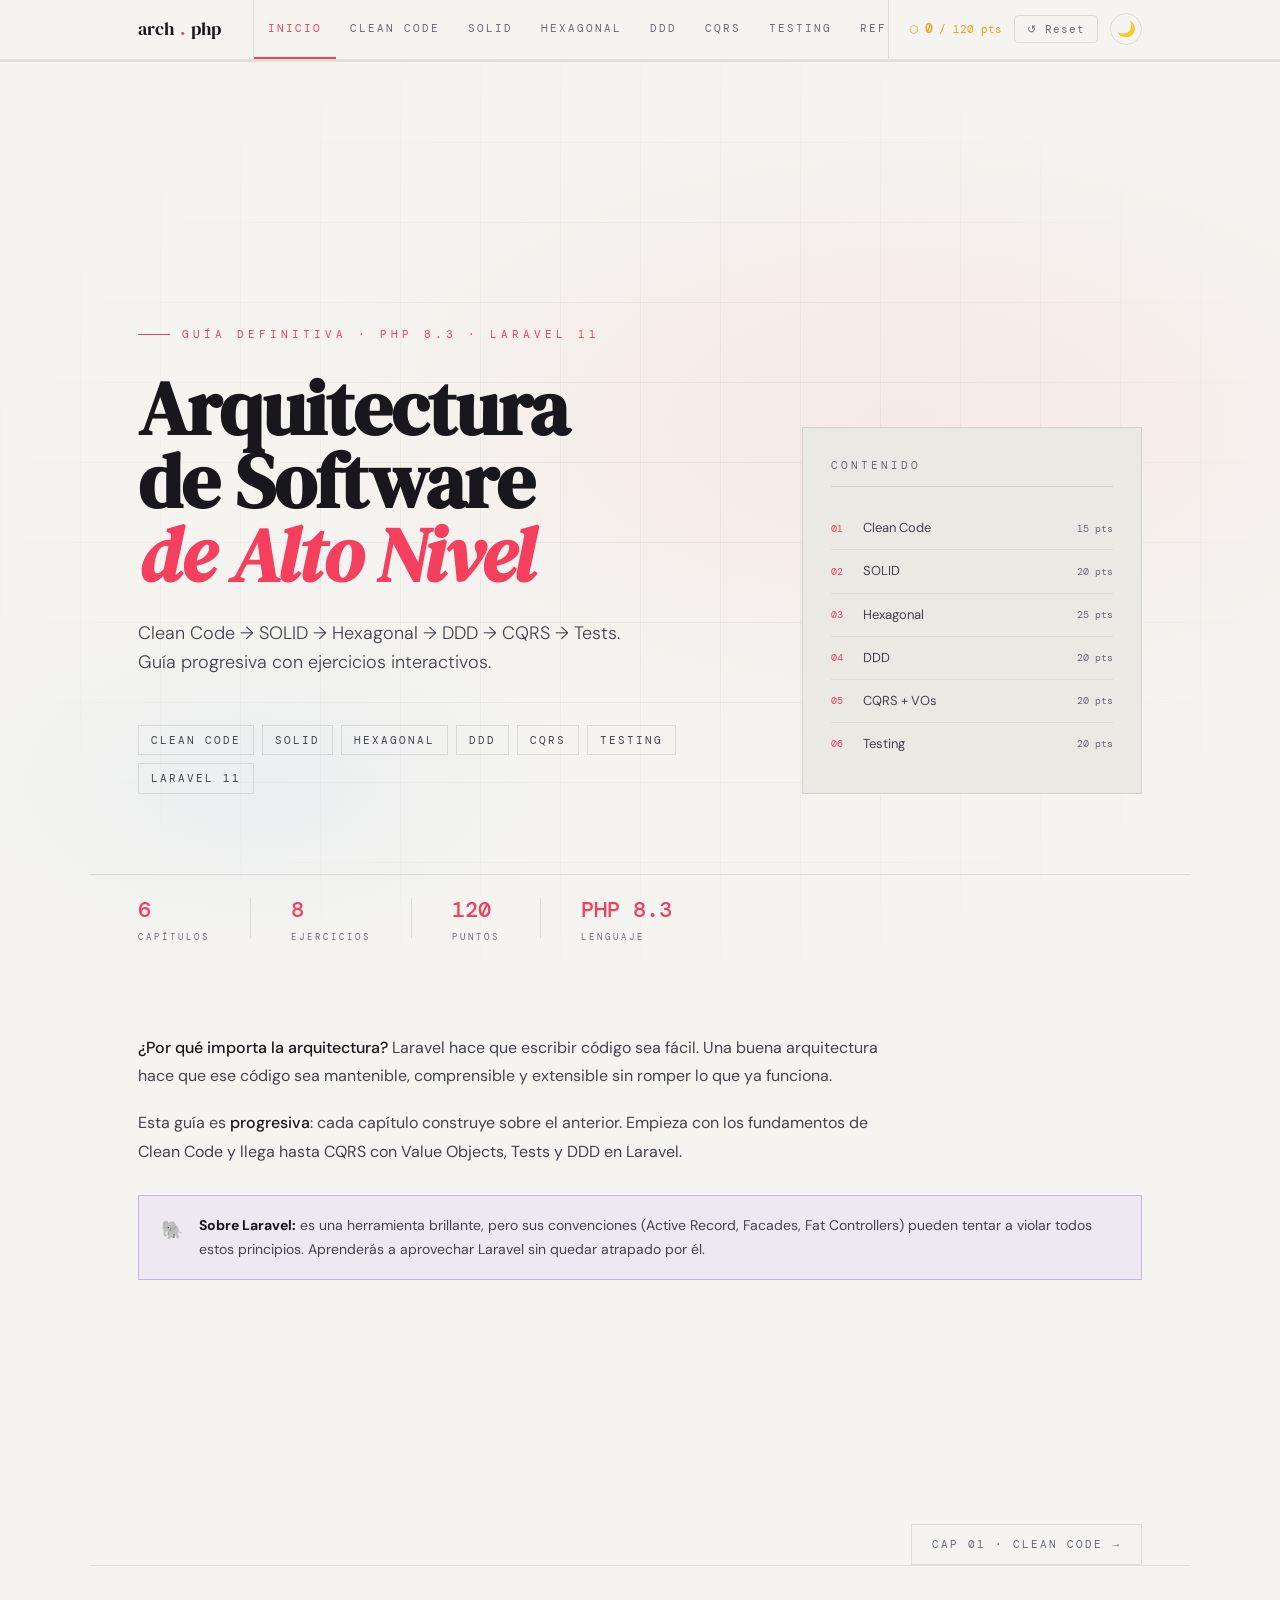
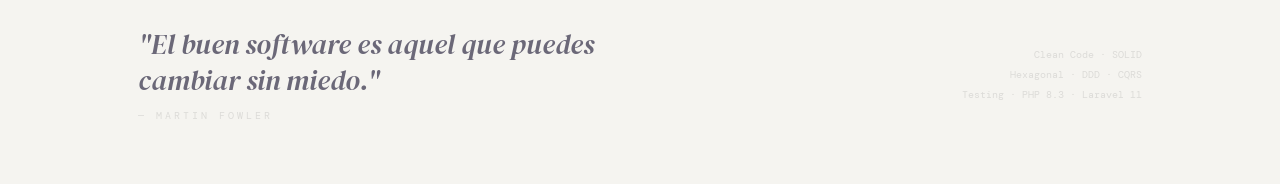
<file: index.html>
<!DOCTYPE html>
<html lang="es">
<head>
<meta charset="UTF-8">
<meta name="viewport" content="width=device-width, initial-scale=1.0">
<title>Inicio · Arquitectura PHP</title>
<link href="https://fonts.googleapis.com/css2?family=DM+Serif+Display:ital@0;1&family=DM+Mono:wght@300;400;500&family=DM+Sans:ital,wght@0,300;0,400;0,500;1,300&display=swap" rel="stylesheet">
<link rel="stylesheet" href="shared.css">
<style>
    .pager { max-width: 1100px; margin: 0 auto; padding: 48px 48px 0; display: flex; justify-content: space-between; align-items: center; }
    .pager-btn { font-family: var(--mono); font-size: 11px; letter-spacing: 2px; text-transform: uppercase; color: var(--muted); text-decoration: none; padding: 10px 20px; border: 1px solid var(--line); transition: all .2s; }
    .pager-btn:hover { color: var(--paper); border-color: var(--r); }
    @media (max-width: 600px) { .pager { padding: 32px 24px 0; } .pager-btn { font-size: 10px; padding: 8px 14px; } }
</style>
<script>
(function(){const t=localStorage.getItem('arq_php_theme')||(window.matchMedia('(prefers-color-scheme: light)').matches?'light':'dark');document.documentElement.setAttribute('data-theme',t);})();
</script>
</head>
<body>
  <nav class="topnav" id="topnav">
    <div class="topnav-inner">
      <div class="nav-logo" onclick="location.href='index.html'" style="cursor:pointer">arch<span>.</span>php</div>
      <div class="nav-links">
        <a href="index.html">Inicio</a>
        <a href="cap1.html">Clean Code</a>
        <a href="cap2.html">SOLID</a>
        <a href="cap3.html">Hexagonal</a>
        <a href="cap4.html">DDD</a>
        <a href="cap5.html">CQRS</a>
        <a href="cap6.html">Testing</a>
        <a href="referencia.html">Referencia</a>
      </div>
      <div class="nav-right">
        <div class="score-chip">⬡ <span class="score-chip-val" id="scoreDisplay">0</span> / 120 pts</div>
        <button class="btn-reset-all" onclick="resetAll()">↺ Reset</button>
        <button class="theme-toggle" id="themeToggle" onclick="toggleTheme()" title="Cambiar tema">☀️</button>
      </div>
    </div>
  </nav>
  <div class="progress-rail"><div class="progress-fill" id="pFill"></div></div>

  <!-- HERO -->
  <section class="hero">
    <div class="hero-bg"></div>
    <div class="hero-grid"></div>
    <div class="hero-inner">
      <div>
        <div class="hero-label">Guía Definitiva · PHP 8.3 · Laravel 11</div>
        <h1 class="hero-title">Arquitectura<br>de Software<br><em>de Alto Nivel</em></h1>
        <p class="hero-sub">Clean Code → SOLID → Hexagonal → DDD → CQRS → Tests.<br>Guía progresiva con ejercicios
          interactivos.</p>
        <div class="hero-tags">
          <span class="tag">Clean Code</span><span class="tag">SOLID</span><span class="tag">Hexagonal</span>
          <span class="tag">DDD</span><span class="tag">CQRS</span><span class="tag">Testing</span><span
            class="tag">Laravel 11</span>
        </div>
      </div>
      <div class="hero-panel">
        <div class="panel-title">Contenido</div>
        <ul class="chapter-list">
          <li role="button" tabindex="0" onclick="location.href='cap1.html'"
            onkeydown="if(event.key==='Enter') location.href='cap1.html'"><span class="ch-num">01</span>Clean Code<span
              class="ch-pts">15 pts</span></li>
          <li role="button" tabindex="0" onclick="location.href='cap2.html'"
            onkeydown="if(event.key==='Enter') location.href='cap2.html'"><span class="ch-num">02</span>SOLID<span
              class="ch-pts">20 pts</span></li>
          <li role="button" tabindex="0" onclick="location.href='cap3.html'"
            onkeydown="if(event.key==='Enter') location.href='cap3.html'"><span class="ch-num">03</span>Hexagonal<span
              class="ch-pts">25 pts</span></li>
          <li role="button" tabindex="0" onclick="location.href='cap4.html'"
            onkeydown="if(event.key==='Enter') location.href='cap4.html'"><span class="ch-num">04</span>DDD<span
              class="ch-pts">20 pts</span></li>
          <li role="button" tabindex="0" onclick="location.href='cap5.html'"
            onkeydown="if(event.key==='Enter') location.href='cap5.html'"><span class="ch-num">05</span>CQRS + VOs<span
              class="ch-pts">20 pts</span></li>
          <li role="button" tabindex="0" onclick="location.href='cap6.html'"
            onkeydown="if(event.key==='Enter') location.href='cap6.html'"><span class="ch-num">06</span>Testing<span
              class="ch-pts">20 pts</span></li>
        </ul>
      </div>
    </div>
    <div style="max-width:1100px;margin:0 auto;width:100%">
      <div class="hero-bar">
        <div class="bar-stat"><span class="bar-stat-val">6</span><span class="bar-stat-lbl">Capítulos</span></div>
        <div class="bar-div"></div>
        <div class="bar-stat"><span class="bar-stat-val">8</span><span class="bar-stat-lbl">Ejercicios</span></div>
        <div class="bar-div"></div>
        <div class="bar-stat"><span class="bar-stat-val">120</span><span class="bar-stat-lbl">Puntos</span></div>
        <div class="bar-div"></div>
        <div class="bar-stat"><span class="bar-stat-val">PHP 8.3</span><span class="bar-stat-lbl">Lenguaje</span></div>
      </div>
    </div>
  </section>


  <div class="page">
    <section id="intro" style="padding:72px 0 48px">
      <div class="prose">
        <p><strong>¿Por qué importa la arquitectura?</strong> Laravel hace que escribir código sea fácil. Una buena
          arquitectura hace que ese código sea mantenible, comprensible y extensible sin romper lo que ya funciona.</p>
        <p>Esta guía es <strong>progresiva</strong>: cada capítulo construye sobre el anterior. Empieza con los
          fundamentos de Clean Code y llega hasta CQRS con Value Objects, Tests y DDD en Laravel.</p>
      </div>
      <div class="callout php"><span class="callout-icon">🐘</span>
        <div><strong>Sobre Laravel:</strong> es una herramienta brillante, pero sus convenciones (Active Record,
          Facades, Fat Controllers) pueden tentar a violar todos estos principios. Aprenderás a aprovechar Laravel sin
          quedar atrapado por él.</div>
      </div>
    </section>


  </div>
  <div class="pager"><span></span><a class="pager-btn" href="cap1.html">Cap 01 · Clean Code →</a></div>

  <footer>
    <div>
      <div class="footer-quote">"El buen software es aquel que puedes cambiar sin miedo."</div>
      <div class="footer-by">— Martin Fowler</div>
    </div>
    <div style="font-family:var(--mono);font-size:10px;color:var(--line);text-align:right;line-height:2">
      Clean Code · SOLID<br>Hexagonal · DDD · CQRS<br>Testing · PHP 8.3 · Laravel 11
    </div>
  </footer>
<script src="shared.js"></script>
<script>
function resetPageExercises() {}
</script>
</body>
</html>
</file>
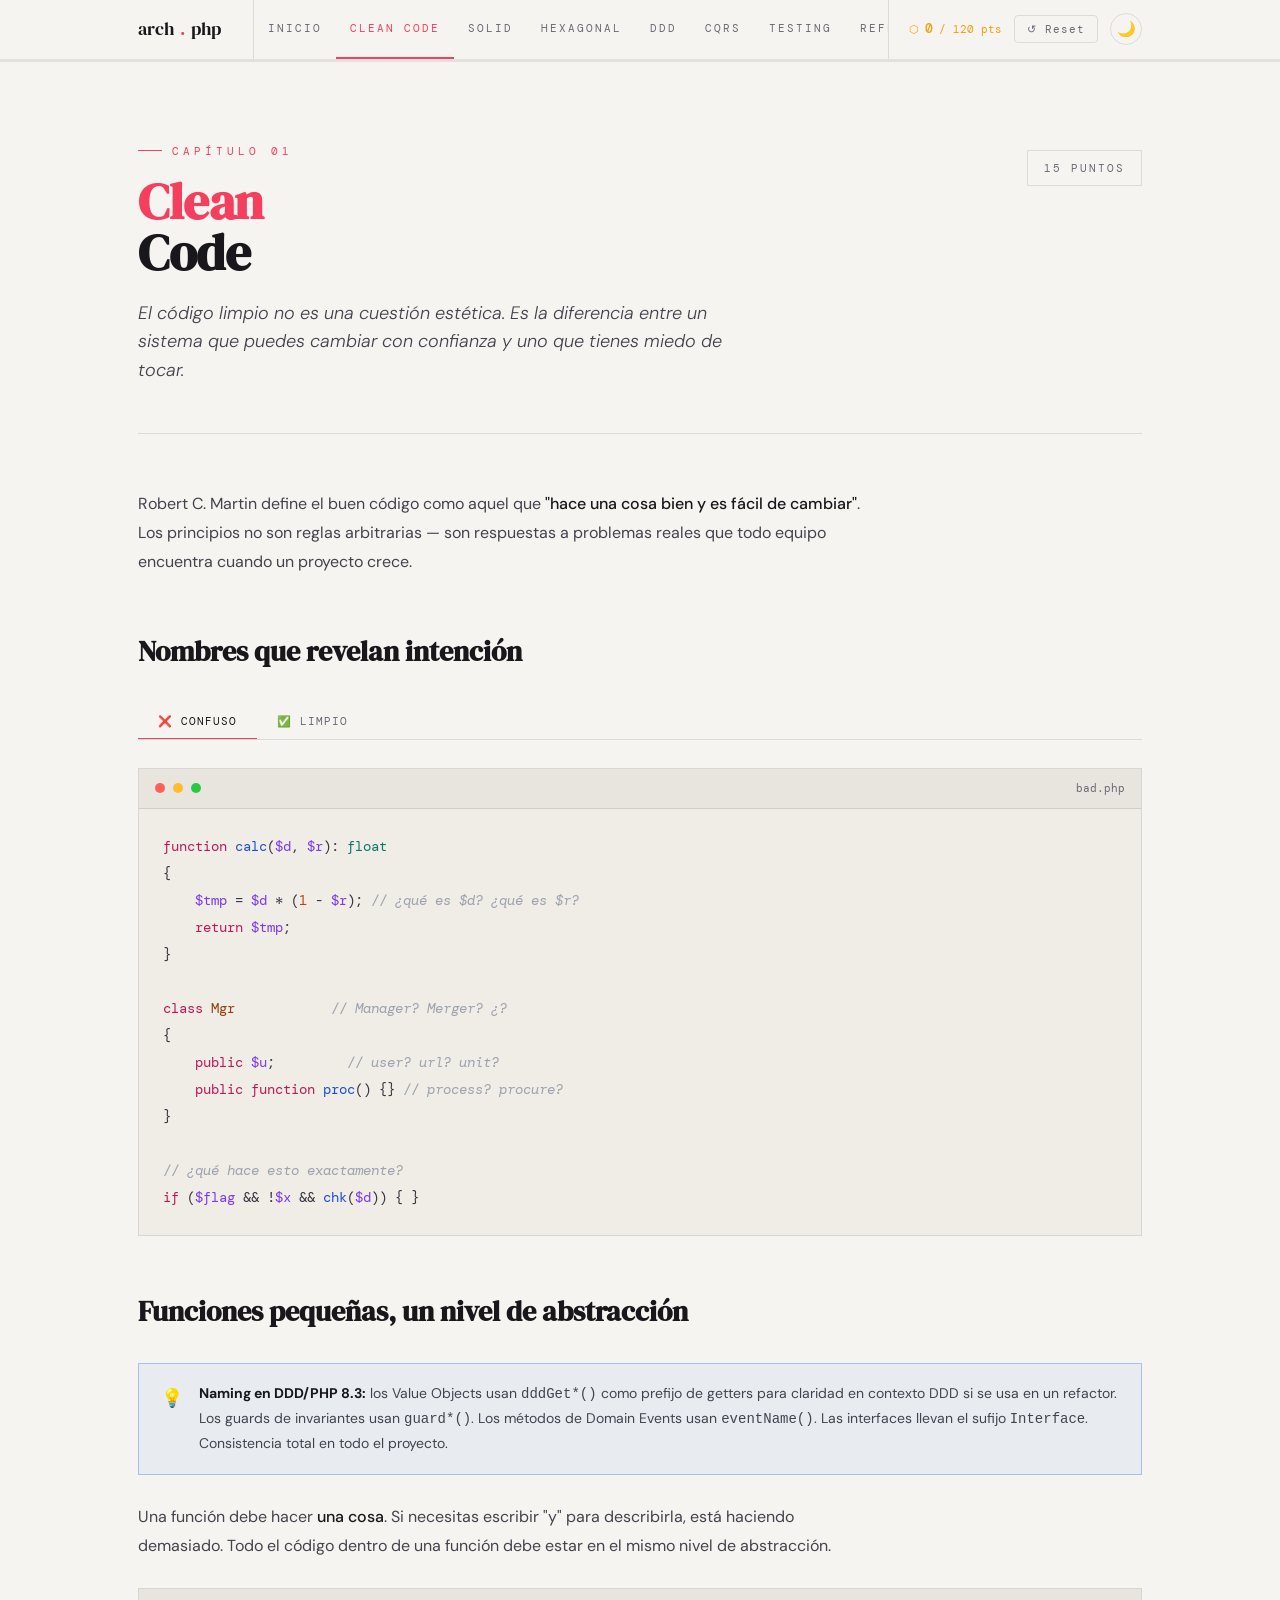
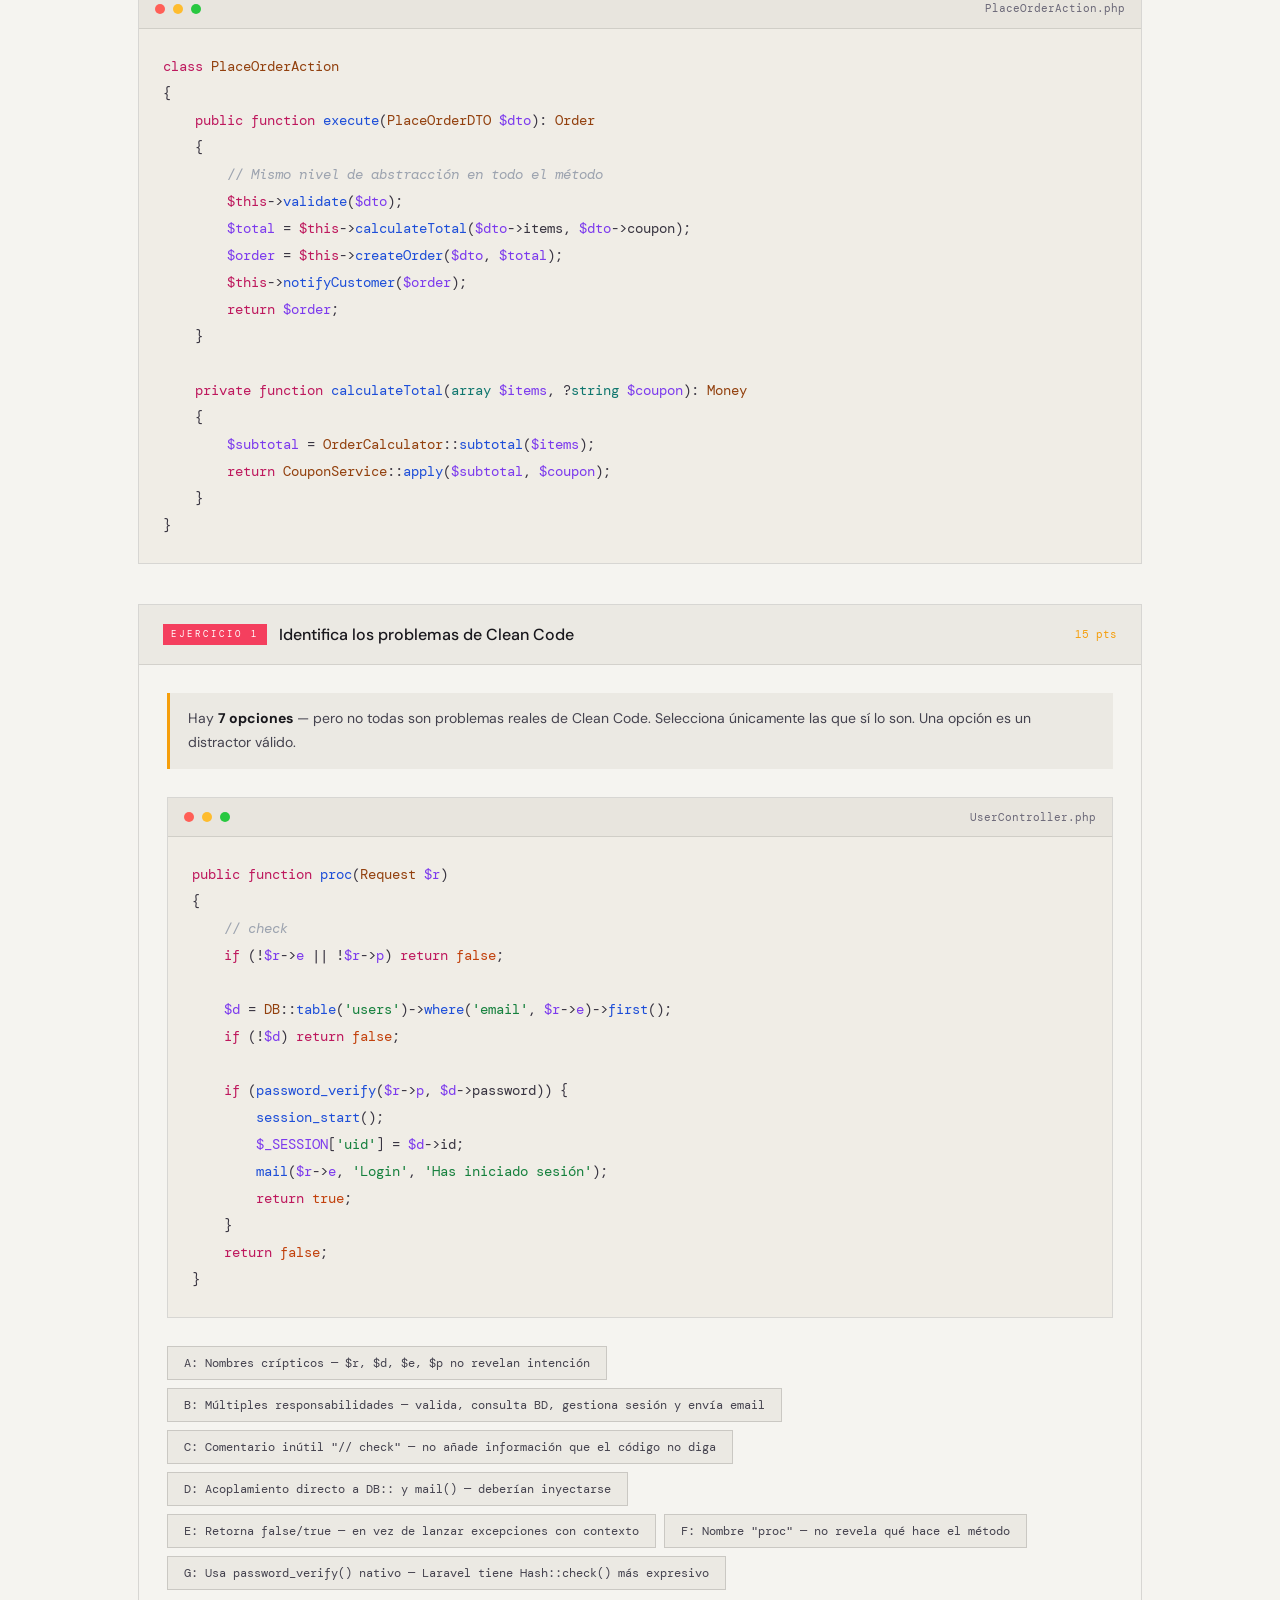
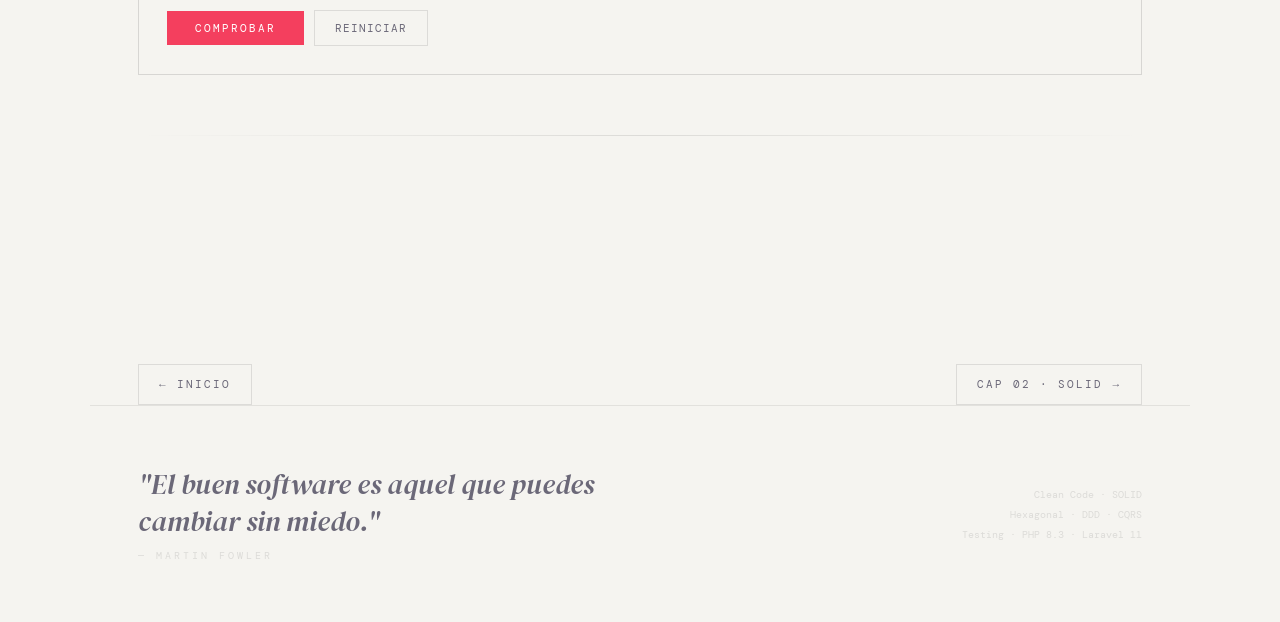
<file: cap1.html>
<!DOCTYPE html>
<html lang="es">
<head>
<meta charset="UTF-8">
<meta name="viewport" content="width=device-width, initial-scale=1.0">
<title>Cap 01 · Clean Code · Arquitectura PHP</title>
<link href="https://fonts.googleapis.com/css2?family=DM+Serif+Display:ital@0;1&family=DM+Mono:wght@300;400;500&family=DM+Sans:ital,wght@0,300;0,400;0,500;1,300&display=swap" rel="stylesheet">
<link rel="stylesheet" href="shared.css">
<style>
    .pager { max-width: 1100px; margin: 0 auto; padding: 48px 48px 0; display: flex; justify-content: space-between; align-items: center; }
    .pager-btn { font-family: var(--mono); font-size: 11px; letter-spacing: 2px; text-transform: uppercase; color: var(--muted); text-decoration: none; padding: 10px 20px; border: 1px solid var(--line); transition: all .2s; }
    .pager-btn:hover { color: var(--paper); border-color: var(--r); }
    @media (max-width: 600px) { .pager { padding: 32px 24px 0; } .pager-btn { font-size: 10px; padding: 8px 14px; } }
</style>
<script>
(function(){const t=localStorage.getItem('arq_php_theme')||(window.matchMedia('(prefers-color-scheme: light)').matches?'light':'dark');document.documentElement.setAttribute('data-theme',t);})();
</script>
</head>
<body>
  <nav class="topnav" id="topnav">
    <div class="topnav-inner">
      <div class="nav-logo" onclick="location.href='index.html'" style="cursor:pointer">arch<span>.</span>php</div>
      <div class="nav-links">
        <a href="index.html">Inicio</a>
        <a href="cap1.html">Clean Code</a>
        <a href="cap2.html">SOLID</a>
        <a href="cap3.html">Hexagonal</a>
        <a href="cap4.html">DDD</a>
        <a href="cap5.html">CQRS</a>
        <a href="cap6.html">Testing</a>
        <a href="referencia.html">Referencia</a>
      </div>
      <div class="nav-right">
        <div class="score-chip">⬡ <span class="score-chip-val" id="scoreDisplay">0</span> / 120 pts</div>
        <button class="btn-reset-all" onclick="resetAll()">↺ Reset</button>
        <button class="theme-toggle" id="themeToggle" onclick="toggleTheme()" title="Cambiar tema">☀️</button>
      </div>
    </div>
  </nav>
  <div class="progress-rail"><div class="progress-fill" id="pFill"></div></div>
  <div class="page">
    <section id="cleancode">
      <div class="ch-header">
        <div>
          <div class="ch-meta">Capítulo 01</div>
          <h2 class="ch-h2"><span class="ac-r">Clean</span><br>Code</h2>
          <p class="ch-lead">El código limpio no es una cuestión estética. Es la diferencia entre un sistema que puedes
            cambiar con confianza y uno que tienes miedo de tocar.</p>
        </div>
        <div class="ch-badge">15 puntos</div>
      </div>

      <div class="prose">
        <p>Robert C. Martin define el buen código como aquel que <strong>"hace una cosa bien y es fácil de
            cambiar"</strong>. Los principios no son reglas arbitrarias — son respuestas a problemas reales que todo
          equipo encuentra cuando un proyecto crece.</p>
      </div>

      <h3 class="sec-title">Nombres que revelan intención</h3>
      <div class="tabs">
        <div class="tab-bar">
          <button class="tab-btn on" onclick="tab(this,'cc-bad')">❌ Confuso</button>
          <button class="tab-btn" onclick="tab(this,'cc-good')">✅ Limpio</button>
        </div>
        <div class="tab-pane on" id="cc-bad">
          <div class="code-block">
            <div class="code-bar">
              <div class="dot"></div>
              <div class="dot"></div>
              <div class="dot"></div><span class="code-fname">bad.php</span>
            </div>
            <pre><span class="kw">function</span> <span class="fn">calc</span>(<span class="pr">$d</span>, <span class="pr">$r</span>): <span class="ph">float</span>
{
    <span class="pr">$tmp</span> = <span class="pr">$d</span> * (<span class="nm">1</span> - <span class="pr">$r</span>); <span class="cm">// ¿qué es $d? ¿qué es $r?</span>
    <span class="kw">return</span> <span class="pr">$tmp</span>;
}

<span class="kw">class</span> <span class="cl">Mgr</span>            <span class="cm">// Manager? Merger? ¿?</span>
{
    <span class="kw">public</span> <span class="pr">$u</span>;         <span class="cm">// user? url? unit?</span>
    <span class="kw">public function</span> <span class="fn">proc</span>() {} <span class="cm">// process? procure?</span>
}

<span class="cm">// ¿qué hace esto exactamente?</span>
<span class="kw">if</span> (<span class="pr">$flag</span> && !<span class="pr">$x</span> && <span class="fn">chk</span>(<span class="pr">$d</span>)) { }</pre>
          </div>
        </div>
        <div class="tab-pane" id="cc-good">
          <div class="code-block">
            <div class="code-bar">
              <div class="dot"></div>
              <div class="dot"></div>
              <div class="dot"></div><span class="code-fname">clean.php</span>
            </div>
            <pre><span class="kw">function</span> <span class="fn">applyDiscount</span>(<span class="ph">float</span> <span class="pr">$originalPrice</span>, <span class="ph">float</span> <span class="pr">$discountRate</span>): <span class="ph">float</span>
{
    <span class="kw">return</span> <span class="pr">$originalPrice</span> * (<span class="nm">1</span> - <span class="pr">$discountRate</span>);
}

<span class="kw">class</span> <span class="cl">OrderManager</span>
{
    <span class="kw">public</span> <span class="cl">User</span> <span class="pr">$assignedUser</span>;
    <span class="kw">public function</span> <span class="fn">processPayment</span>(<span class="cl">Payment</span> <span class="pr">$payment</span>) {}
}

<span class="cm">// la intención es cristalina:</span>
<span class="kw">if</span> (<span class="pr">$userIsActive</span> && !<span class="pr">$orderIsExpired</span> && <span class="fn">hasValidPaymentMethod</span>(<span class="pr">$user</span>)) { }</pre>
          </div>
        </div>
      </div>

      <h3 class="sec-title">Funciones pequeñas, un nivel de abstracción</h3>
      <div class="callout info"><span class="callout-icon">💡</span>
        <div><strong>Naming en DDD/PHP 8.3:</strong> los Value Objects usan <code>dddGet*()</code> como prefijo de getters para claridad en contexto DDD si se usa en un refactor. Los guards de invariantes usan <code>guard*()</code>. Los métodos de Domain Events usan <code>eventName()</code>. Las interfaces llevan el sufijo <code>Interface</code>. Consistencia total en todo el proyecto.</div>
      </div>
      <div class="prose">
        <p>Una función debe hacer <strong>una cosa</strong>. Si necesitas escribir "y" para describirla, está haciendo
          demasiado. Todo el código dentro de una función debe estar en el mismo nivel de abstracción.</p>
      </div>
      <div class="code-block">
        <div class="code-bar">
          <div class="dot"></div>
          <div class="dot"></div>
          <div class="dot"></div><span class="code-fname">PlaceOrderAction.php</span>
        </div>
        <pre><span class="kw">class</span> <span class="cl">PlaceOrderAction</span>
{
    <span class="kw">public function</span> <span class="fn">execute</span>(<span class="cl">PlaceOrderDTO</span> <span class="pr">$dto</span>): <span class="cl">Order</span>
    {
        <span class="cm">// Mismo nivel de abstracción en todo el método</span>
        <span class="kw">$this</span>-><span class="fn">validate</span>(<span class="pr">$dto</span>);
        <span class="pr">$total</span> = <span class="kw">$this</span>-><span class="fn">calculateTotal</span>(<span class="pr">$dto</span>->items, <span class="pr">$dto</span>->coupon);
        <span class="pr">$order</span> = <span class="kw">$this</span>-><span class="fn">createOrder</span>(<span class="pr">$dto</span>, <span class="pr">$total</span>);
        <span class="kw">$this</span>-><span class="fn">notifyCustomer</span>(<span class="pr">$order</span>);
        <span class="kw">return</span> <span class="pr">$order</span>;
    }

    <span class="kw">private function</span> <span class="fn">calculateTotal</span>(<span class="ph">array</span> <span class="pr">$items</span>, ?<span class="ph">string</span> <span class="pr">$coupon</span>): <span class="cl">Money</span>
    {
        <span class="pr">$subtotal</span> = <span class="cl">OrderCalculator</span>::<span class="fn">subtotal</span>(<span class="pr">$items</span>);
        <span class="kw">return</span> <span class="cl">CouponService</span>::<span class="fn">apply</span>(<span class="pr">$subtotal</span>, <span class="pr">$coupon</span>);
    }
}</pre>
      </div>

      <!-- EX 1 -->
      <div class="ex-wrap" id="ex1">
        <div class="ex-head"><span class="ex-tag">Ejercicio 1</span><span class="ex-title-text">Identifica los problemas
            de Clean Code</span><span class="ex-pts">15 pts</span></div>
        <div class="ex-body">
          <div class="ex-desc">Hay <strong>7 opciones</strong> — pero no todas son problemas reales de Clean Code.
            Selecciona únicamente las que sí lo son. Una opción es un distractor válido.</div>
          <div class="code-block">
            <div class="code-bar">
              <div class="dot"></div>
              <div class="dot"></div>
              <div class="dot"></div><span class="code-fname">UserController.php</span>
            </div>
            <pre><span class="kw">public function</span> <span class="fn">proc</span>(<span class="cl">Request</span> <span class="pr">$r</span>)
{
    <span class="cm">// check</span>
    <span class="kw">if</span> (!<span class="pr">$r</span>-><span class="pr">e</span> || !<span class="pr">$r</span>-><span class="pr">p</span>) <span class="kw">return</span> <span class="nm">false</span>;

    <span class="pr">$d</span> = <span class="cl">DB</span>::<span class="fn">table</span>(<span class="str">'users'</span>)-><span class="fn">where</span>(<span class="str">'email'</span>, <span class="pr">$r</span>-><span class="pr">e</span>)-><span class="fn">first</span>();
    <span class="kw">if</span> (!<span class="pr">$d</span>) <span class="kw">return</span> <span class="nm">false</span>;

    <span class="kw">if</span> (<span class="fn">password_verify</span>(<span class="pr">$r</span>-><span class="pr">p</span>, <span class="pr">$d</span>->password)) {
        <span class="fn">session_start</span>();
        <span class="pr">$_SESSION</span>[<span class="str">'uid'</span>] = <span class="pr">$d</span>->id;
        <span class="fn">mail</span>(<span class="pr">$r</span>-><span class="pr">e</span>, <span class="str">'Login'</span>, <span class="str">'Has iniciado sesión'</span>);
        <span class="kw">return</span> <span class="nm">true</span>;
    }
    <span class="kw">return</span> <span class="nm">false</span>;
}</pre>
          </div>
          <div class="opt-grid" id="ex1opts">
            <button class="opt-btn" data-v="A" onclick="toggleOpt('ex1opts',this)">A: Nombres crípticos — $r, $d, $e, $p
              no revelan intención</button>
            <button class="opt-btn" data-v="B" onclick="toggleOpt('ex1opts',this)">B: Múltiples responsabilidades —
              valida, consulta BD, gestiona sesión y envía email</button>
            <button class="opt-btn" data-v="C" onclick="toggleOpt('ex1opts',this)">C: Comentario inútil "// check" — no
              añade información que el código no diga</button>
            <button class="opt-btn" data-v="D" onclick="toggleOpt('ex1opts',this)">D: Acoplamiento directo a DB:: y
              mail() — deberían inyectarse</button>
            <button class="opt-btn" data-v="E" onclick="toggleOpt('ex1opts',this)">E: Retorna false/true — en vez de
              lanzar excepciones con contexto</button>
            <button class="opt-btn" data-v="F" onclick="toggleOpt('ex1opts',this)">F: Nombre "proc" — no revela qué hace
              el método</button>
            <button class="opt-btn" data-v="G" onclick="toggleOpt('ex1opts',this)">G: Usa password_verify() nativo —
              Laravel tiene Hash::check() más expresivo</button>
          </div>
          <div class="ex-actions">
            <button class="btn-check"
              onclick="checkMulti('ex1opts',['A','B','C','D','E','F'],'ex1fb',15,'ex1')">Comprobar</button>
            <button class="btn-reset" onclick="resetMulti('ex1opts','ex1fb')">Reiniciar</button>
          </div>
          <div class="ex-fb" id="ex1fb"></div>
        </div>
      </div>
    </section>

    <div class="sep"></div>

  </div>
  <div class="pager"><a class="pager-btn" href="index.html">← Inicio</a><a class="pager-btn" href="cap2.html">Cap 02 · SOLID →</a></div>

  <footer>
    <div>
      <div class="footer-quote">"El buen software es aquel que puedes cambiar sin miedo."</div>
      <div class="footer-by">— Martin Fowler</div>
    </div>
    <div style="font-family:var(--mono);font-size:10px;color:var(--line);text-align:right;line-height:2">
      Clean Code · SOLID<br>Hexagonal · DDD · CQRS<br>Testing · PHP 8.3 · Laravel 11
    </div>
  </footer>
<script src="shared.js"></script>
<script>
// ════ EX1 — multi-select ════
    function toggleOpt(gridId, btn) { if (btn.classList.contains('ok') || btn.classList.contains('bad')) return; btn.classList.toggle('sel'); }
    function checkMulti(gridId, correctAnswers, fbId, pts, exId) {
      const grid = document.getElementById(gridId);
      const sel = Array.from(grid.querySelectorAll('.opt-btn.sel')).map(b => b.dataset.v);
      const missing = correctAnswers.filter(x => !sel.includes(x));
      const extra = sel.filter(x => !correctAnswers.includes(x));
      grid.querySelectorAll('.opt-btn').forEach(b => { if (correctAnswers.includes(b.dataset.v)) b.classList.add('ok'); else if (sel.includes(b.dataset.v)) b.classList.add('bad'); });
      const fb = document.getElementById(fbId);
      const ex1hint = exId === 'ex1' && extra.includes('G') ? ' G no es Clean Code sino una preferencia de framework — password_verify() es perfectamente válido.' : '';
      if (!missing.length && !extra.length) { fb.textContent = '✓ ¡Perfecto! Has identificado todas las violaciones. Un Handler de alto nivel debe orquestar, no ejecutar infraestructura ni instanciar VOs directamente.'; fb.className = 'ex-fb show pass'; award(pts, exId); }
      else { fb.textContent = '✗ Casi. ' + (missing.length ? `Faltaban: ${missing.join(', ')}. ` : '') + (extra.length ? `No son problemas de Clean Code: ${extra.join(', ')}.` : '') + ex1hint; fb.className = 'ex-fb show fail'; }
    }
    function resetMulti(gridId, fbId) { document.getElementById(gridId).querySelectorAll('.opt-btn').forEach(b => b.className = 'opt-btn'); document.getElementById(fbId).className = 'ex-fb'; }

function resetPageExercises() {
  resetMulti('ex1opts','ex1fb');
}
</script>
</body>
</html>
</file>
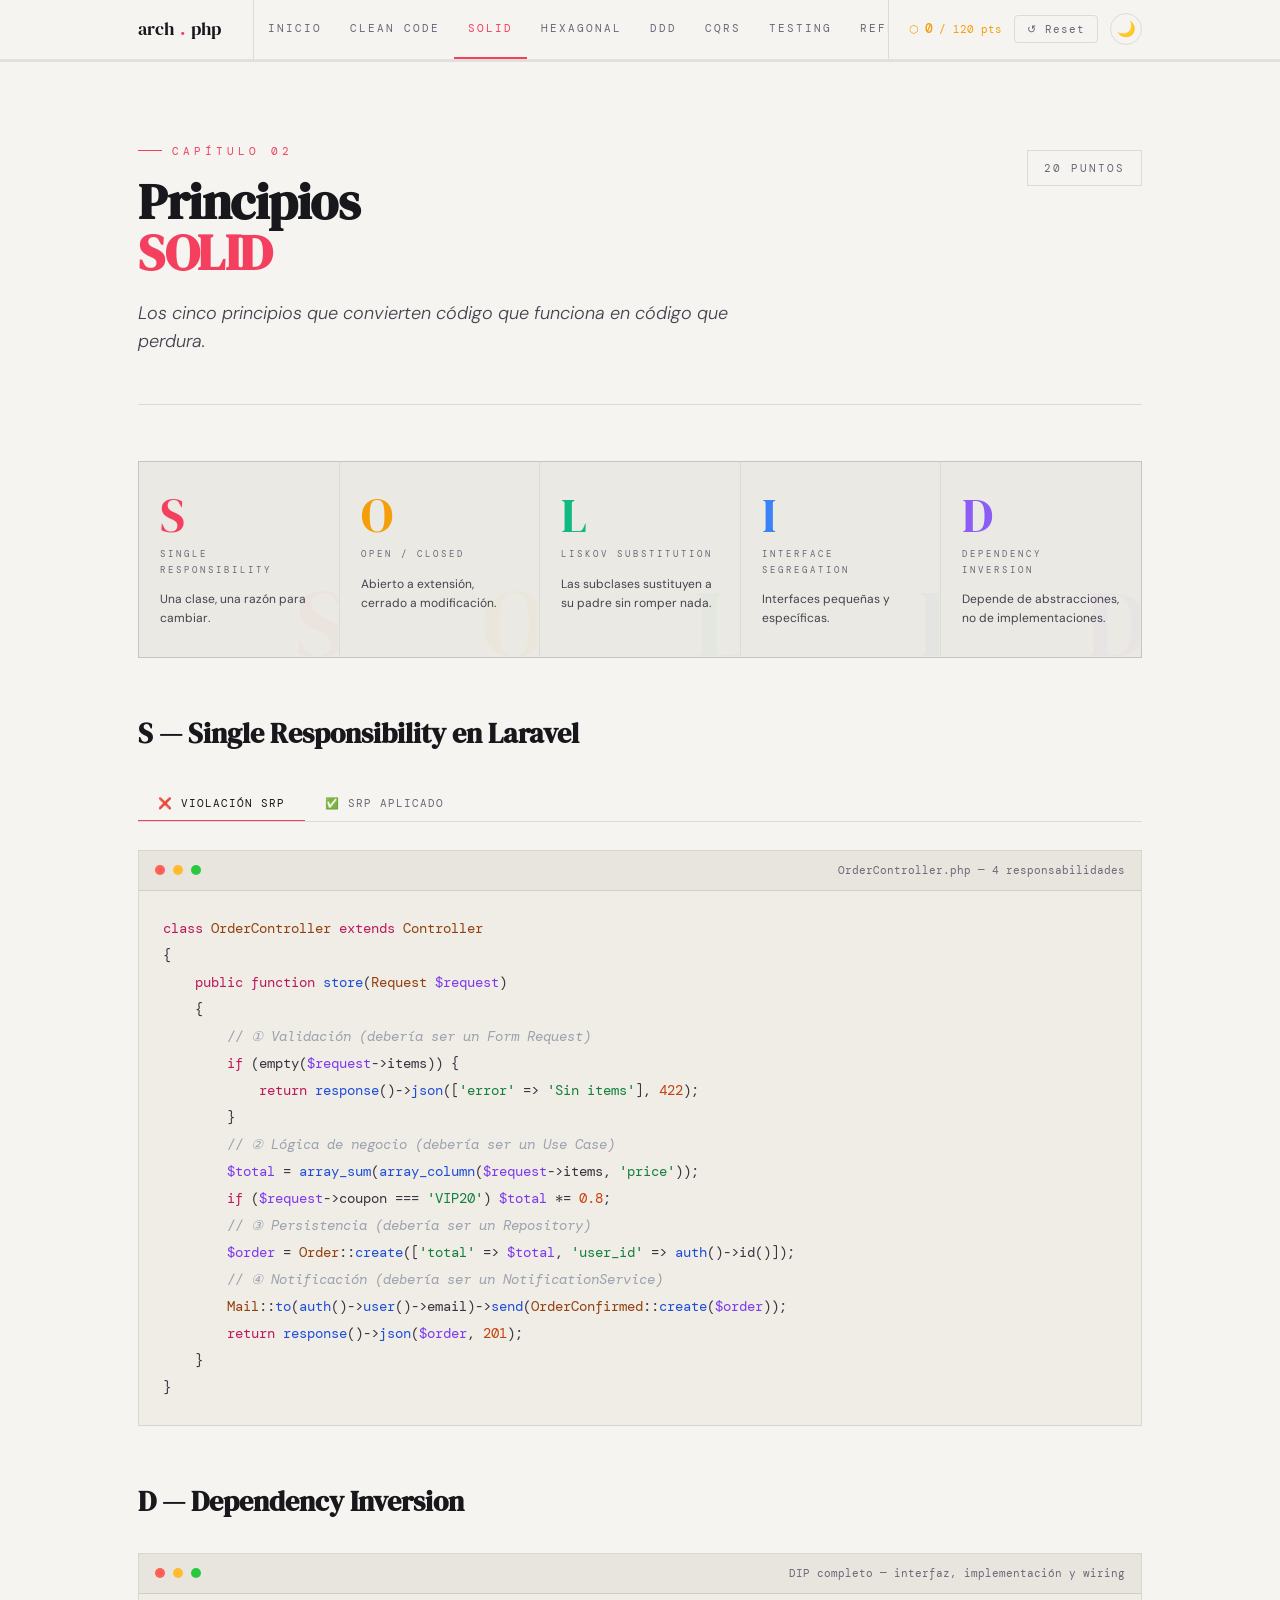
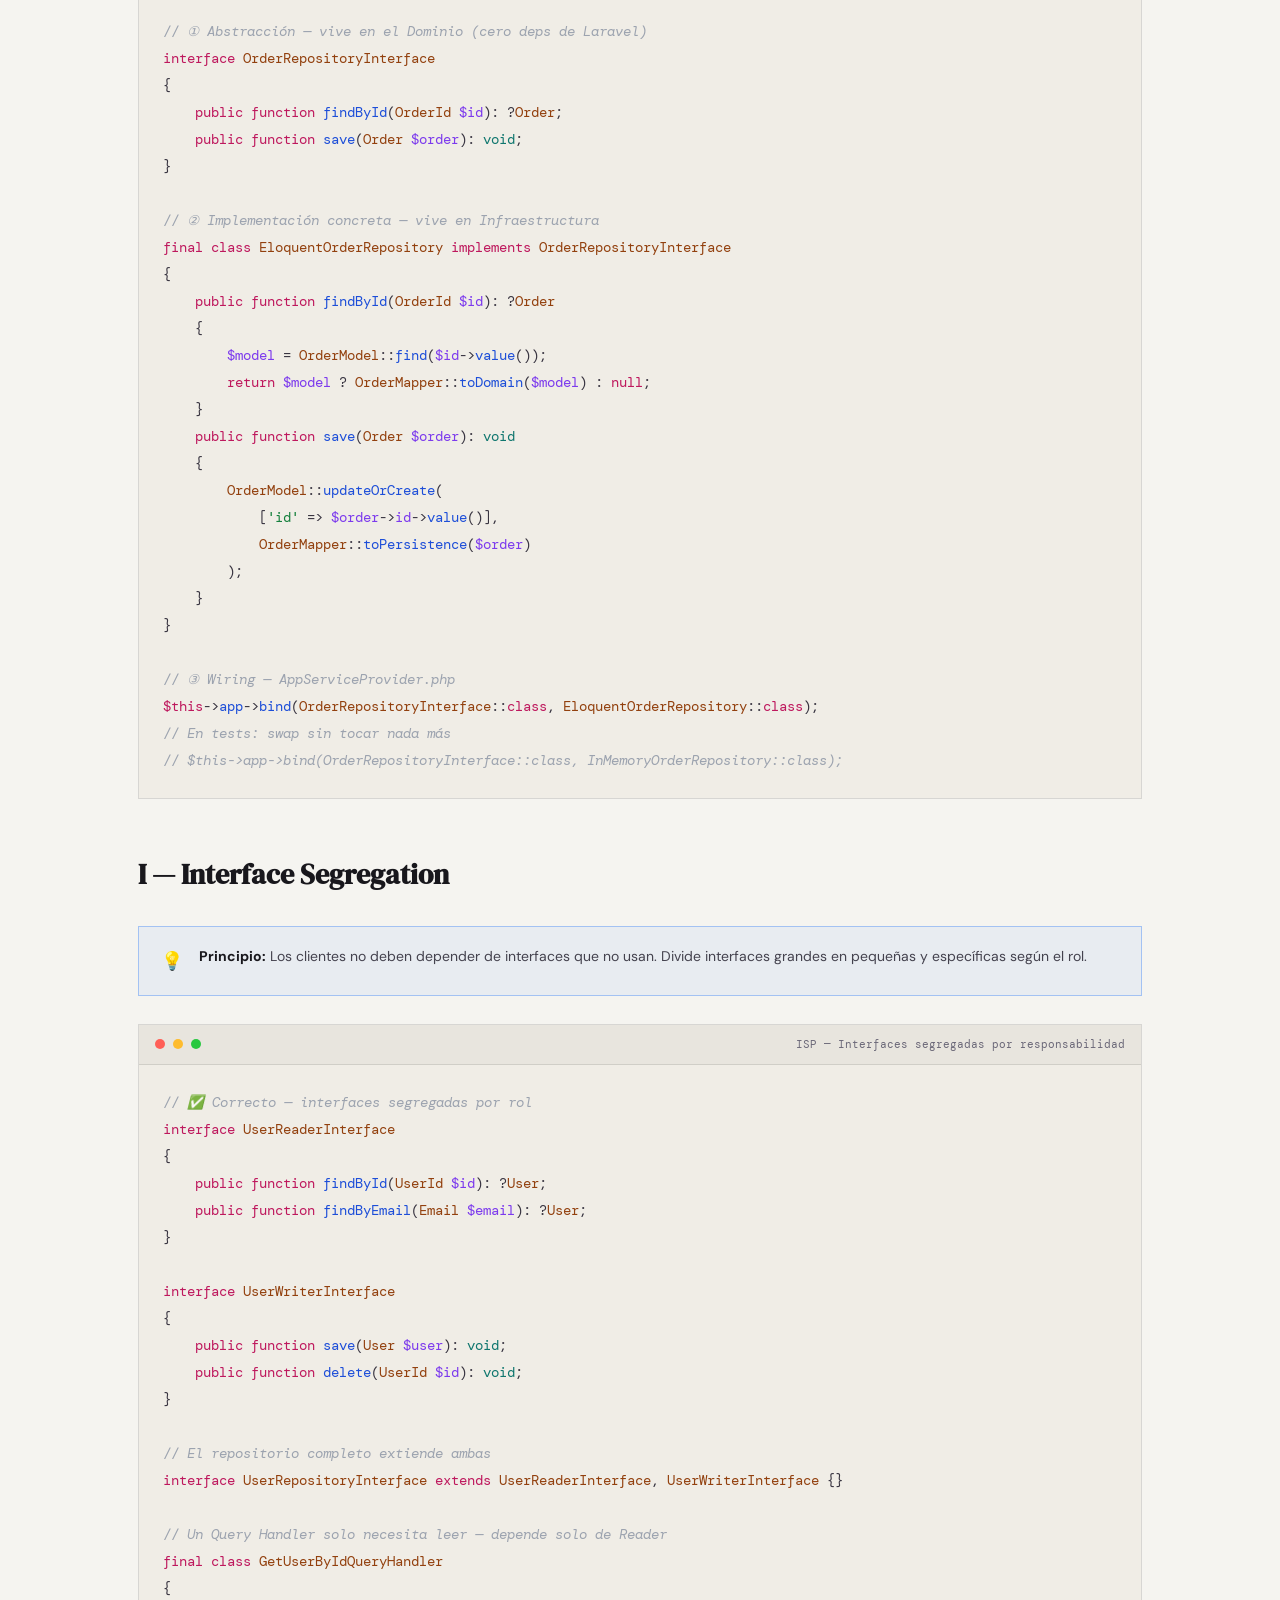
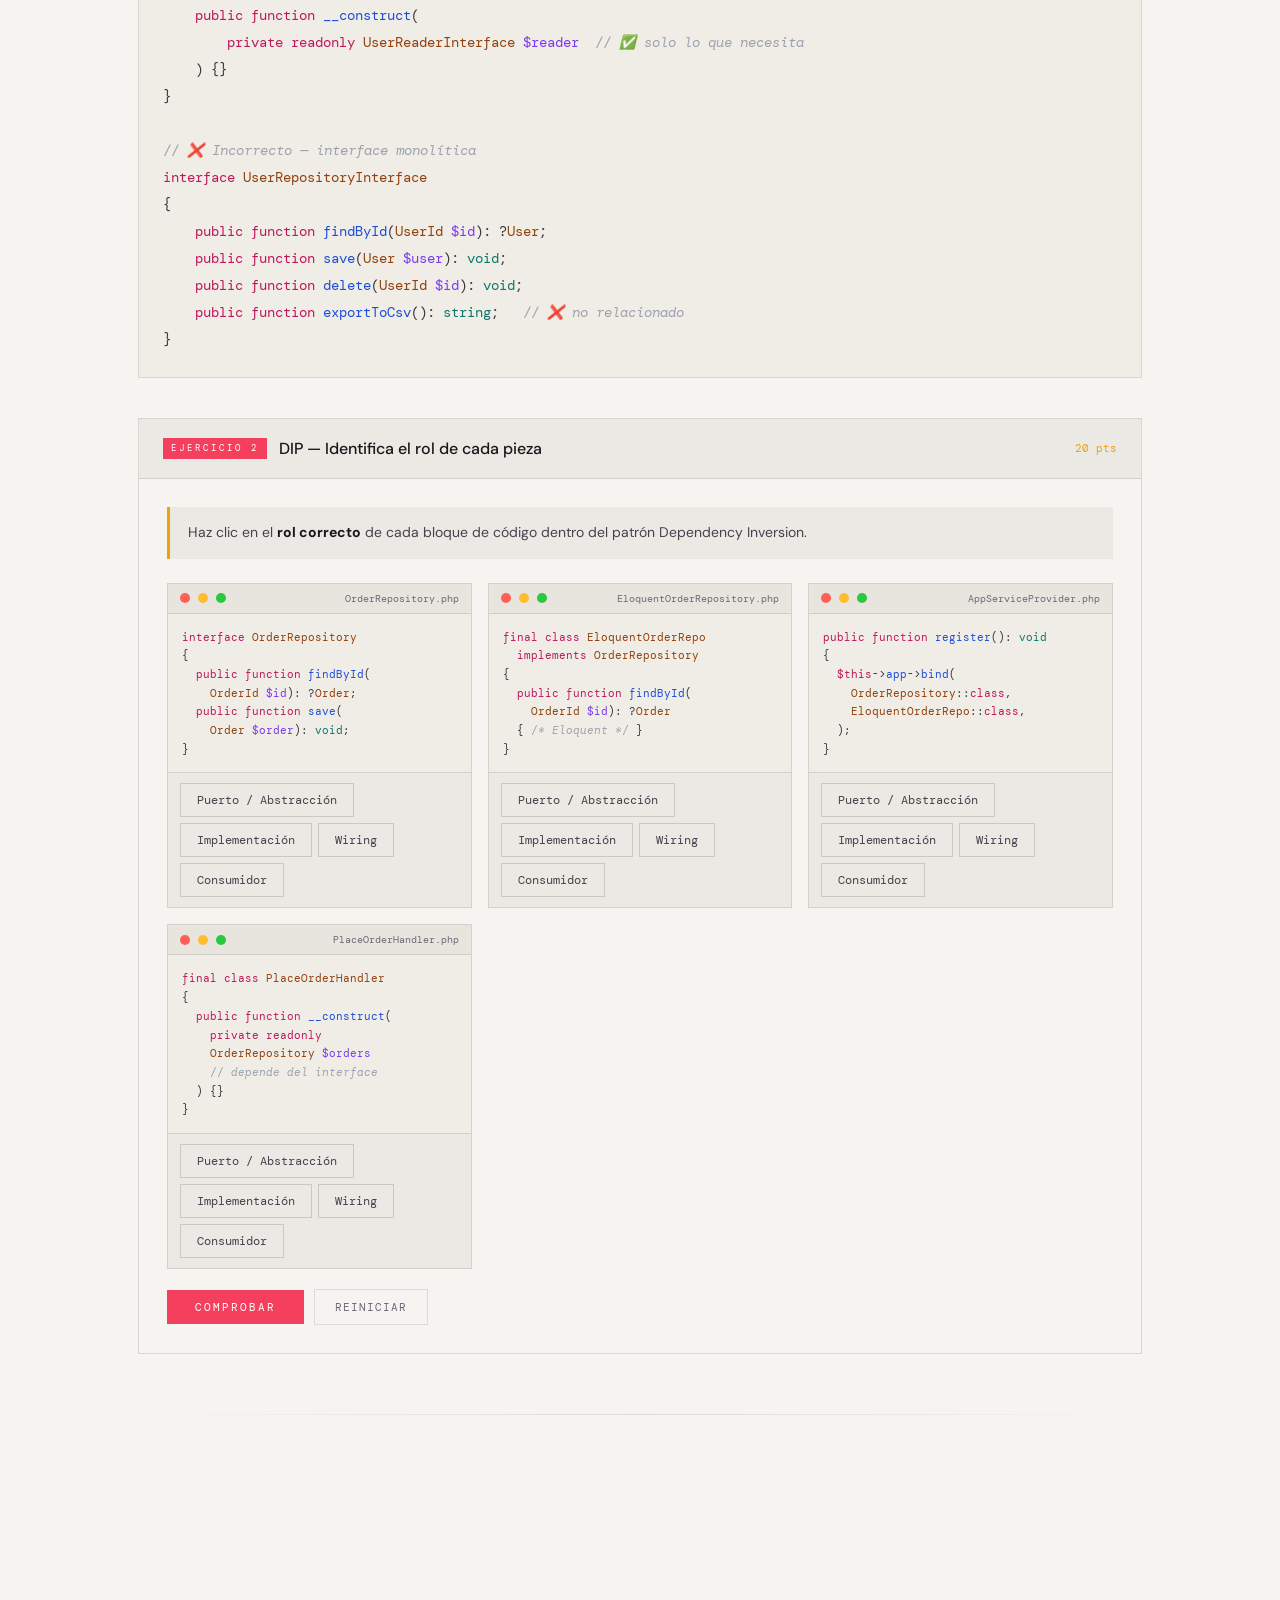
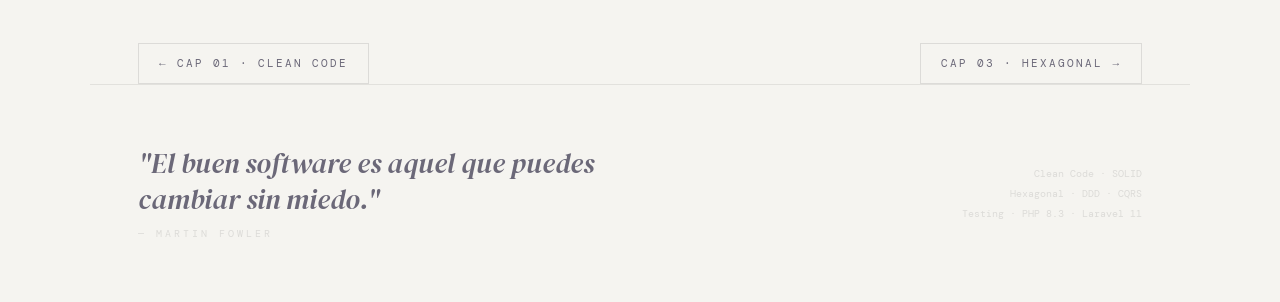
<file: cap2.html>
<!DOCTYPE html>
<html lang="es">
<head>
<meta charset="UTF-8">
<meta name="viewport" content="width=device-width, initial-scale=1.0">
<title>Cap 02 · SOLID · Arquitectura PHP</title>
<link href="https://fonts.googleapis.com/css2?family=DM+Serif+Display:ital@0;1&family=DM+Mono:wght@300;400;500&family=DM+Sans:ital,wght@0,300;0,400;0,500;1,300&display=swap" rel="stylesheet">
<link rel="stylesheet" href="shared.css">
<style>
    .pager { max-width: 1100px; margin: 0 auto; padding: 48px 48px 0; display: flex; justify-content: space-between; align-items: center; }
    .pager-btn { font-family: var(--mono); font-size: 11px; letter-spacing: 2px; text-transform: uppercase; color: var(--muted); text-decoration: none; padding: 10px 20px; border: 1px solid var(--line); transition: all .2s; }
    .pager-btn:hover { color: var(--paper); border-color: var(--r); }
    @media (max-width: 600px) { .pager { padding: 32px 24px 0; } .pager-btn { font-size: 10px; padding: 8px 14px; } }
</style>
<script>
(function(){const t=localStorage.getItem('arq_php_theme')||(window.matchMedia('(prefers-color-scheme: light)').matches?'light':'dark');document.documentElement.setAttribute('data-theme',t);})();
</script>
</head>
<body>
  <nav class="topnav" id="topnav">
    <div class="topnav-inner">
      <div class="nav-logo" onclick="location.href='index.html'" style="cursor:pointer">arch<span>.</span>php</div>
      <div class="nav-links">
        <a href="index.html">Inicio</a>
        <a href="cap1.html">Clean Code</a>
        <a href="cap2.html">SOLID</a>
        <a href="cap3.html">Hexagonal</a>
        <a href="cap4.html">DDD</a>
        <a href="cap5.html">CQRS</a>
        <a href="cap6.html">Testing</a>
        <a href="referencia.html">Referencia</a>
      </div>
      <div class="nav-right">
        <div class="score-chip">⬡ <span class="score-chip-val" id="scoreDisplay">0</span> / 120 pts</div>
        <button class="btn-reset-all" onclick="resetAll()">↺ Reset</button>
        <button class="theme-toggle" id="themeToggle" onclick="toggleTheme()" title="Cambiar tema">☀️</button>
      </div>
    </div>
  </nav>
  <div class="progress-rail"><div class="progress-fill" id="pFill"></div></div>
  <div class="page">
    <section id="solid">
      <div class="ch-header">
        <div>
          <div class="ch-meta">Capítulo 02</div>
          <h2 class="ch-h2">Principios<br><span class="ac-r">SOLID</span></h2>
          <p class="ch-lead">Los cinco principios que convierten código que funciona en código que perdura.</p>
        </div>
        <div class="ch-badge">20 puntos</div>
      </div>

      <div class="solid-grid">
        <div class="solid-card" data-l="S" style="--card-c:var(--r)">
          <div class="sc-letter">S</div>
          <div class="sc-name">Single Responsibility</div>
          <div class="sc-desc">Una clase, una razón para cambiar.</div>
        </div>
        <div class="solid-card" data-l="O" style="--card-c:var(--y)">
          <div class="sc-letter">O</div>
          <div class="sc-name">Open / Closed</div>
          <div class="sc-desc">Abierto a extensión, cerrado a modificación.</div>
        </div>
        <div class="solid-card" data-l="L" style="--card-c:var(--g)">
          <div class="sc-letter">L</div>
          <div class="sc-name">Liskov Substitution</div>
          <div class="sc-desc">Las subclases sustituyen a su padre sin romper nada.</div>
        </div>
        <div class="solid-card" data-l="I" style="--card-c:var(--b)">
          <div class="sc-letter">I</div>
          <div class="sc-name">Interface Segregation</div>
          <div class="sc-desc">Interfaces pequeñas y específicas.</div>
        </div>
        <div class="solid-card" data-l="D" style="--card-c:var(--p)">
          <div class="sc-letter">D</div>
          <div class="sc-name">Dependency Inversion</div>
          <div class="sc-desc">Depende de abstracciones, no de implementaciones.</div>
        </div>
      </div>

      <h3 class="sec-title">S — Single Responsibility en Laravel</h3>
      <div class="tabs">
        <div class="tab-bar">
          <button class="tab-btn on" onclick="tab(this,'srp-bad')">❌ Violación SRP</button>
          <button class="tab-btn" onclick="tab(this,'srp-good')">✅ SRP aplicado</button>
        </div>
        <div class="tab-pane on" id="srp-bad">
          <div class="code-block">
            <div class="code-bar">
              <div class="dot"></div>
              <div class="dot"></div>
              <div class="dot"></div><span class="code-fname">OrderController.php — 4 responsabilidades</span>
            </div>
            <pre><span class="kw">class</span> <span class="cl">OrderController</span> <span class="kw">extends</span> <span class="cl">Controller</span>
{
    <span class="kw">public function</span> <span class="fn">store</span>(<span class="cl">Request</span> <span class="pr">$request</span>)
    {
        <span class="cm">// ① Validación (debería ser un Form Request)</span>
        <span class="kw">if</span> (empty(<span class="pr">$request</span>->items)) {
            <span class="kw">return</span> <span class="fn">response</span>()-><span class="fn">json</span>([<span class="str">'error'</span> => <span class="str">'Sin items'</span>], <span class="nm">422</span>);
        }
        <span class="cm">// ② Lógica de negocio (debería ser un Use Case)</span>
        <span class="pr">$total</span> = <span class="fn">array_sum</span>(<span class="fn">array_column</span>(<span class="pr">$request</span>->items, <span class="str">'price'</span>));
        <span class="kw">if</span> (<span class="pr">$request</span>->coupon === <span class="str">'VIP20'</span>) <span class="pr">$total</span> *= <span class="nm">0.8</span>;
        <span class="cm">// ③ Persistencia (debería ser un Repository)</span>
        <span class="pr">$order</span> = <span class="cl">Order</span>::<span class="fn">create</span>([<span class="str">'total'</span> => <span class="pr">$total</span>, <span class="str">'user_id'</span> => <span class="fn">auth</span>()->id()]);
        <span class="cm">// ④ Notificación (debería ser un NotificationService)</span>
        <span class="cl">Mail</span>::<span class="fn">to</span>(<span class="fn">auth</span>()-><span class="fn">user</span>()->email)-><span class="fn">send</span>(<span class="cl">OrderConfirmed</span>::<span class="fn">create</span>(<span class="pr">$order</span>));
        <span class="kw">return</span> <span class="fn">response</span>()-><span class="fn">json</span>(<span class="pr">$order</span>, <span class="nm">201</span>);
    }
}</pre>
          </div>
        </div>
        <div class="tab-pane" id="srp-good">
          <div class="code-block">
            <div class="code-bar">
              <div class="dot"></div>
              <div class="dot"></div>
              <div class="dot"></div><span class="code-fname">OrderController.php — solo HTTP</span>
            </div>
            <pre><span class="kw">class</span> <span class="cl">OrderController</span> <span class="kw">extends</span> <span class="cl">Controller</span>
{
    <span class="kw">public function</span> <span class="fn">store</span>(
        <span class="cl">StoreOrderRequest</span> <span class="pr">$request</span>,    <span class="cm">// ① valida</span>
        <span class="cl">PlaceOrderAction</span>  <span class="pr">$action</span>,
    ) {
        <span class="pr">$order</span> = <span class="pr">$action</span>-><span class="fn">execute</span>(
            <span class="cl">PlaceOrderDTO</span>::<span class="fn">fromRequest</span>(<span class="pr">$request</span>)  <span class="cm">// ② + ③ + ④ encapsulados</span>
        );
        <span class="kw">return</span> <span class="cl">OrderResource</span>::<span class="fn">create</span>(<span class="pr">$order</span>);  <span class="cm">// ⑤ formatea</span>
    }
}
<span class="cm">// Cada clase: UNA razón para cambiar</span>
<span class="cm">// StoreOrderRequest → reglas de validación</span>
<span class="cm">// PlaceOrderAction  → lógica de negocio</span>
<span class="cm">// OrderRepository   → persistencia</span>
<span class="cm">// OrderNotifier     → proveedor email</span></pre>
          </div>
        </div>
      </div>

      <h3 class="sec-title">D — Dependency Inversion</h3>
      <div class="code-block">
        <div class="code-bar">
          <div class="dot"></div>
          <div class="dot"></div>
          <div class="dot"></div><span class="code-fname">DIP completo — interfaz, implementación y wiring</span>
        </div>
        <pre><span class="cm">// ① Abstracción — vive en el Dominio (cero deps de Laravel)</span>
<span class="kw">interface</span> <span class="cl">OrderRepositoryInterface</span>
{
    <span class="kw">public function</span> <span class="fn">findById</span>(<span class="cl">OrderId</span> <span class="pr">$id</span>): ?<span class="cl">Order</span>;
    <span class="kw">public function</span> <span class="fn">save</span>(<span class="cl">Order</span> <span class="pr">$order</span>): <span class="ph">void</span>;
}

<span class="cm">// ② Implementación concreta — vive en Infraestructura</span>
<span class="kw">final class</span> <span class="cl">EloquentOrderRepository</span> <span class="kw">implements</span> <span class="cl">OrderRepositoryInterface</span>
{
    <span class="kw">public function</span> <span class="fn">findById</span>(<span class="cl">OrderId</span> <span class="pr">$id</span>): ?<span class="cl">Order</span>
    {
        <span class="pr">$model</span> = <span class="cl">OrderModel</span>::<span class="fn">find</span>(<span class="pr">$id</span>-><span class="fn">value</span>());
        <span class="kw">return</span> <span class="pr">$model</span> ? <span class="cl">OrderMapper</span>::<span class="fn">toDomain</span>(<span class="pr">$model</span>) : <span class="kw">null</span>;
    }
    <span class="kw">public function</span> <span class="fn">save</span>(<span class="cl">Order</span> <span class="pr">$order</span>): <span class="ph">void</span>
    {
        <span class="cl">OrderModel</span>::<span class="fn">updateOrCreate</span>(
            [<span class="str">'id'</span> => <span class="pr">$order</span>-><span class="pr">id</span>-><span class="fn">value</span>()],
            <span class="cl">OrderMapper</span>::<span class="fn">toPersistence</span>(<span class="pr">$order</span>)
        );
    }
}

<span class="cm">// ③ Wiring — AppServiceProvider.php</span>
<span class="kw">$this</span>-><span class="fn">app</span>-><span class="fn">bind</span>(<span class="cl">OrderRepositoryInterface</span>::<span class="kw">class</span>, <span class="cl">EloquentOrderRepository</span>::<span class="kw">class</span>);
<span class="cm">// En tests: swap sin tocar nada más</span>
<span class="cm">// $this->app->bind(OrderRepositoryInterface::class, InMemoryOrderRepository::class);</span></pre>
      </div>

      <h3 class="sec-title">I — Interface Segregation</h3>
      <div class="callout info"><span class="callout-icon">💡</span>
        <div><strong>Principio:</strong> Los clientes no deben depender de interfaces que no usan. Divide interfaces grandes en pequeñas y específicas según el rol.</div>
      </div>
      <div class="code-block">
        <div class="code-bar">
          <div class="dot"></div>
          <div class="dot"></div>
          <div class="dot"></div><span class="code-fname">ISP — Interfaces segregadas por responsabilidad</span>
        </div>
        <pre><span class="cm">// ✅ Correcto — interfaces segregadas por rol</span>
<span class="kw">interface</span> <span class="cl">UserReaderInterface</span>
{
    <span class="kw">public function</span> <span class="fn">findById</span>(<span class="cl">UserId</span> <span class="pr">$id</span>): ?<span class="cl">User</span>;
    <span class="kw">public function</span> <span class="fn">findByEmail</span>(<span class="cl">Email</span> <span class="pr">$email</span>): ?<span class="cl">User</span>;
}

<span class="kw">interface</span> <span class="cl">UserWriterInterface</span>
{
    <span class="kw">public function</span> <span class="fn">save</span>(<span class="cl">User</span> <span class="pr">$user</span>): <span class="ph">void</span>;
    <span class="kw">public function</span> <span class="fn">delete</span>(<span class="cl">UserId</span> <span class="pr">$id</span>): <span class="ph">void</span>;
}

<span class="cm">// El repositorio completo extiende ambas</span>
<span class="kw">interface</span> <span class="cl">UserRepositoryInterface</span> <span class="kw">extends</span> <span class="cl">UserReaderInterface</span>, <span class="cl">UserWriterInterface</span> {}

<span class="cm">// Un Query Handler solo necesita leer — depende solo de Reader</span>
<span class="kw">final class</span> <span class="cl">GetUserByIdQueryHandler</span>
{
    <span class="kw">public function</span> <span class="fn">__construct</span>(
        <span class="kw">private readonly</span> <span class="cl">UserReaderInterface</span> <span class="pr">$reader</span>  <span class="cm">// ✅ solo lo que necesita</span>
    ) {}
}

<span class="cm">// ❌ Incorrecto — interface monolítica</span>
<span class="kw">interface</span> <span class="cl">UserRepositoryInterface</span>
{
    <span class="kw">public function</span> <span class="fn">findById</span>(<span class="cl">UserId</span> <span class="pr">$id</span>): ?<span class="cl">User</span>;
    <span class="kw">public function</span> <span class="fn">save</span>(<span class="cl">User</span> <span class="pr">$user</span>): <span class="ph">void</span>;
    <span class="kw">public function</span> <span class="fn">delete</span>(<span class="cl">UserId</span> <span class="pr">$id</span>): <span class="ph">void</span>;
    <span class="kw">public function</span> <span class="fn">exportToCsv</span>(): <span class="ph">string</span>;   <span class="cm">// ❌ no relacionado</span>
}</pre>
      </div>

      <!-- EX 2 — CARDS -->
      <div class="ex-wrap" id="ex2">
        <div class="ex-head"><span class="ex-tag">Ejercicio 2</span><span class="ex-title-text">DIP — Identifica el rol
            de cada pieza</span><span class="ex-pts">20 pts</span></div>
        <div class="ex-body">
          <div class="ex-desc">Haz clic en el <strong>rol correcto</strong> de cada bloque de código dentro del patrón
            Dependency Inversion.</div>
          <div class="ex2-card-grid" id="ex2cards">

            <div class="ex2-card" data-id="c1" data-ans="abstraction">
              <div class="code-block" style="margin:0;border:none">
                <div class="code-bar" style="padding:6px 12px">
                  <div class="dot"></div>
                  <div class="dot"></div>
                  <div class="dot"></div><span class="code-fname" style="font-size:10px">OrderRepository.php</span>
                </div>
                <pre style="padding:14px;font-size:11px;line-height:1.7"><span class="kw">interface</span> <span class="cl">OrderRepository</span>
{
  <span class="kw">public function</span> <span class="fn">findById</span>(
    <span class="cl">OrderId</span> <span class="pr">$id</span>): ?<span class="cl">Order</span>;
  <span class="kw">public function</span> <span class="fn">save</span>(
    <span class="cl">Order</span> <span class="pr">$order</span>): <span class="ph">void</span>;
}</pre>
              </div>
              <div class="ex2-opts">
                <button class="opt-btn" onclick="pickCard2('c1',this,'abstraction')">Puerto / Abstracción</button>
                <button class="opt-btn" onclick="pickCard2('c1',this,'impl')">Implementación</button>
                <button class="opt-btn" onclick="pickCard2('c1',this,'wiring')">Wiring</button>
                <button class="opt-btn" onclick="pickCard2('c1',this,'consumer')">Consumidor</button>
              </div>
            </div>

            <div class="ex2-card" data-id="c2" data-ans="impl">
              <div class="code-block" style="margin:0;border:none">
                <div class="code-bar" style="padding:6px 12px">
                  <div class="dot"></div>
                  <div class="dot"></div>
                  <div class="dot"></div><span class="code-fname"
                    style="font-size:10px">EloquentOrderRepository.php</span>
                </div>
                <pre style="padding:14px;font-size:11px;line-height:1.7"><span class="kw">final class</span> <span class="cl">EloquentOrderRepo</span>
  <span class="kw">implements</span> <span class="cl">OrderRepository</span>
{
  <span class="kw">public function</span> <span class="fn">findById</span>(
    <span class="cl">OrderId</span> <span class="pr">$id</span>): ?<span class="cl">Order</span>
  { <span class="cm">/* Eloquent */</span> }
}</pre>
              </div>
              <div class="ex2-opts">
                <button class="opt-btn" onclick="pickCard2('c2',this,'abstraction')">Puerto / Abstracción</button>
                <button class="opt-btn" onclick="pickCard2('c2',this,'impl')">Implementación</button>
                <button class="opt-btn" onclick="pickCard2('c2',this,'wiring')">Wiring</button>
                <button class="opt-btn" onclick="pickCard2('c2',this,'consumer')">Consumidor</button>
              </div>
            </div>

            <div class="ex2-card" data-id="c3" data-ans="wiring">
              <div class="code-block" style="margin:0;border:none">
                <div class="code-bar" style="padding:6px 12px">
                  <div class="dot"></div>
                  <div class="dot"></div>
                  <div class="dot"></div><span class="code-fname" style="font-size:10px">AppServiceProvider.php</span>
                </div>
                <pre style="padding:14px;font-size:11px;line-height:1.7"><span class="kw">public function</span> <span class="fn">register</span>(): <span class="ph">void</span>
{
  <span class="kw">$this</span>-><span class="fn">app</span>-><span class="fn">bind</span>(
    <span class="cl">OrderRepository</span>::<span class="kw">class</span>,
    <span class="cl">EloquentOrderRepo</span>::<span class="kw">class</span>,
  );
}</pre>
              </div>
              <div class="ex2-opts">
                <button class="opt-btn" onclick="pickCard2('c3',this,'abstraction')">Puerto / Abstracción</button>
                <button class="opt-btn" onclick="pickCard2('c3',this,'impl')">Implementación</button>
                <button class="opt-btn" onclick="pickCard2('c3',this,'wiring')">Wiring</button>
                <button class="opt-btn" onclick="pickCard2('c3',this,'consumer')">Consumidor</button>
              </div>
            </div>

            <div class="ex2-card" data-id="c4" data-ans="consumer">
              <div class="code-block" style="margin:0;border:none">
                <div class="code-bar" style="padding:6px 12px">
                  <div class="dot"></div>
                  <div class="dot"></div>
                  <div class="dot"></div><span class="code-fname" style="font-size:10px">PlaceOrderHandler.php</span>
                </div>
                <pre style="padding:14px;font-size:11px;line-height:1.7"><span class="kw">final class</span> <span class="cl">PlaceOrderHandler</span>
{
  <span class="kw">public function</span> <span class="fn">__construct</span>(
    <span class="kw">private readonly</span>
    <span class="cl">OrderRepository</span> <span class="pr">$orders</span>
    <span class="cm">// depende del interface</span>
  ) {}
}</pre>
              </div>
              <div class="ex2-opts">
                <button class="opt-btn" onclick="pickCard2('c4',this,'abstraction')">Puerto / Abstracción</button>
                <button class="opt-btn" onclick="pickCard2('c4',this,'impl')">Implementación</button>
                <button class="opt-btn" onclick="pickCard2('c4',this,'wiring')">Wiring</button>
                <button class="opt-btn" onclick="pickCard2('c4',this,'consumer')">Consumidor</button>
              </div>
            </div>

          </div>
          <div class="ex-actions">
            <button class="btn-check" onclick="checkCards2()">Comprobar</button>
            <button class="btn-reset" onclick="resetCards2()">Reiniciar</button>
          </div>
          <div class="ex-fb" id="ex2fb"></div>
        </div>
      </div>
    </section>

    <div class="sep"></div>

  </div>
  <div class="pager"><a class="pager-btn" href="cap1.html">← Cap 01 · Clean Code</a><a class="pager-btn" href="cap3.html">Cap 03 · Hexagonal →</a></div>

  <footer>
    <div>
      <div class="footer-quote">"El buen software es aquel que puedes cambiar sin miedo."</div>
      <div class="footer-by">— Martin Fowler</div>
    </div>
    <div style="font-family:var(--mono);font-size:10px;color:var(--line);text-align:right;line-height:2">
      Clean Code · SOLID<br>Hexagonal · DDD · CQRS<br>Testing · PHP 8.3 · Laravel 11
    </div>
  </footer>
<script src="shared.js"></script>
<script>
// ════ EX2 — card roles ════
    const card2sel = {};
    function pickCard2(cardId, btn, role) {
      const card = document.querySelector(`[data-id="${cardId}"]`);
      if (card.classList.contains('ok-card') || card.classList.contains('bad-card')) return;
      card.querySelectorAll('.opt-btn').forEach(b => b.classList.remove('sel'));
      btn.classList.add('sel');
      card2sel[cardId] = role;
    }
    function checkCards2() {
      let ok = 0, total = 4;
      document.querySelectorAll('#ex2cards .ex2-card').forEach(card => {
        const id = card.dataset.id, ans = card.dataset.ans, sel = card2sel[id];
        card.querySelectorAll('.opt-btn').forEach(b => {
          const onclick = b.getAttribute('onclick'); const role = onclick.match(/'([^']+)'\)$/)?.[1];
          if (role === ans) b.classList.add('ok');
          else if (role === sel && sel !== ans) b.classList.add('bad');
        });
        card.classList.toggle('ok-card', sel === ans);
        card.classList.toggle('bad-card', sel !== ans && sel !== undefined);
        if (sel === ans) ok++;
      });
      const fb = document.getElementById('ex2fb');
      if (ok === total) { fb.textContent = '✓ ¡Perfecto! Entiendes perfectamente el rol de cada pieza en DIP.'; fb.className = 'ex-fb show pass'; award(20, 'ex2'); }
      else { fb.textContent = `✗ ${ok}/${total}. Interface=Puerto, Clase concreta=Implementación, ServiceProvider=Wiring, Handler=Consumidor.`; fb.className = 'ex-fb show fail'; }
    }
    function resetCards2() {
      document.querySelectorAll('#ex2cards .ex2-card').forEach(c => { c.className = 'ex2-card'; c.querySelectorAll('.opt-btn').forEach(b => b.className = 'opt-btn'); });
      Object.keys(card2sel).forEach(k => delete card2sel[k]);
      document.getElementById('ex2fb').className = 'ex-fb';
    }

function resetPageExercises() {
  resetCards2();
}
</script>
</body>
</html>
</file>
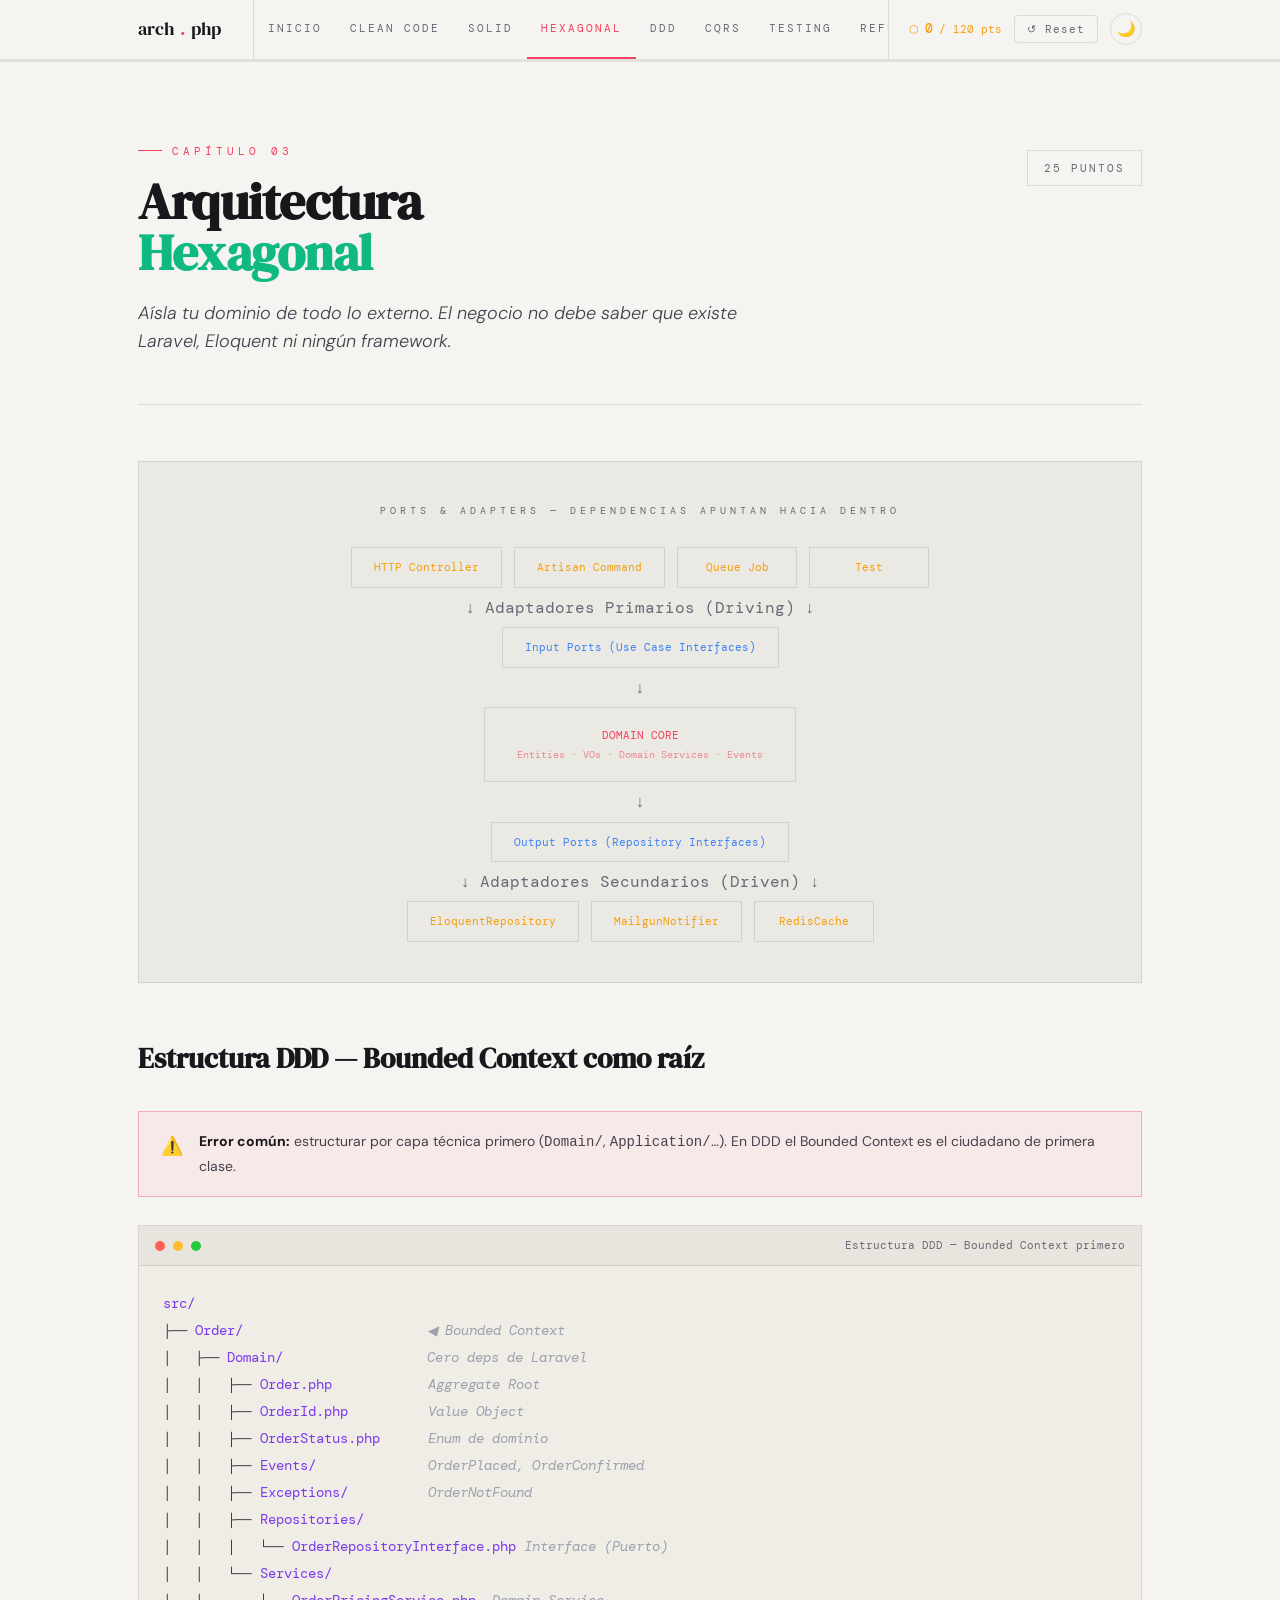
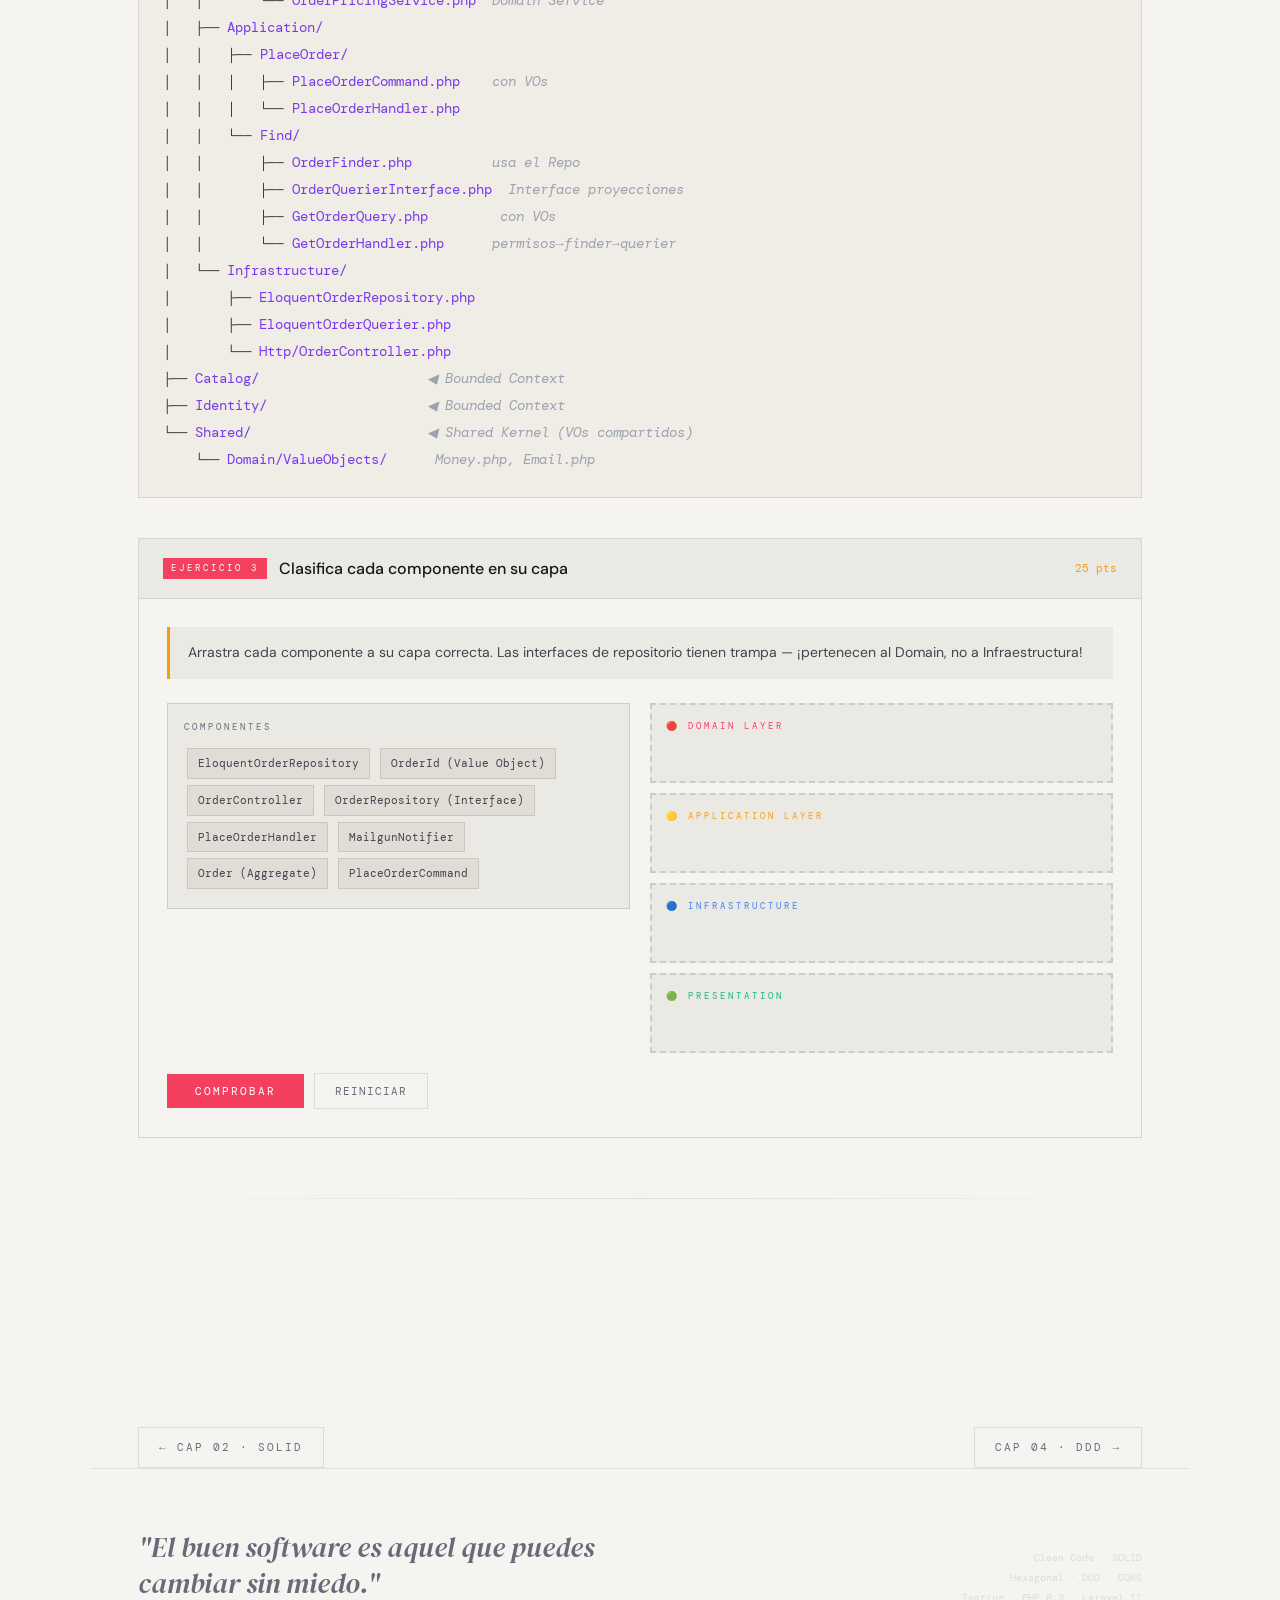
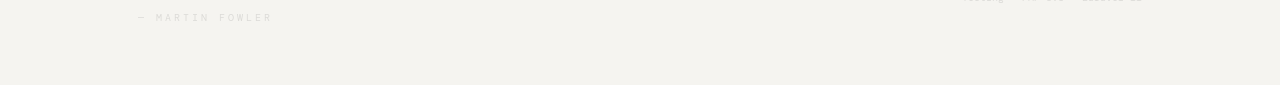
<file: cap3.html>
<!DOCTYPE html>
<html lang="es">
<head>
<meta charset="UTF-8">
<meta name="viewport" content="width=device-width, initial-scale=1.0">
<title>Cap 03 · Hexagonal · Arquitectura PHP</title>
<link href="https://fonts.googleapis.com/css2?family=DM+Serif+Display:ital@0;1&family=DM+Mono:wght@300;400;500&family=DM+Sans:ital,wght@0,300;0,400;0,500;1,300&display=swap" rel="stylesheet">
<link rel="stylesheet" href="shared.css">
<style>
    .pager { max-width: 1100px; margin: 0 auto; padding: 48px 48px 0; display: flex; justify-content: space-between; align-items: center; }
    .pager-btn { font-family: var(--mono); font-size: 11px; letter-spacing: 2px; text-transform: uppercase; color: var(--muted); text-decoration: none; padding: 10px 20px; border: 1px solid var(--line); transition: all .2s; }
    .pager-btn:hover { color: var(--paper); border-color: var(--r); }
    @media (max-width: 600px) { .pager { padding: 32px 24px 0; } .pager-btn { font-size: 10px; padding: 8px 14px; } }
</style>
<script>
(function(){const t=localStorage.getItem('arq_php_theme')||(window.matchMedia('(prefers-color-scheme: light)').matches?'light':'dark');document.documentElement.setAttribute('data-theme',t);})();
</script>
</head>
<body>
  <nav class="topnav" id="topnav">
    <div class="topnav-inner">
      <div class="nav-logo" onclick="location.href='index.html'" style="cursor:pointer">arch<span>.</span>php</div>
      <div class="nav-links">
        <a href="index.html">Inicio</a>
        <a href="cap1.html">Clean Code</a>
        <a href="cap2.html">SOLID</a>
        <a href="cap3.html">Hexagonal</a>
        <a href="cap4.html">DDD</a>
        <a href="cap5.html">CQRS</a>
        <a href="cap6.html">Testing</a>
        <a href="referencia.html">Referencia</a>
      </div>
      <div class="nav-right">
        <div class="score-chip">⬡ <span class="score-chip-val" id="scoreDisplay">0</span> / 120 pts</div>
        <button class="btn-reset-all" onclick="resetAll()">↺ Reset</button>
        <button class="theme-toggle" id="themeToggle" onclick="toggleTheme()" title="Cambiar tema">☀️</button>
      </div>
    </div>
  </nav>
  <div class="progress-rail"><div class="progress-fill" id="pFill"></div></div>
  <div class="page">
    <section id="hexagonal">
      <div class="ch-header">
        <div>
          <div class="ch-meta">Capítulo 03</div>
          <h2 class="ch-h2">Arquitectura<br><span class="ac-g">Hexagonal</span></h2>
          <p class="ch-lead">Aísla tu dominio de todo lo externo. El negocio no debe saber que existe Laravel, Eloquent
            ni ningún framework.</p>
        </div>
        <div class="ch-badge">25 puntos</div>
      </div>

      <div class="diagram">
        <div class="diagram-lbl">Ports &amp; Adapters — dependencias apuntan hacia dentro</div>
        <div class="hlayers">
          <div class="hrow">
            <div class="hbox ext">HTTP Controller</div>
            <div class="hbox ext">Artisan Command</div>
            <div class="hbox ext">Queue Job</div>
            <div class="hbox ext">Test</div>
          </div>
          <div class="hrow"><span class="harrow">↓ Adaptadores Primarios (Driving) ↓</span></div>
          <div class="hrow">
            <div class="hbox port" style="min-width:220px">Input Ports (Use Case Interfaces)</div>
          </div>
          <div class="hrow"><span class="harrow">↓</span></div>
          <div class="hrow">
            <div class="hbox dom" style="min-width:280px">DOMAIN CORE<br><span
                style="font-size:10px;opacity:.6">Entities · VOs · Domain Services · Events</span></div>
          </div>
          <div class="hrow"><span class="harrow">↓</span></div>
          <div class="hrow">
            <div class="hbox port" style="min-width:220px">Output Ports (Repository Interfaces)</div>
          </div>
          <div class="hrow"><span class="harrow">↓ Adaptadores Secundarios (Driven) ↓</span></div>
          <div class="hrow">
            <div class="hbox ext">EloquentRepository</div>
            <div class="hbox ext">MailgunNotifier</div>
            <div class="hbox ext">RedisCache</div>
          </div>
        </div>
      </div>

      <h3 class="sec-title">Estructura DDD — Bounded Context como raíz</h3>
      <div class="callout warn"><span class="callout-icon">⚠️</span>
        <div><strong>Error común:</strong> estructurar por capa técnica primero (<code>Domain/</code>,
          <code>Application/</code>…). En DDD el Bounded Context es el ciudadano de primera clase.
        </div>
      </div>
      <div class="code-block">
        <div class="code-bar">
          <div class="dot"></div>
          <div class="dot"></div>
          <div class="dot"></div><span class="code-fname">Estructura DDD — Bounded Context primero</span>
        </div>
        <pre><span class="pr">src/</span>
├── <span class="pr">Order/</span>                       <span class="cm">◀ Bounded Context</span>
│   ├── <span class="pr">Domain/</span>                  <span class="cm">Cero deps de Laravel</span>
│   │   ├── <span class="pr">Order.php</span>            <span class="cm">Aggregate Root</span>
│   │   ├── <span class="pr">OrderId.php</span>          <span class="cm">Value Object</span>
│   │   ├── <span class="pr">OrderStatus.php</span>      <span class="cm">Enum de dominio</span>
│   │   ├── <span class="pr">Events/</span>              <span class="cm">OrderPlaced, OrderConfirmed</span>
│   │   ├── <span class="pr">Exceptions/</span>          <span class="cm">OrderNotFound</span>
│   │   ├── <span class="pr">Repositories/</span>
│   │   │   └── <span class="pr">OrderRepositoryInterface.php</span> <span class="cm">Interface (Puerto)</span>
│   │   └── <span class="pr">Services/</span>
│   │       └── <span class="pr">OrderPricingService.php</span>  <span class="cm">Domain Service</span>
│   ├── <span class="pr">Application/</span>
│   │   ├── <span class="pr">PlaceOrder/</span>
│   │   │   ├── <span class="pr">PlaceOrderCommand.php</span>    <span class="cm">con VOs</span>
│   │   │   └── <span class="pr">PlaceOrderHandler.php</span>
│   │   └── <span class="pr">Find/</span>
│   │       ├── <span class="pr">OrderFinder.php</span>          <span class="cm">usa el Repo</span>
│   │       ├── <span class="pr">OrderQuerierInterface.php</span>  <span class="cm">Interface proyecciones</span>
│   │       ├── <span class="pr">GetOrderQuery.php</span>         <span class="cm">con VOs</span>
│   │       └── <span class="pr">GetOrderHandler.php</span>      <span class="cm">permisos→finder→querier</span>
│   └── <span class="pr">Infrastructure/</span>
│       ├── <span class="pr">EloquentOrderRepository.php</span>
│       ├── <span class="pr">EloquentOrderQuerier.php</span>
│       └── <span class="pr">Http/OrderController.php</span>
├── <span class="pr">Catalog/</span>                     <span class="cm">◀ Bounded Context</span>
├── <span class="pr">Identity/</span>                    <span class="cm">◀ Bounded Context</span>
└── <span class="pr">Shared/</span>                      <span class="cm">◀ Shared Kernel (VOs compartidos)</span>
    └── <span class="pr">Domain/ValueObjects/</span>      <span class="cm">Money.php, Email.php</span></pre>
      </div>

      <!-- EX 3 — DRAG & DROP -->
      <div class="ex-wrap" id="ex3">
        <div class="ex-head"><span class="ex-tag">Ejercicio 3</span><span class="ex-title-text">Clasifica cada
            componente en su capa</span><span class="ex-pts">25 pts</span></div>
        <div class="ex-body">
          <div class="ex-desc">Arrastra cada componente a su capa correcta. Las interfaces de repositorio tienen trampa
            — ¡pertenecen al Domain, no a Infraestructura!</div>
          <div class="drag-area">
            <div>
              <div class="drag-bank" id="dbank">
                <div
                  style="font-family:var(--mono);font-size:9px;letter-spacing:3px;text-transform:uppercase;color:var(--muted);margin-bottom:10px">
                  Componentes</div>
                <div class="d-item" draggable="true" data-id="er" data-layer="infra">EloquentOrderRepository</div>
                <div class="d-item" draggable="true" data-id="oi" data-layer="domain">OrderId (Value Object)</div>
                <div class="d-item" draggable="true" data-id="oc" data-layer="presentation">OrderController</div>
                <div class="d-item" draggable="true" data-id="ri" data-layer="domain">OrderRepository (Interface)</div>
                <div class="d-item" draggable="true" data-id="ph" data-layer="application">PlaceOrderHandler</div>
                <div class="d-item" draggable="true" data-id="mn" data-layer="infra">MailgunNotifier</div>
                <div class="d-item" draggable="true" data-id="oa" data-layer="domain">Order (Aggregate)</div>
                <div class="d-item" draggable="true" data-id="pc" data-layer="application">PlaceOrderCommand</div>
              </div>
            </div>
            <div style="display:flex;flex-direction:column;gap:10px">
              <div class="drag-zone" id="dz-domain" data-zone="domain">
                <div class="drag-zone-lbl" style="color:var(--r)">🔴 Domain Layer</div>
              </div>
              <div class="drag-zone" id="dz-application" data-zone="application">
                <div class="drag-zone-lbl" style="color:var(--y)">🟡 Application Layer</div>
              </div>
              <div class="drag-zone" id="dz-infra" data-zone="infra">
                <div class="drag-zone-lbl" style="color:var(--b)">🔵 Infrastructure</div>
              </div>
              <div class="drag-zone" id="dz-presentation" data-zone="presentation">
                <div class="drag-zone-lbl" style="color:var(--g)">🟢 Presentation</div>
              </div>
            </div>
          </div>
          <div class="ex-actions">
            <button class="btn-check" onclick="checkDrag()">Comprobar</button>
            <button class="btn-reset" onclick="resetDrag()">Reiniciar</button>
          </div>
          <div class="ex-fb" id="ex3fb"></div>
        </div>
      </div>
    </section>

    <div class="sep"></div>

  </div>
  <div class="pager"><a class="pager-btn" href="cap2.html">← Cap 02 · SOLID</a><a class="pager-btn" href="cap4.html">Cap 04 · DDD →</a></div>

  <footer>
    <div>
      <div class="footer-quote">"El buen software es aquel que puedes cambiar sin miedo."</div>
      <div class="footer-by">— Martin Fowler</div>
    </div>
    <div style="font-family:var(--mono);font-size:10px;color:var(--line);text-align:right;line-height:2">
      Clean Code · SOLID<br>Hexagonal · DDD · CQRS<br>Testing · PHP 8.3 · Laravel 11
    </div>
  </footer>
<script src="shared.js"></script>
<script>

// ════ EX3 — drag & drop ════
    let dragged = null;
    document.addEventListener('dragstart', e => { if (!e.target.classList.contains('d-item') || e.target.classList.contains('used')) return; dragged = e.target; e.target.style.opacity = '.4'; });
    document.addEventListener('dragend', e => { if (e.target.classList.contains('d-item')) e.target.style.opacity = ''; });
    document.querySelectorAll('.drag-zone').forEach(zone => {
      zone.addEventListener('dragover', e => { e.preventDefault(); zone.classList.add('over'); });
      zone.addEventListener('dragleave', () => zone.classList.remove('over'));
      zone.addEventListener('drop', e => {
        e.preventDefault(); zone.classList.remove('over');
        if (!dragged || dragged.classList.contains('used')) return;
        const clone = dragged.cloneNode(true); clone.draggable = false; clone.style.opacity = '1'; clone.classList.remove('used'); clone.dataset.zone = zone.dataset.zone;
        zone.appendChild(clone); dragged.classList.add('used'); dragged.style.opacity = '.25'; dragged = null;
      });
    });
    function checkDrag() {
      let ok = 0, total = 8;
      document.querySelectorAll('.drag-zone').forEach(zone => { const exp = zone.dataset.zone; zone.querySelectorAll('.d-item').forEach(i => { if (i.dataset.layer === exp) ok++; }); });
      const fb = document.getElementById('ex3fb');
      if (ok === total) { fb.textContent = '✓ ¡Perfecto! Todas las piezas en su capa correcta.'; fb.className = 'ex-fb show pass'; award(25, 'ex3'); }
      else { fb.textContent = `✗ ${ok}/${total}. Las interfaces (puertos) pertenecen al Domain, no a Infrastructure.`; fb.className = 'ex-fb show fail'; }
    }
    function resetDrag() {
      document.querySelectorAll('.drag-zone .d-item').forEach(i => i.remove());
      document.querySelectorAll('#dbank .d-item').forEach(i => { i.classList.remove('used'); i.style.opacity = ''; });
      document.getElementById('ex3fb').className = 'ex-fb';
    }

function resetPageExercises() {
  resetDrag();
}
</script>
</body>
</html>
</file>
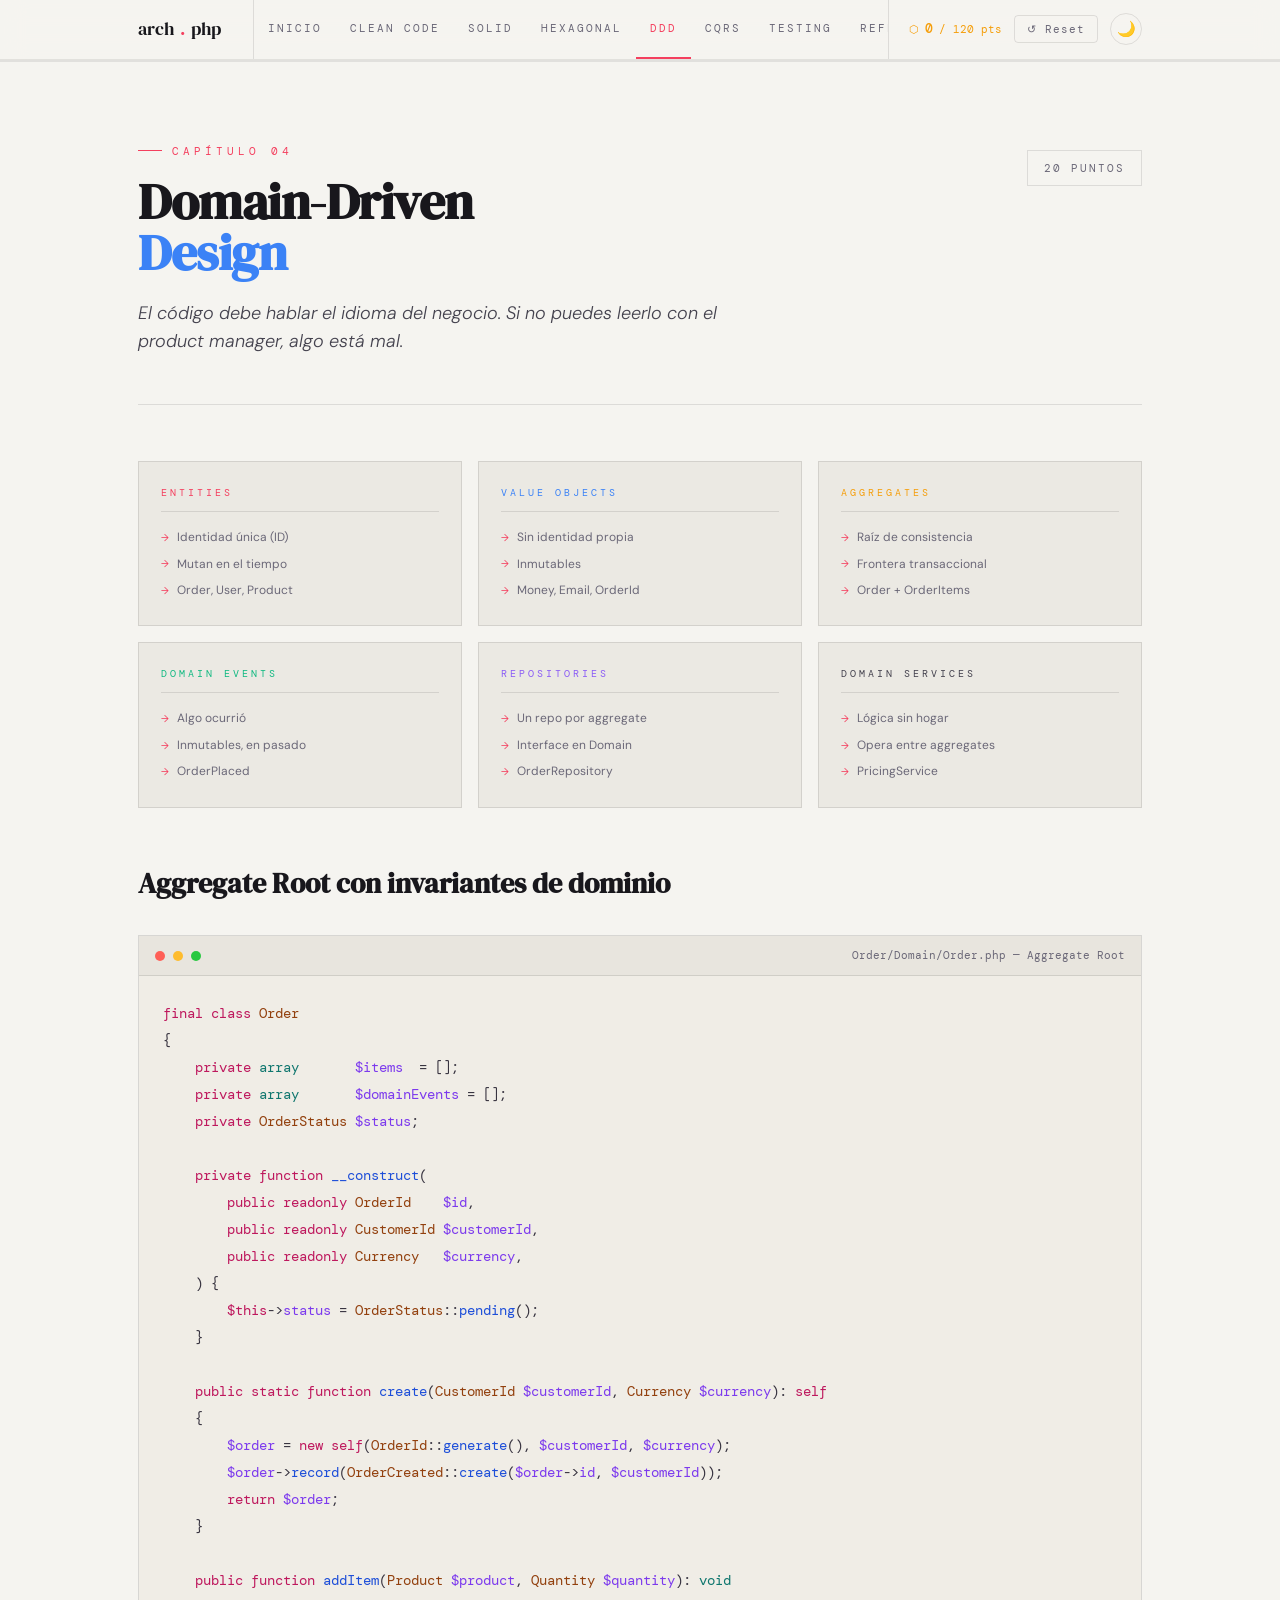
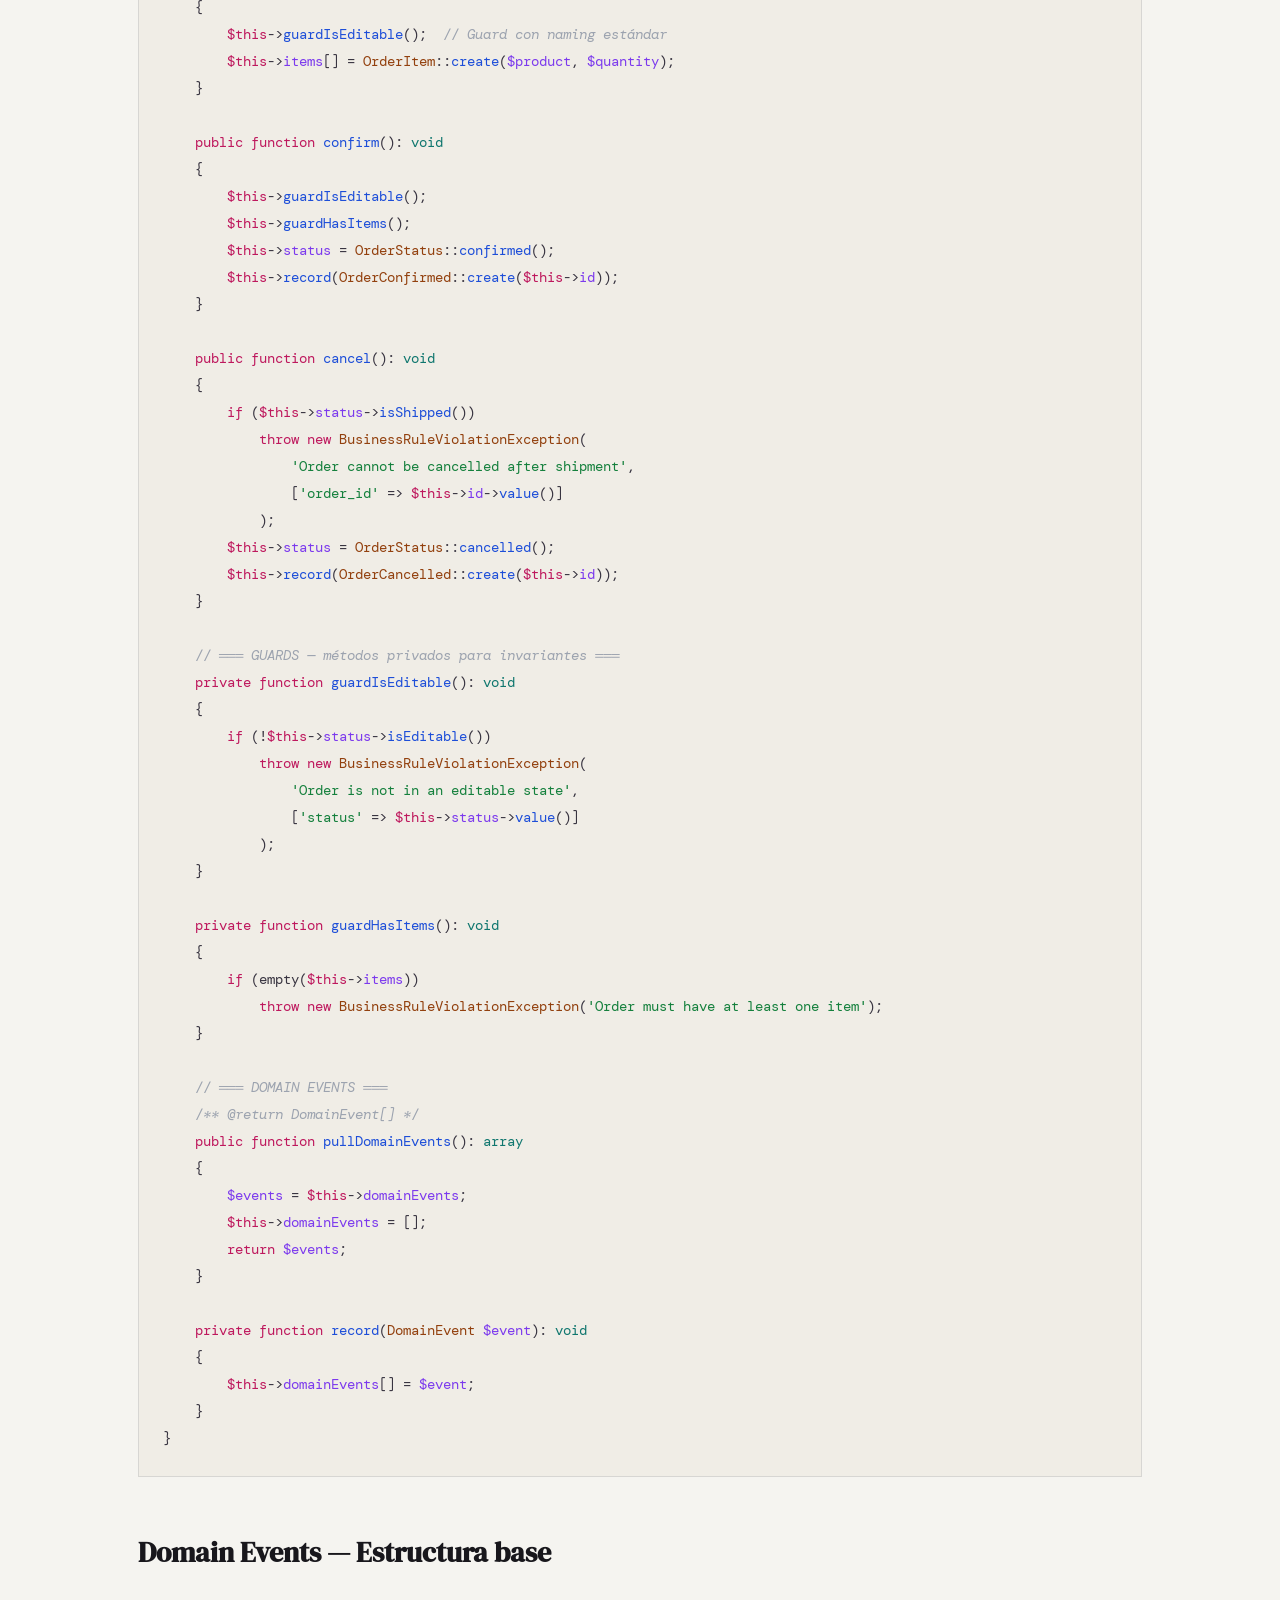
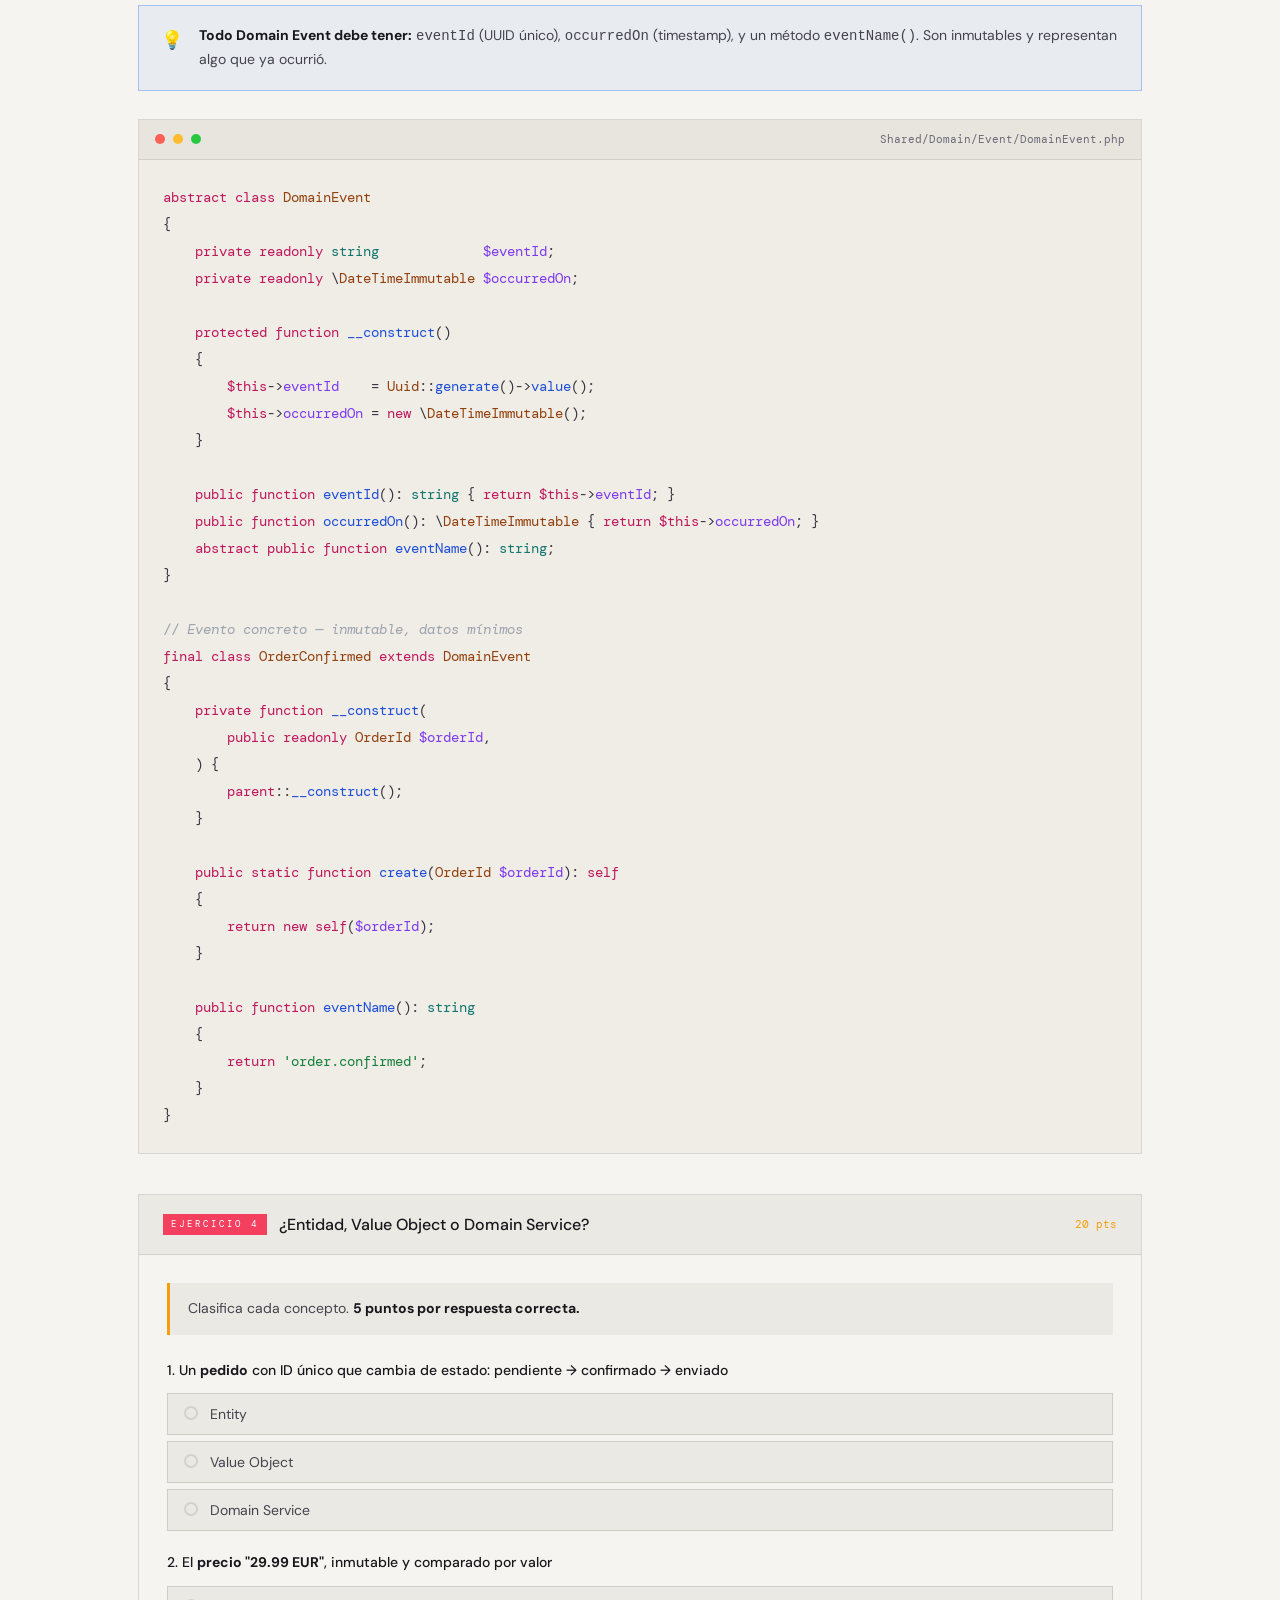
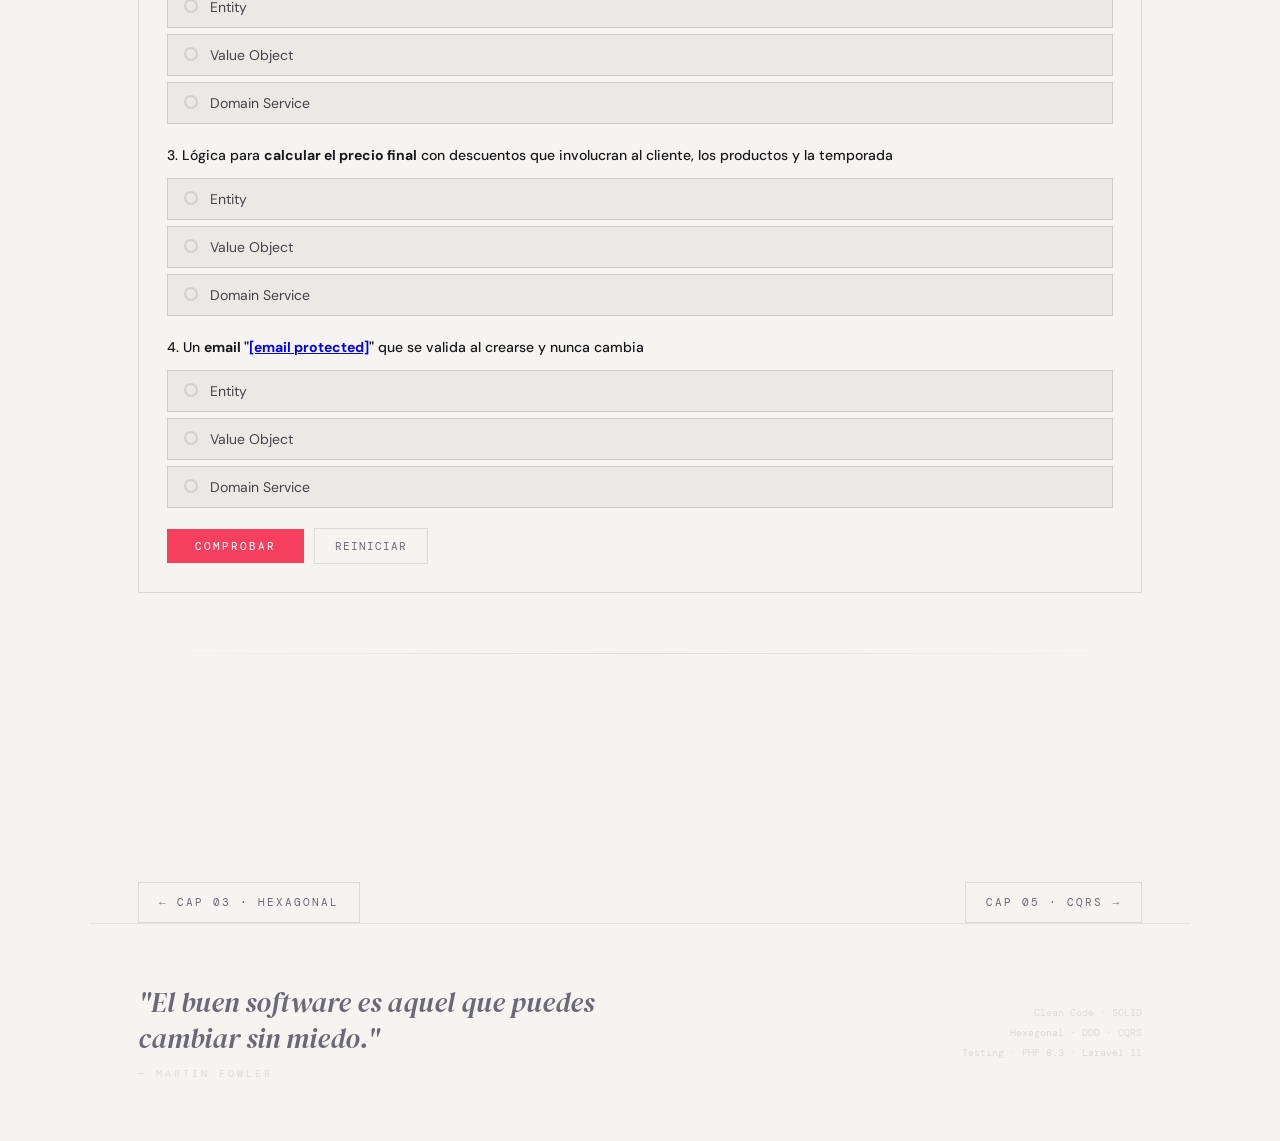
<file: cap4.html>
<!DOCTYPE html>
<html lang="es">
<head>
<meta charset="UTF-8">
<meta name="viewport" content="width=device-width, initial-scale=1.0">
<title>Cap 04 · DDD · Arquitectura PHP</title>
<link href="https://fonts.googleapis.com/css2?family=DM+Serif+Display:ital@0;1&family=DM+Mono:wght@300;400;500&family=DM+Sans:ital,wght@0,300;0,400;0,500;1,300&display=swap" rel="stylesheet">
<link rel="stylesheet" href="shared.css">
<style>
    .pager { max-width: 1100px; margin: 0 auto; padding: 48px 48px 0; display: flex; justify-content: space-between; align-items: center; }
    .pager-btn { font-family: var(--mono); font-size: 11px; letter-spacing: 2px; text-transform: uppercase; color: var(--muted); text-decoration: none; padding: 10px 20px; border: 1px solid var(--line); transition: all .2s; }
    .pager-btn:hover { color: var(--paper); border-color: var(--r); }
    @media (max-width: 600px) { .pager { padding: 32px 24px 0; } .pager-btn { font-size: 10px; padding: 8px 14px; } }
</style>
<script>
(function(){const t=localStorage.getItem('arq_php_theme')||(window.matchMedia('(prefers-color-scheme: light)').matches?'light':'dark');document.documentElement.setAttribute('data-theme',t);})();
</script>
</head>
<body>
  <nav class="topnav" id="topnav">
    <div class="topnav-inner">
      <div class="nav-logo" onclick="location.href='index.html'" style="cursor:pointer">arch<span>.</span>php</div>
      <div class="nav-links">
        <a href="index.html">Inicio</a>
        <a href="cap1.html">Clean Code</a>
        <a href="cap2.html">SOLID</a>
        <a href="cap3.html">Hexagonal</a>
        <a href="cap4.html">DDD</a>
        <a href="cap5.html">CQRS</a>
        <a href="cap6.html">Testing</a>
        <a href="referencia.html">Referencia</a>
      </div>
      <div class="nav-right">
        <div class="score-chip">⬡ <span class="score-chip-val" id="scoreDisplay">0</span> / 120 pts</div>
        <button class="btn-reset-all" onclick="resetAll()">↺ Reset</button>
        <button class="theme-toggle" id="themeToggle" onclick="toggleTheme()" title="Cambiar tema">☀️</button>
      </div>
    </div>
  </nav>
  <div class="progress-rail"><div class="progress-fill" id="pFill"></div></div>
  <div class="page">
    <section id="ddd">
      <div class="ch-header">
        <div>
          <div class="ch-meta">Capítulo 04</div>
          <h2 class="ch-h2">Domain-Driven<br><span class="ac-b">Design</span></h2>
          <p class="ch-lead">El código debe hablar el idioma del negocio. Si no puedes leerlo con el product manager,
            algo está mal.</p>
        </div>
        <div class="ch-badge">20 puntos</div>
      </div>

      <div class="ddd-grid">
        <div class="ddd-box">
          <div class="ddd-box-h" style="color:var(--r)">Entities</div>
          <div class="ddd-item">Identidad única (ID)</div>
          <div class="ddd-item">Mutan en el tiempo</div>
          <div class="ddd-item">Order, User, Product</div>
        </div>
        <div class="ddd-box">
          <div class="ddd-box-h" style="color:var(--b)">Value Objects</div>
          <div class="ddd-item">Sin identidad propia</div>
          <div class="ddd-item">Inmutables</div>
          <div class="ddd-item">Money, Email, OrderId</div>
        </div>
        <div class="ddd-box">
          <div class="ddd-box-h" style="color:var(--y)">Aggregates</div>
          <div class="ddd-item">Raíz de consistencia</div>
          <div class="ddd-item">Frontera transaccional</div>
          <div class="ddd-item">Order + OrderItems</div>
        </div>
        <div class="ddd-box">
          <div class="ddd-box-h" style="color:var(--g)">Domain Events</div>
          <div class="ddd-item">Algo ocurrió</div>
          <div class="ddd-item">Inmutables, en pasado</div>
          <div class="ddd-item">OrderPlaced</div>
        </div>
        <div class="ddd-box">
          <div class="ddd-box-h" style="color:var(--p)">Repositories</div>
          <div class="ddd-item">Un repo por aggregate</div>
          <div class="ddd-item">Interface en Domain</div>
          <div class="ddd-item">OrderRepository</div>
        </div>
        <div class="ddd-box">
          <div class="ddd-box-h" style="color:var(--faint)">Domain Services</div>
          <div class="ddd-item">Lógica sin hogar</div>
          <div class="ddd-item">Opera entre aggregates</div>
          <div class="ddd-item">PricingService</div>
        </div>
      </div>

      <h3 class="sec-title">Aggregate Root con invariantes de dominio</h3>
      <div class="code-block">
        <div class="code-bar">
          <div class="dot"></div>
          <div class="dot"></div>
          <div class="dot"></div><span class="code-fname">Order/Domain/Order.php — Aggregate Root</span>
        </div>
        <pre><span class="kw">final class</span> <span class="cl">Order</span>
{
    <span class="kw">private</span> <span class="ph">array</span>       <span class="pr">$items</span>  = [];
    <span class="kw">private</span> <span class="ph">array</span>       <span class="pr">$domainEvents</span> = [];
    <span class="kw">private</span> <span class="cl">OrderStatus</span> <span class="pr">$status</span>;

    <span class="kw">private function</span> <span class="fn">__construct</span>(
        <span class="kw">public readonly</span> <span class="cl">OrderId</span>    <span class="pr">$id</span>,
        <span class="kw">public readonly</span> <span class="cl">CustomerId</span> <span class="pr">$customerId</span>,
        <span class="kw">public readonly</span> <span class="cl">Currency</span>   <span class="pr">$currency</span>,
    ) {
        <span class="kw">$this</span>-><span class="pr">status</span> = <span class="cl">OrderStatus</span>::<span class="fn">pending</span>();
    }

    <span class="kw">public static function</span> <span class="fn">create</span>(<span class="cl">CustomerId</span> <span class="pr">$customerId</span>, <span class="cl">Currency</span> <span class="pr">$currency</span>): <span class="kw">self</span>
    {
        <span class="pr">$order</span> = <span class="kw">new self</span>(<span class="cl">OrderId</span>::<span class="fn">generate</span>(), <span class="pr">$customerId</span>, <span class="pr">$currency</span>);
        <span class="pr">$order</span>-><span class="fn">record</span>(<span class="cl">OrderCreated</span>::<span class="fn">create</span>(<span class="pr">$order</span>-><span class="pr">id</span>, <span class="pr">$customerId</span>));
        <span class="kw">return</span> <span class="pr">$order</span>;
    }

    <span class="kw">public function</span> <span class="fn">addItem</span>(<span class="cl">Product</span> <span class="pr">$product</span>, <span class="cl">Quantity</span> <span class="pr">$quantity</span>): <span class="ph">void</span>
    {
        <span class="kw">$this</span>-><span class="fn">guardIsEditable</span>();  <span class="cm">// Guard con naming estándar</span>
        <span class="kw">$this</span>-><span class="pr">items</span>[] = <span class="cl">OrderItem</span>::<span class="fn">create</span>(<span class="pr">$product</span>, <span class="pr">$quantity</span>);
    }

    <span class="kw">public function</span> <span class="fn">confirm</span>(): <span class="ph">void</span>
    {
        <span class="kw">$this</span>-><span class="fn">guardIsEditable</span>();
        <span class="kw">$this</span>-><span class="fn">guardHasItems</span>();
        <span class="kw">$this</span>-><span class="pr">status</span> = <span class="cl">OrderStatus</span>::<span class="fn">confirmed</span>();
        <span class="kw">$this</span>-><span class="fn">record</span>(<span class="cl">OrderConfirmed</span>::<span class="fn">create</span>(<span class="kw">$this</span>-><span class="pr">id</span>));
    }

    <span class="kw">public function</span> <span class="fn">cancel</span>(): <span class="ph">void</span>
    {
        <span class="kw">if</span> (<span class="kw">$this</span>-><span class="pr">status</span>-><span class="fn">isShipped</span>())
            <span class="kw">throw new</span> <span class="cl">BusinessRuleViolationException</span>(
                <span class="str">'Order cannot be cancelled after shipment'</span>,
                [<span class="str">'order_id'</span> => <span class="kw">$this</span>-><span class="pr">id</span>-><span class="fn">value</span>()]
            );
        <span class="kw">$this</span>-><span class="pr">status</span> = <span class="cl">OrderStatus</span>::<span class="fn">cancelled</span>();
        <span class="kw">$this</span>-><span class="fn">record</span>(<span class="cl">OrderCancelled</span>::<span class="fn">create</span>(<span class="kw">$this</span>-><span class="pr">id</span>));
    }

    <span class="cm">// ═══ GUARDS — métodos privados para invariantes ═══</span>
    <span class="kw">private function</span> <span class="fn">guardIsEditable</span>(): <span class="ph">void</span>
    {
        <span class="kw">if</span> (!<span class="kw">$this</span>-><span class="pr">status</span>-><span class="fn">isEditable</span>())
            <span class="kw">throw new</span> <span class="cl">BusinessRuleViolationException</span>(
                <span class="str">'Order is not in an editable state'</span>,
                [<span class="str">'status'</span> => <span class="kw">$this</span>-><span class="pr">status</span>-><span class="fn">value</span>()]
            );
    }

    <span class="kw">private function</span> <span class="fn">guardHasItems</span>(): <span class="ph">void</span>
    {
        <span class="kw">if</span> (empty(<span class="kw">$this</span>-><span class="pr">items</span>))
            <span class="kw">throw new</span> <span class="cl">BusinessRuleViolationException</span>(<span class="str">'Order must have at least one item'</span>);
    }

    <span class="cm">// ═══ DOMAIN EVENTS ═══</span>
    <span class="cm">/** @return DomainEvent[] */</span>
    <span class="kw">public function</span> <span class="fn">pullDomainEvents</span>(): <span class="ph">array</span>
    {
        <span class="pr">$events</span> = <span class="kw">$this</span>-><span class="pr">domainEvents</span>;
        <span class="kw">$this</span>-><span class="pr">domainEvents</span> = [];
        <span class="kw">return</span> <span class="pr">$events</span>;
    }

    <span class="kw">private function</span> <span class="fn">record</span>(<span class="cl">DomainEvent</span> <span class="pr">$event</span>): <span class="ph">void</span>
    {
        <span class="kw">$this</span>-><span class="pr">domainEvents</span>[] = <span class="pr">$event</span>;
    }
}</pre>
      </div>

      <h3 class="sec-title">Domain Events — Estructura base</h3>
      <div class="callout info"><span class="callout-icon">💡</span>
        <div><strong>Todo Domain Event debe tener:</strong> <code>eventId</code> (UUID único), <code>occurredOn</code> (timestamp), y un método <code>eventName()</code>. Son inmutables y representan algo que ya ocurrió.</div>
      </div>
      <div class="code-block">
        <div class="code-bar">
          <div class="dot"></div>
          <div class="dot"></div>
          <div class="dot"></div><span class="code-fname">Shared/Domain/Event/DomainEvent.php</span>
        </div>
        <pre><span class="kw">abstract class</span> <span class="cl">DomainEvent</span>
{
    <span class="kw">private readonly</span> <span class="ph">string</span>             <span class="pr">$eventId</span>;
    <span class="kw">private readonly</span> \<span class="cl">DateTimeImmutable</span> <span class="pr">$occurredOn</span>;

    <span class="kw">protected function</span> <span class="fn">__construct</span>()
    {
        <span class="kw">$this</span>-><span class="pr">eventId</span>    = <span class="cl">Uuid</span>::<span class="fn">generate</span>()-><span class="fn">value</span>();
        <span class="kw">$this</span>-><span class="pr">occurredOn</span> = <span class="kw">new</span> \<span class="cl">DateTimeImmutable</span>();
    }

    <span class="kw">public function</span> <span class="fn">eventId</span>(): <span class="ph">string</span> { <span class="kw">return</span> <span class="kw">$this</span>-><span class="pr">eventId</span>; }
    <span class="kw">public function</span> <span class="fn">occurredOn</span>(): \<span class="cl">DateTimeImmutable</span> { <span class="kw">return</span> <span class="kw">$this</span>-><span class="pr">occurredOn</span>; }
    <span class="kw">abstract public function</span> <span class="fn">eventName</span>(): <span class="ph">string</span>;
}

<span class="cm">// Evento concreto — inmutable, datos mínimos</span>
<span class="kw">final class</span> <span class="cl">OrderConfirmed</span> <span class="kw">extends</span> <span class="cl">DomainEvent</span>
{
    <span class="kw">private function</span> <span class="fn">__construct</span>(
        <span class="kw">public readonly</span> <span class="cl">OrderId</span> <span class="pr">$orderId</span>,
    ) {
        <span class="kw">parent</span>::<span class="fn">__construct</span>();
    }

    <span class="kw">public static function</span> <span class="fn">create</span>(<span class="cl">OrderId</span> <span class="pr">$orderId</span>): <span class="kw">self</span>
    {
        <span class="kw">return new self</span>(<span class="pr">$orderId</span>);
    }

    <span class="kw">public function</span> <span class="fn">eventName</span>(): <span class="ph">string</span>
    {
        <span class="kw">return</span> <span class="str">'order.confirmed'</span>;
    }
}</pre>
      </div>

      <!-- EX 4 — MCQ -->
      <div class="ex-wrap" id="ex4">
        <div class="ex-head"><span class="ex-tag">Ejercicio 4</span><span class="ex-title-text">¿Entidad, Value Object o
            Domain Service?</span><span class="ex-pts">20 pts</span></div>
        <div class="ex-body">
          <div class="ex-desc">Clasifica cada concepto. <strong>5 puntos por respuesta correcta.</strong></div>
          <div class="mcq-block" id="mcq1">
            <div class="mcq-q">1. Un <strong>pedido</strong> con ID único que cambia de estado: pendiente → confirmado →
              enviado</div>
            <div class="mcq-opts">
              <button class="mcq-opt" onclick="pickMcq('mcq1',this,'entity')">
                <div class="mcq-radio"></div>Entity
              </button>
              <button class="mcq-opt" onclick="pickMcq('mcq1',this,'vo')">
                <div class="mcq-radio"></div>Value Object
              </button>
              <button class="mcq-opt" onclick="pickMcq('mcq1',this,'service')">
                <div class="mcq-radio"></div>Domain Service
              </button>
            </div>
          </div>
          <div class="mcq-block" id="mcq2">
            <div class="mcq-q">2. El <strong>precio "29.99 EUR"</strong>, inmutable y comparado por valor</div>
            <div class="mcq-opts">
              <button class="mcq-opt" onclick="pickMcq('mcq2',this,'entity')">
                <div class="mcq-radio"></div>Entity
              </button>
              <button class="mcq-opt" onclick="pickMcq('mcq2',this,'vo')">
                <div class="mcq-radio"></div>Value Object
              </button>
              <button class="mcq-opt" onclick="pickMcq('mcq2',this,'service')">
                <div class="mcq-radio"></div>Domain Service
              </button>
            </div>
          </div>
          <div class="mcq-block" id="mcq3">
            <div class="mcq-q">3. Lógica para <strong>calcular el precio final</strong> con descuentos que involucran al
              cliente, los productos y la temporada</div>
            <div class="mcq-opts">
              <button class="mcq-opt" onclick="pickMcq('mcq3',this,'entity')">
                <div class="mcq-radio"></div>Entity
              </button>
              <button class="mcq-opt" onclick="pickMcq('mcq3',this,'vo')">
                <div class="mcq-radio"></div>Value Object
              </button>
              <button class="mcq-opt" onclick="pickMcq('mcq3',this,'service')">
                <div class="mcq-radio"></div>Domain Service
              </button>
            </div>
          </div>
          <div class="mcq-block" id="mcq4">
            <div class="mcq-q">4. Un <strong>email "<a href="/cdn-cgi/l/email-protection" class="__cf_email__"
                  data-cfemail="b8cdcbddcaf8ddc0d9d5c8d4dd96dbd7d5">[email&#160;protected]</a>"</strong> que se valida
              al crearse y nunca cambia</div>
            <div class="mcq-opts">
              <button class="mcq-opt" onclick="pickMcq('mcq4',this,'entity')">
                <div class="mcq-radio"></div>Entity
              </button>
              <button class="mcq-opt" onclick="pickMcq('mcq4',this,'vo')">
                <div class="mcq-radio"></div>Value Object
              </button>
              <button class="mcq-opt" onclick="pickMcq('mcq4',this,'service')">
                <div class="mcq-radio"></div>Domain Service
              </button>
            </div>
          </div>
          <div class="ex-actions">
            <button class="btn-check" onclick="checkMcqs()">Comprobar</button>
            <button class="btn-reset" onclick="resetMcqs()">Reiniciar</button>
          </div>
          <div class="ex-fb" id="ex4fb"></div>
        </div>
      </div>
    </section>

    <div class="sep"></div>

  </div>
  <div class="pager"><a class="pager-btn" href="cap3.html">← Cap 03 · Hexagonal</a><a class="pager-btn" href="cap5.html">Cap 05 · CQRS →</a></div>

  <footer>
    <div>
      <div class="footer-quote">"El buen software es aquel que puedes cambiar sin miedo."</div>
      <div class="footer-by">— Martin Fowler</div>
    </div>
    <div style="font-family:var(--mono);font-size:10px;color:var(--line);text-align:right;line-height:2">
      Clean Code · SOLID<br>Hexagonal · DDD · CQRS<br>Testing · PHP 8.3 · Laravel 11
    </div>
  </footer>
<script src="shared.js"></script>
<script>
// ════ EX4 — DDD MCQ ════
    const MCQ_ANS = { mcq1: 'entity', mcq2: 'vo', mcq3: 'service', mcq4: 'vo' };
    const mcqSel = {};
    function pickMcq(blockId, btn, val) {
      const block = document.getElementById(blockId);
      if (block.querySelector('.ok') || block.querySelector('.bad')) return;
      block.querySelectorAll('.mcq-opt').forEach(b => b.classList.remove('sel'));
      btn.classList.add('sel'); mcqSel[blockId] = val;
    }
    function checkMcqs() {
      let ok = 0;
      Object.entries(MCQ_ANS).forEach(([bid, ans]) => {
        const block = document.getElementById(bid);
        block.querySelectorAll('.mcq-opt').forEach(b => { const v = b.getAttribute('onclick').match(/'([^']+)'\)$/)?.[1]; if (v === ans) b.classList.add('ok'); else if (v === mcqSel[bid] && mcqSel[bid] !== ans) b.classList.add('bad'); });
        if (mcqSel[bid] === ans) ok++;
      });
      const fb = document.getElementById('ex4fb');
      if (ok === 4) { fb.textContent = '✓ ¡Perfecto! Entities tienen ID y mutan. VOs son inmutables. Services operan entre aggregates.'; fb.className = 'ex-fb show pass'; award(20, 'ex4'); }
      else { fb.textContent = `✗ ${ok}/4. Entities: ID+mutan. VOs: inmutables, comparados por valor. Services: lógica sin aggregate propio.`; fb.className = 'ex-fb show fail'; }
    }
    function resetMcqs() {
      ['mcq1', 'mcq2', 'mcq3', 'mcq4'].forEach(id => { document.getElementById(id)?.querySelectorAll('.mcq-opt').forEach(b => b.className = 'mcq-opt'); delete mcqSel[id]; });
      document.getElementById('ex4fb').className = 'ex-fb';
    }

function resetPageExercises() {
  resetMcqs();
}
</script>
</body>
</html>
</file>
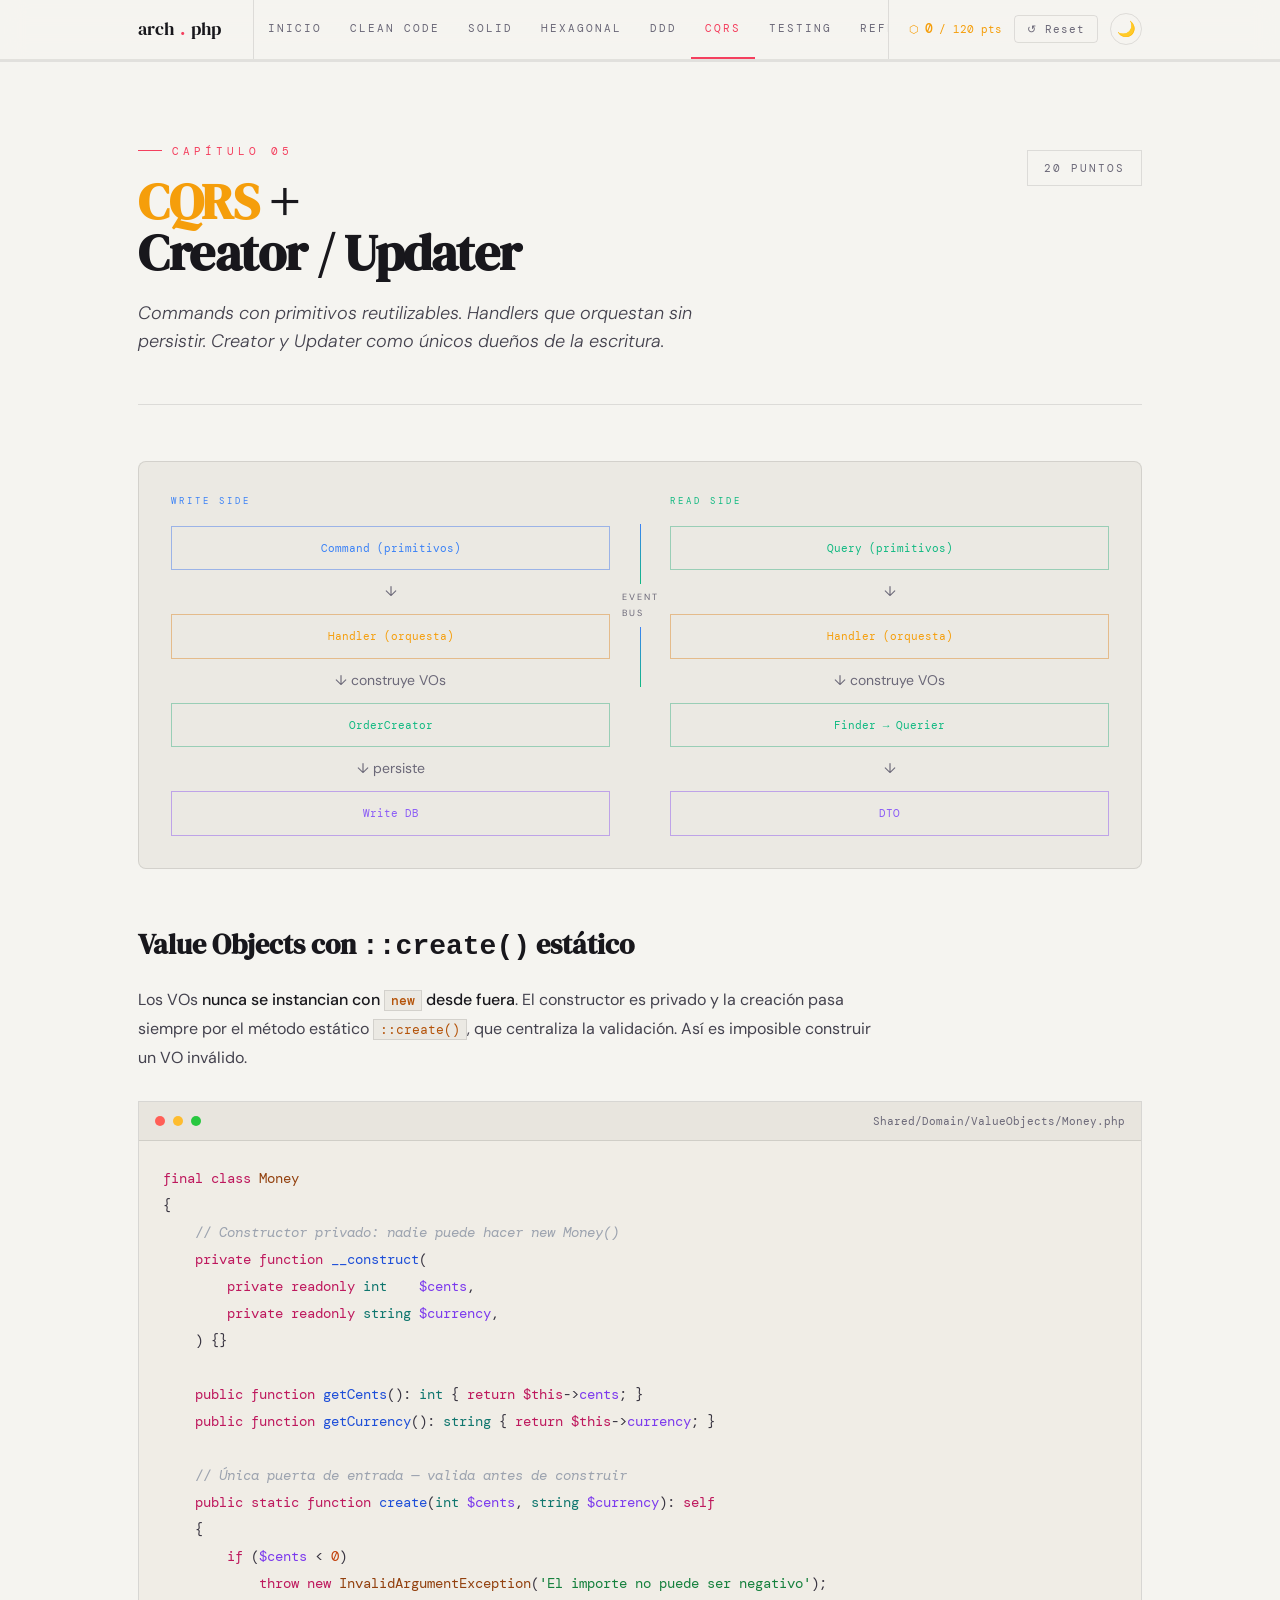
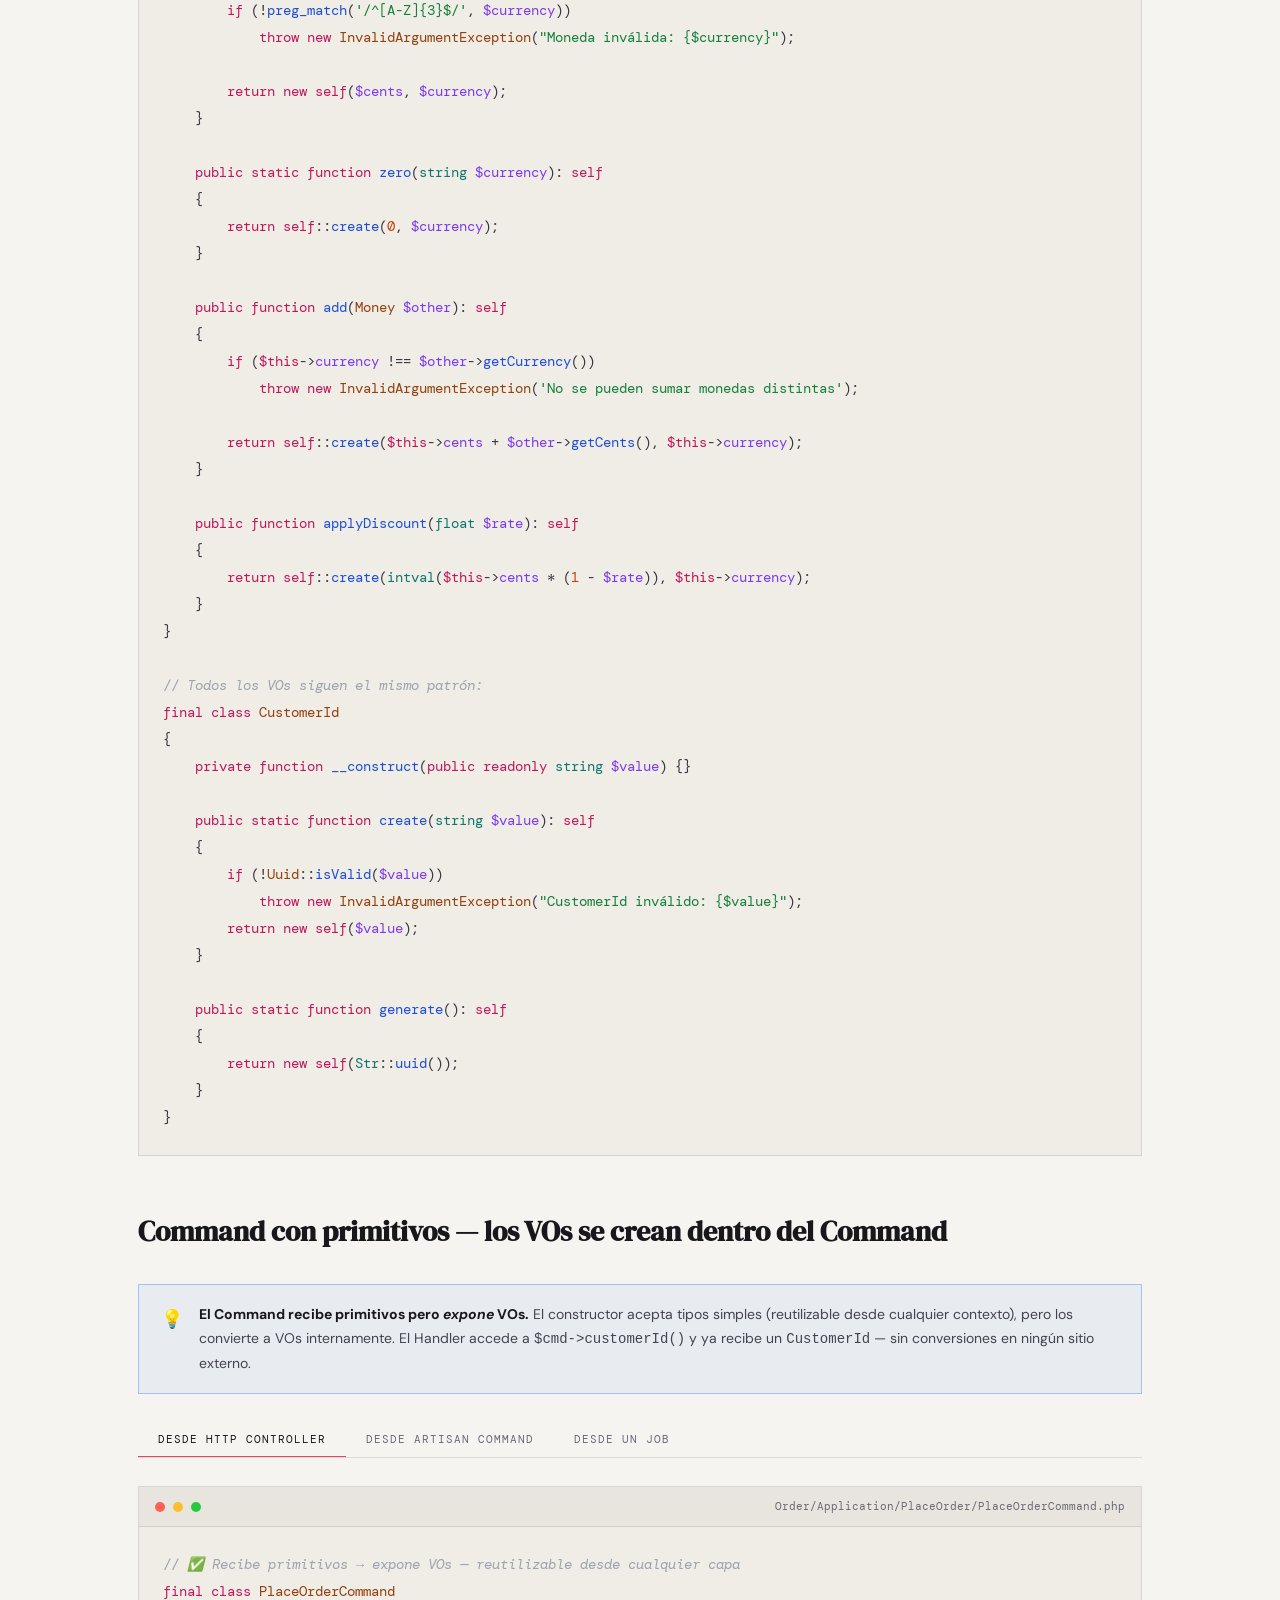
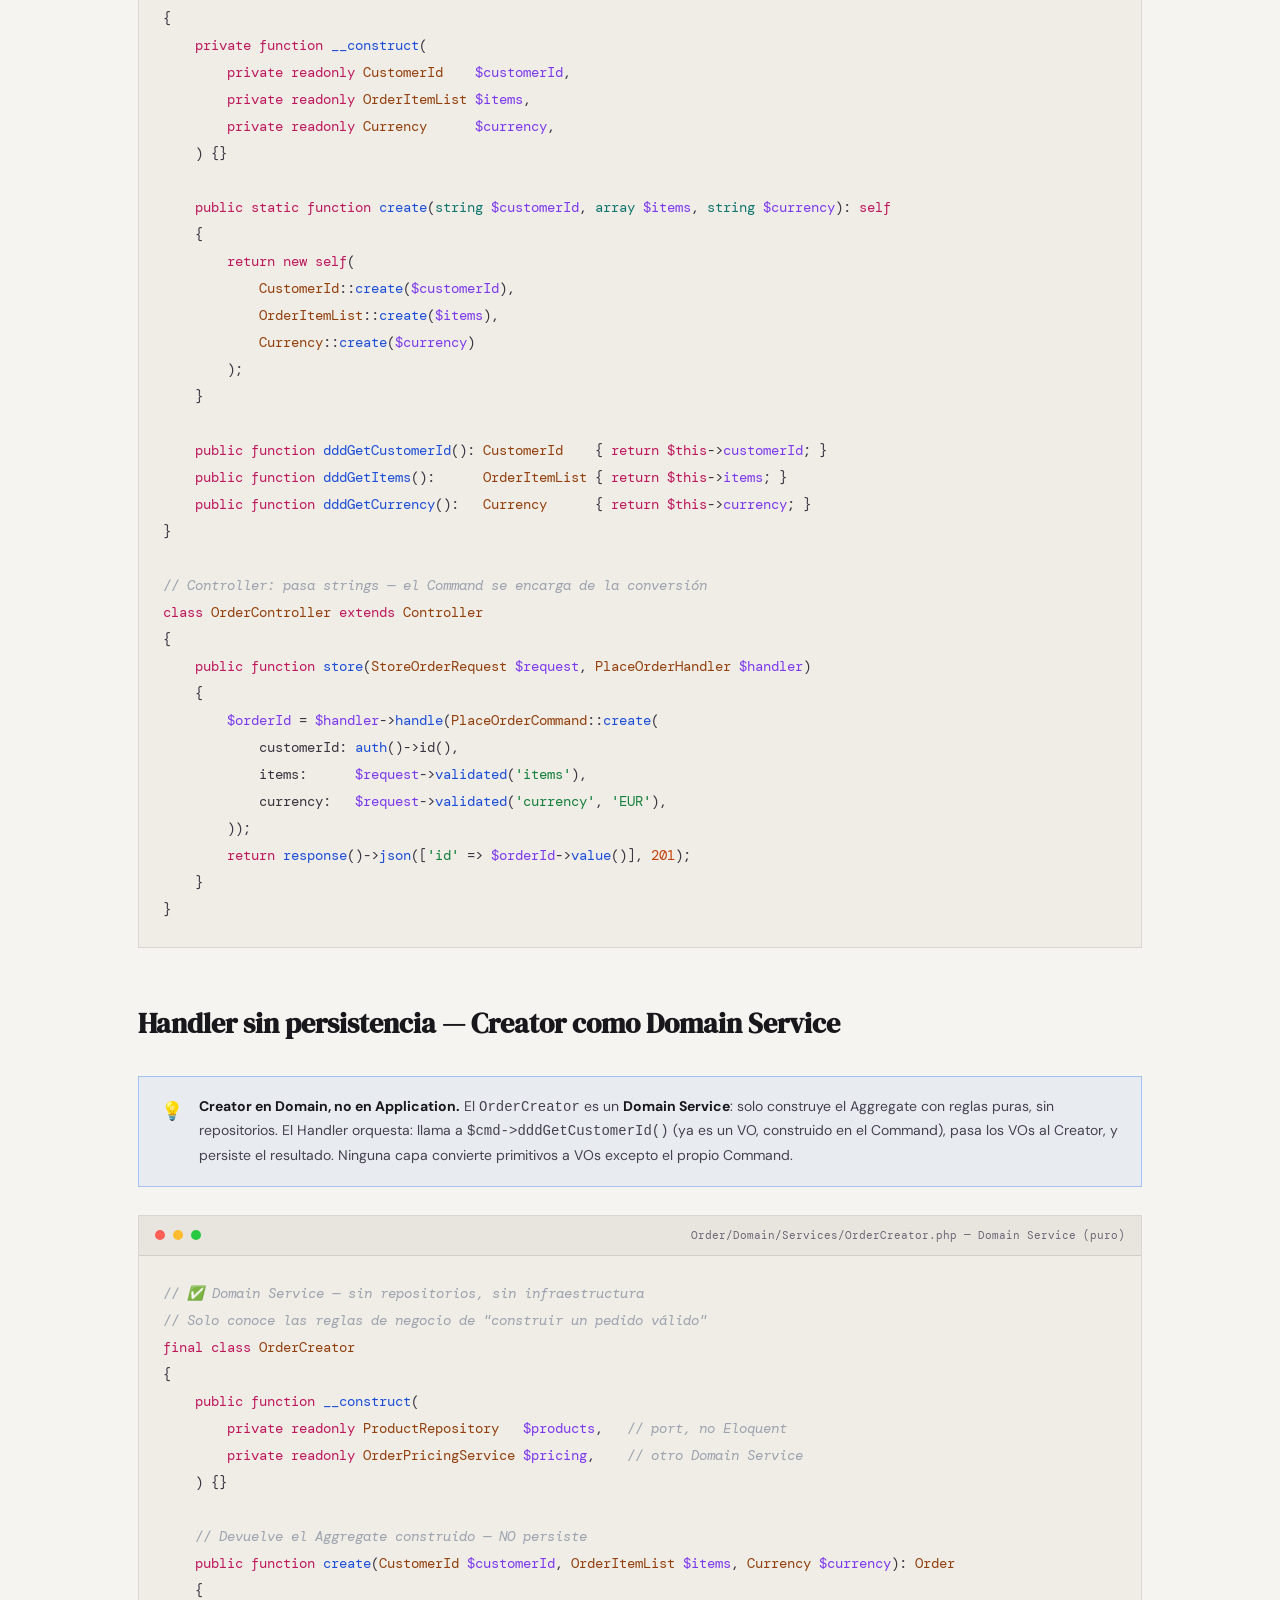
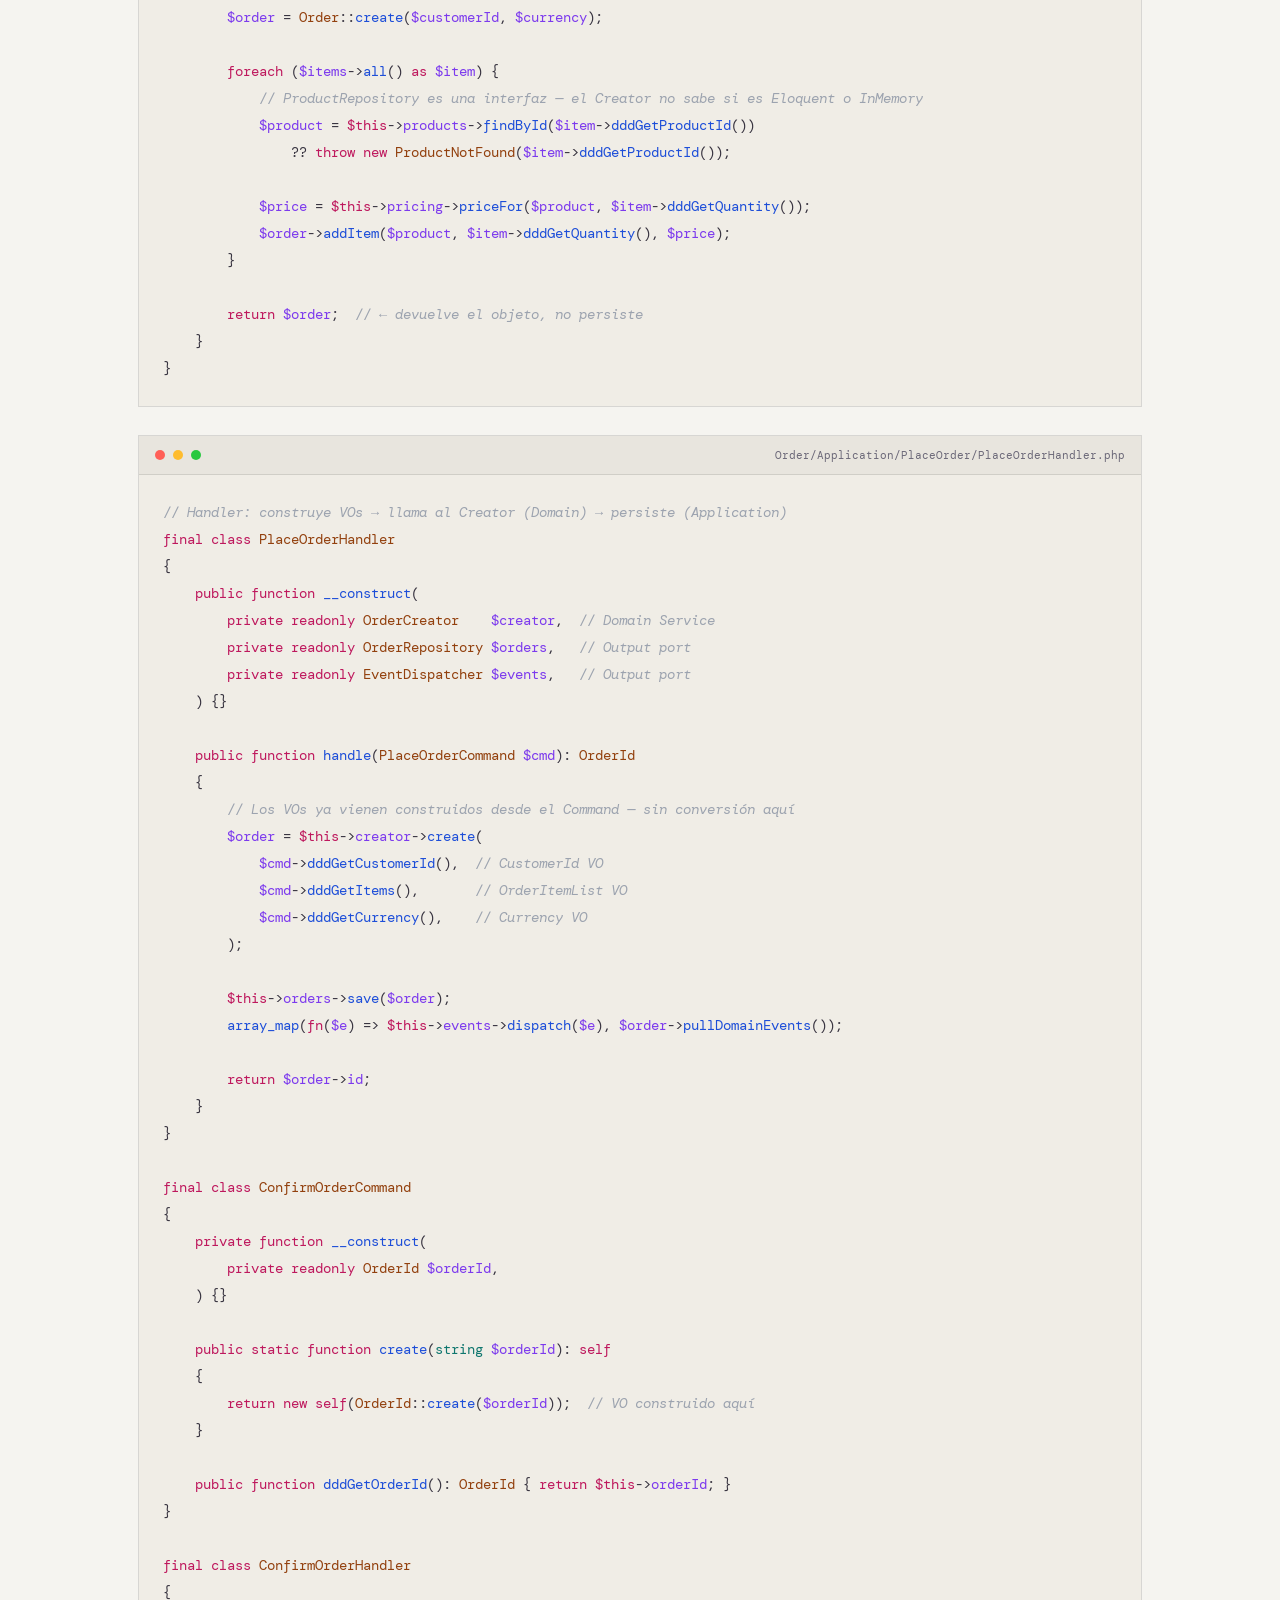
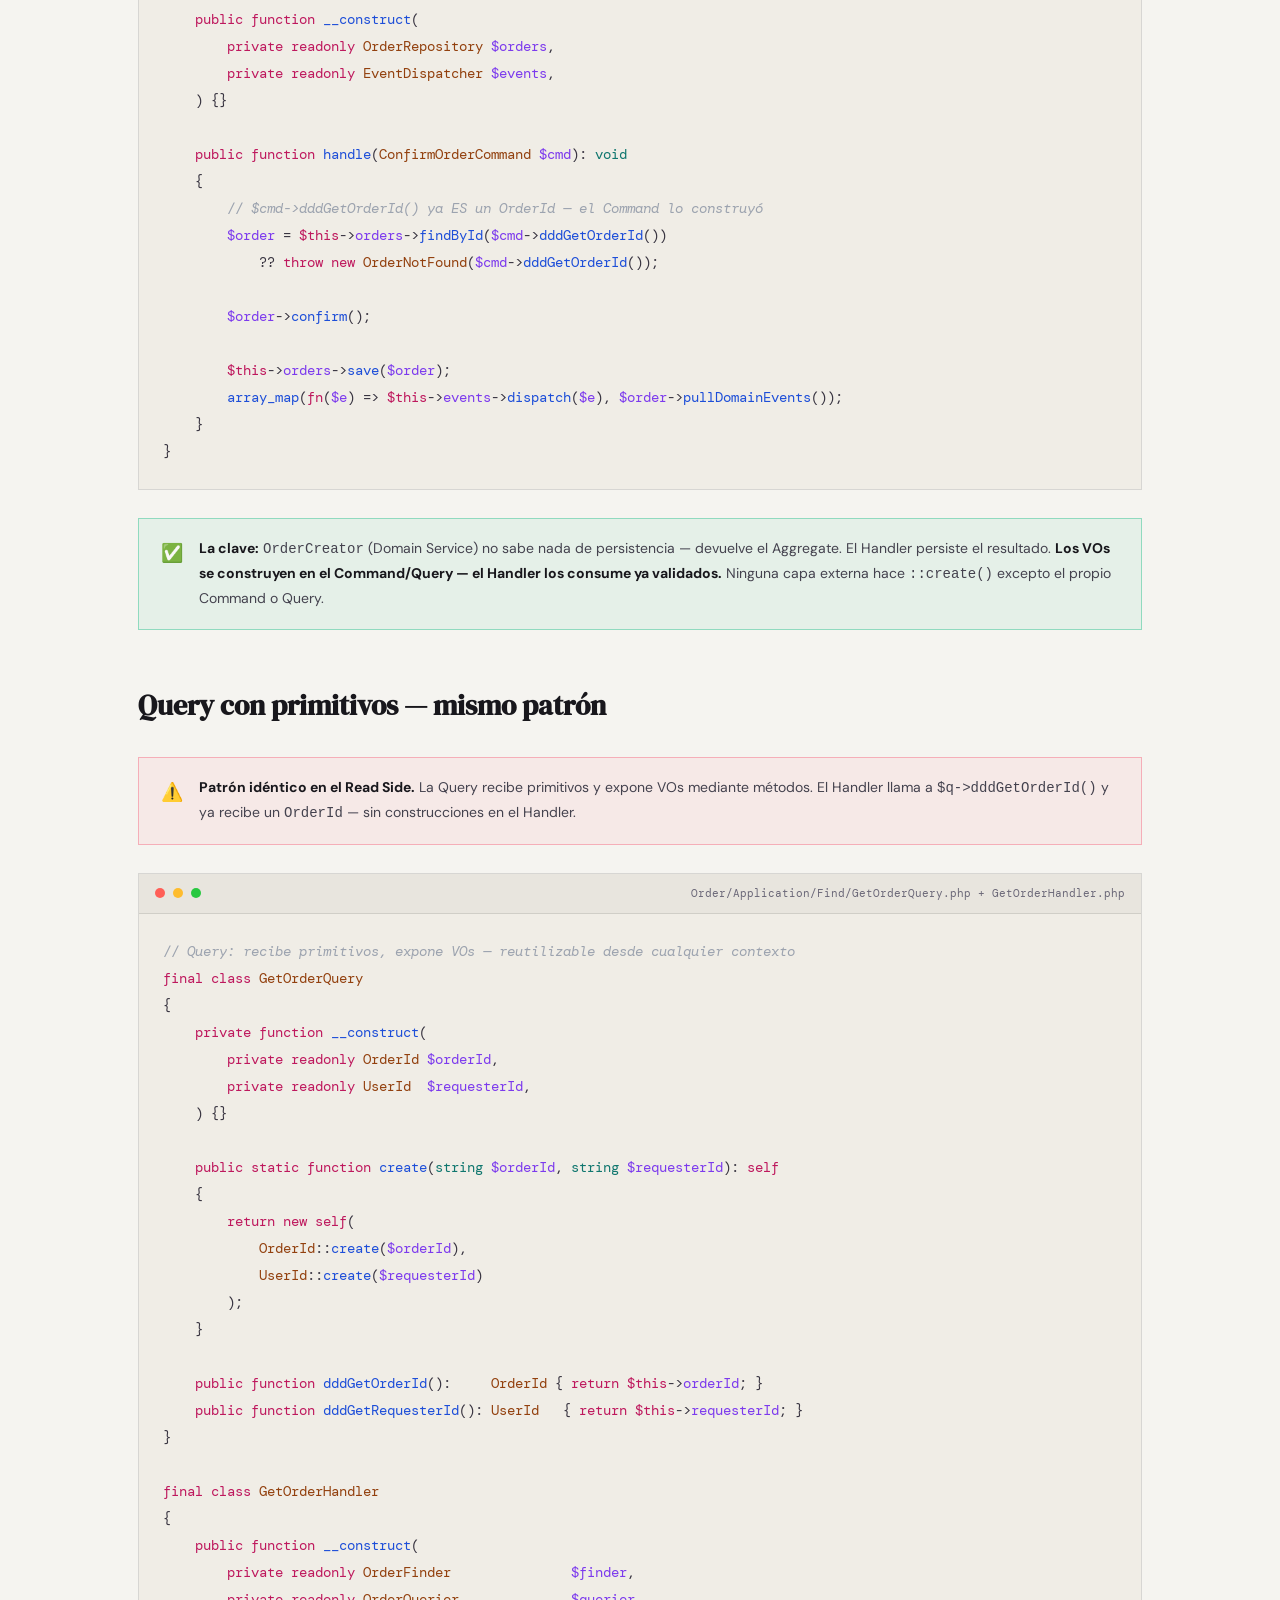
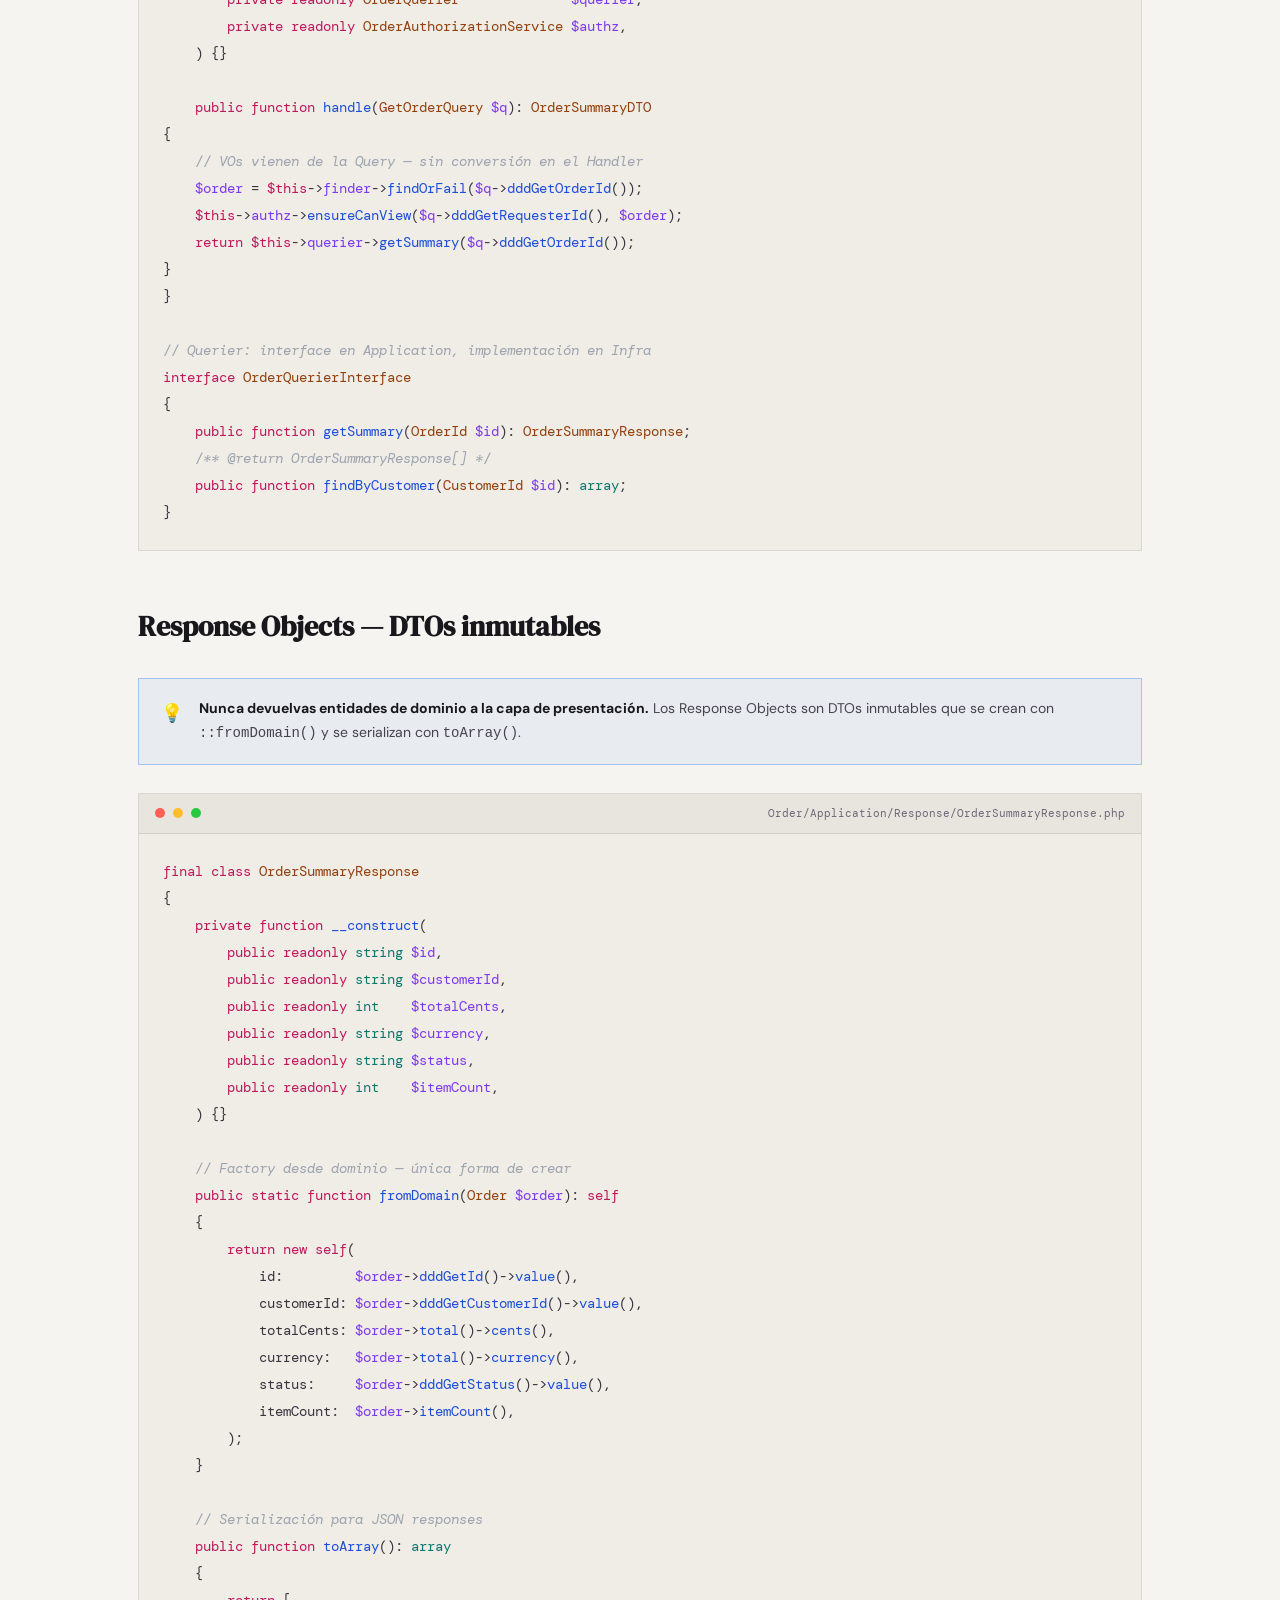
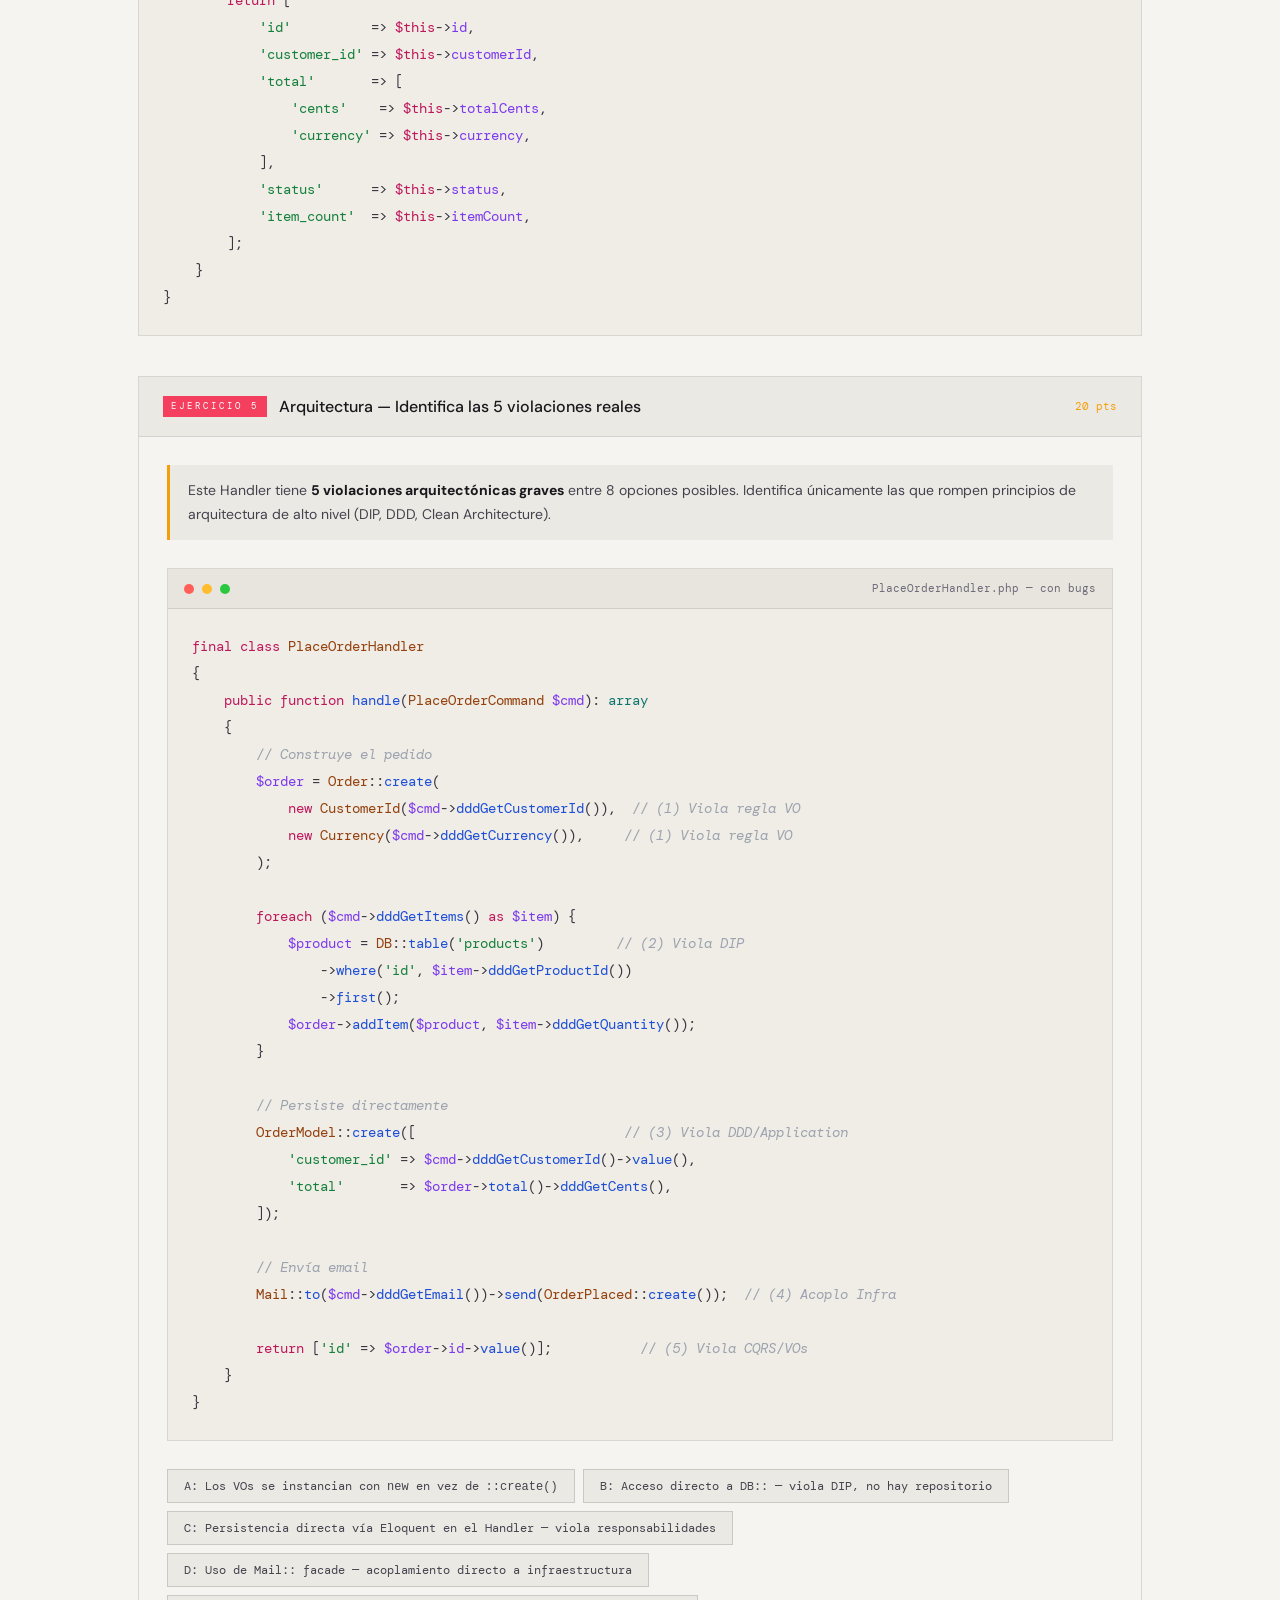
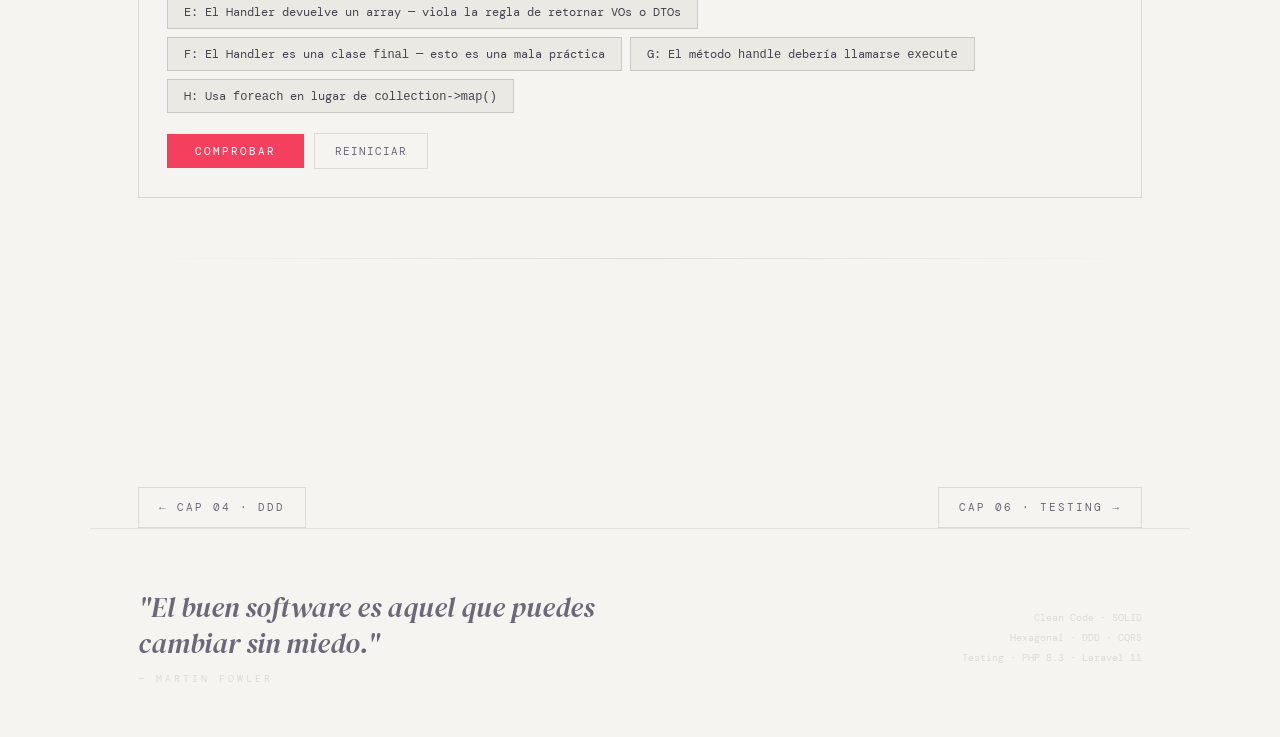
<file: cap5.html>
<!DOCTYPE html>
<html lang="es">
<head>
<meta charset="UTF-8">
<meta name="viewport" content="width=device-width, initial-scale=1.0">
<title>Cap 05 · CQRS · Arquitectura PHP</title>
<link href="https://fonts.googleapis.com/css2?family=DM+Serif+Display:ital@0;1&family=DM+Mono:wght@300;400;500&family=DM+Sans:ital,wght@0,300;0,400;0,500;1,300&display=swap" rel="stylesheet">
<link rel="stylesheet" href="shared.css">
<style>
    .pager { max-width: 1100px; margin: 0 auto; padding: 48px 48px 0; display: flex; justify-content: space-between; align-items: center; }
    .pager-btn { font-family: var(--mono); font-size: 11px; letter-spacing: 2px; text-transform: uppercase; color: var(--muted); text-decoration: none; padding: 10px 20px; border: 1px solid var(--line); transition: all .2s; }
    .pager-btn:hover { color: var(--paper); border-color: var(--r); }
    @media (max-width: 600px) { .pager { padding: 32px 24px 0; } .pager-btn { font-size: 10px; padding: 8px 14px; } }
</style>
<script>
(function(){const t=localStorage.getItem('arq_php_theme')||(window.matchMedia('(prefers-color-scheme: light)').matches?'light':'dark');document.documentElement.setAttribute('data-theme',t);})();
</script>
</head>
<body>
  <nav class="topnav" id="topnav">
    <div class="topnav-inner">
      <div class="nav-logo" onclick="location.href='index.html'" style="cursor:pointer">arch<span>.</span>php</div>
      <div class="nav-links">
        <a href="index.html">Inicio</a>
        <a href="cap1.html">Clean Code</a>
        <a href="cap2.html">SOLID</a>
        <a href="cap3.html">Hexagonal</a>
        <a href="cap4.html">DDD</a>
        <a href="cap5.html">CQRS</a>
        <a href="cap6.html">Testing</a>
        <a href="referencia.html">Referencia</a>
      </div>
      <div class="nav-right">
        <div class="score-chip">⬡ <span class="score-chip-val" id="scoreDisplay">0</span> / 120 pts</div>
        <button class="btn-reset-all" onclick="resetAll()">↺ Reset</button>
        <button class="theme-toggle" id="themeToggle" onclick="toggleTheme()" title="Cambiar tema">☀️</button>
      </div>
    </div>
  </nav>
  <div class="progress-rail"><div class="progress-fill" id="pFill"></div></div>
  <div class="page">
    <section id="cqrs">
      <div class="ch-header">
        <div>
          <div class="ch-meta">Capítulo 05</div>
          <h2 class="ch-h2"><span class="ac-y">CQRS</span> +<br>Creator / Updater</h2>
          <p class="ch-lead">Commands con primitivos reutilizables. Handlers que orquestan sin persistir. Creator y
            Updater como únicos dueños de la escritura.</p>
        </div>
        <div class="ch-badge">20 puntos</div>
      </div>

      <div class="cqrs-flow">
        <div class="cqrs-col">
          <div
            style="font-family:var(--mono);font-size:9px;letter-spacing:3px;text-transform:uppercase;color:var(--b);margin-bottom:8px">
            Write Side</div>
          <div class="cqrs-box cqrs-cmd">Command (primitivos)</div>
          <div class="cqrs-arr">↓</div>
          <div class="cqrs-box cqrs-hnd">Handler (orquesta)</div>
          <div class="cqrs-arr">↓ construye VOs</div>
          <div class="cqrs-box cqrs-agg" style="border-color:rgba(31,166,114,.4);color:var(--g)">OrderCreator</div>
          <div class="cqrs-arr">↓ persiste</div>
          <div class="cqrs-box" style="border-color:rgba(124,58,237,.4);color:var(--p)">Write DB</div>
        </div>
        <div class="cqrs-sep">
          <div class="cqrs-line"></div><span>EVENT<br>BUS</span>
          <div class="cqrs-line"></div>
        </div>
        <div class="cqrs-col">
          <div
            style="font-family:var(--mono);font-size:9px;letter-spacing:3px;text-transform:uppercase;color:var(--g);margin-bottom:8px">
            Read Side</div>
          <div class="cqrs-box cqrs-qry">Query (primitivos)</div>
          <div class="cqrs-arr">↓</div>
          <div class="cqrs-box cqrs-hnd">Handler (orquesta)</div>
          <div class="cqrs-arr">↓ construye VOs</div>
          <div class="cqrs-box cqrs-qry">Finder → Querier</div>
          <div class="cqrs-arr">↓</div>
          <div class="cqrs-box" style="border-color:rgba(124,58,237,.4);color:var(--p)">DTO</div>
        </div>
      </div>

      <h3 class="sec-title">Value Objects con <code>::create()</code> estático</h3>
      <div class="prose">
        <p>Los VOs <strong>nunca se instancian con <code>new</code> desde fuera</strong>. El constructor es privado y la
          creación pasa siempre por el método estático <code>::create()</code>, que centraliza la validación. Así es
          imposible construir un VO inválido.</p>
      </div>
      <div class="code-block">
        <div class="code-bar">
          <div class="dot"></div>
          <div class="dot"></div>
          <div class="dot"></div><span class="code-fname">Shared/Domain/ValueObjects/Money.php</span>
        </div>
        <pre><span class="kw">final class</span> <span class="cl">Money</span>
{
    <span class="cm">// Constructor privado: nadie puede hacer new Money()</span>
    <span class="kw">private function</span> <span class="fn">__construct</span>(
        <span class="kw">private readonly</span> <span class="ph">int</span>    <span class="pr">$cents</span>,
        <span class="kw">private readonly</span> <span class="ph">string</span> <span class="pr">$currency</span>,
    ) {}

    <span class="kw">public function</span> <span class="fn">getCents</span>(): <span class="ph">int</span> { <span class="kw">return</span> <span class="kw">$this</span>-><span class="pr">cents</span>; }
    <span class="kw">public function</span> <span class="fn">getCurrency</span>(): <span class="ph">string</span> { <span class="kw">return</span> <span class="kw">$this</span>-><span class="pr">currency</span>; }

    <span class="cm">// Única puerta de entrada — valida antes de construir</span>
    <span class="kw">public static function</span> <span class="fn">create</span>(<span class="ph">int</span> <span class="pr">$cents</span>, <span class="ph">string</span> <span class="pr">$currency</span>): <span class="kw">self</span>
    {
        <span class="kw">if</span> (<span class="pr">$cents</span> < <span class="nm">0</span>)
            <span class="kw">throw new</span> <span class="cl">InvalidArgumentException</span>(<span class="str">'El importe no puede ser negativo'</span>);
        <span class="kw">if</span> (!<span class="fn">preg_match</span>(<span class="str">'/^[A-Z]{3}$/'</span>, <span class="pr">$currency</span>))
            <span class="kw">throw new</span> <span class="cl">InvalidArgumentException</span>(<span class="str">"Moneda inválida: {$currency}"</span>);

        <span class="kw">return new self</span>(<span class="pr">$cents</span>, <span class="pr">$currency</span>);
    }

    <span class="kw">public static function</span> <span class="fn">zero</span>(<span class="ph">string</span> <span class="pr">$currency</span>): <span class="kw">self</span>
    {
        <span class="kw">return self</span>::<span class="fn">create</span>(<span class="nm">0</span>, <span class="pr">$currency</span>);
    }

    <span class="kw">public function</span> <span class="fn">add</span>(<span class="cl">Money</span> <span class="pr">$other</span>): <span class="kw">self</span>
    {
        <span class="kw">if</span> (<span class="kw">$this</span>-><span class="pr">currency</span> !== <span class="pr">$other</span>-><span class="fn">getCurrency</span>())
            <span class="kw">throw new</span> <span class="cl">InvalidArgumentException</span>(<span class="str">'No se pueden sumar monedas distintas'</span>);

        <span class="kw">return self</span>::<span class="fn">create</span>(<span class="kw">$this</span>-><span class="pr">cents</span> + <span class="pr">$other</span>-><span class="fn">getCents</span>(), <span class="kw">$this</span>-><span class="pr">currency</span>);
    }

    <span class="kw">public function</span> <span class="fn">applyDiscount</span>(<span class="ph">float</span> <span class="pr">$rate</span>): <span class="kw">self</span>
    {
        <span class="kw">return self</span>::<span class="fn">create</span>(<span class="ph">intval</span>(<span class="kw">$this</span>-><span class="pr">cents</span> * (<span class="nm">1</span> - <span class="pr">$rate</span>)), <span class="kw">$this</span>-><span class="pr">currency</span>);
    }
}

<span class="cm">// Todos los VOs siguen el mismo patrón:</span>
<span class="kw">final class</span> <span class="cl">CustomerId</span>
{
    <span class="kw">private function</span> <span class="fn">__construct</span>(<span class="kw">public readonly</span> <span class="ph">string</span> <span class="pr">$value</span>) {}

    <span class="kw">public static function</span> <span class="fn">create</span>(<span class="ph">string</span> <span class="pr">$value</span>): <span class="kw">self</span>
    {
        <span class="kw">if</span> (!<span class="cl">Uuid</span>::<span class="fn">isValid</span>(<span class="pr">$value</span>))
            <span class="kw">throw new</span> <span class="cl">InvalidArgumentException</span>(<span class="str">"CustomerId inválido: {$value}"</span>);
        <span class="kw">return new self</span>(<span class="pr">$value</span>);
    }

    <span class="kw">public static function</span> <span class="fn">generate</span>(): <span class="kw">self</span>
    {
        <span class="kw">return new self</span>(<span class="ph">Str</span>::<span class="fn">uuid</span>());
    }
}</pre>
      </div>

      <h3 class="sec-title">Command con primitivos — los VOs se crean dentro del Command</h3>
      <div class="callout info"><span class="callout-icon">💡</span>
        <div><strong>El Command recibe primitivos pero <em>expone</em> VOs.</strong> El constructor acepta tipos simples
          (reutilizable desde cualquier contexto), pero los convierte a VOs internamente. El Handler accede a
          <code>$cmd->customerId()</code> y ya recibe un <code>CustomerId</code> — sin conversiones en ningún sitio
          externo.
        </div>
      </div>
      <div class="tabs">
        <div class="tab-bar">
          <button class="tab-btn on" onclick="tab(this,'cmd-http')">Desde HTTP Controller</button>
          <button class="tab-btn" onclick="tab(this,'cmd-artisan')">Desde Artisan Command</button>
          <button class="tab-btn" onclick="tab(this,'cmd-job')">Desde un Job</button>
        </div>
        <div class="tab-pane on" id="cmd-http">
          <div class="code-block">
            <div class="code-bar">
              <div class="dot"></div>
              <div class="dot"></div>
              <div class="dot"></div><span class="code-fname">Order/Application/PlaceOrder/PlaceOrderCommand.php</span>
            </div>
            <pre><span class="cm">// ✅ Recibe primitivos → expone VOs — reutilizable desde cualquier capa</span>
<span class="kw">final class</span> <span class="cl">PlaceOrderCommand</span>
{
    <span class="kw">private function</span> <span class="fn">__construct</span>(
        <span class="kw">private readonly</span> <span class="cl">CustomerId</span>    <span class="pr">$customerId</span>,
        <span class="kw">private readonly</span> <span class="cl">OrderItemList</span> <span class="pr">$items</span>,
        <span class="kw">private readonly</span> <span class="cl">Currency</span>      <span class="pr">$currency</span>,
    ) {}

    <span class="kw">public static function</span> <span class="fn">create</span>(<span class="ph">string</span> <span class="pr">$customerId</span>, <span class="ph">array</span> <span class="pr">$items</span>, <span class="ph">string</span> <span class="pr">$currency</span>): <span class="kw">self</span>
    {
        <span class="kw">return new self</span>(
            <span class="cl">CustomerId</span>::<span class="fn">create</span>(<span class="pr">$customerId</span>),
            <span class="cl">OrderItemList</span>::<span class="fn">create</span>(<span class="pr">$items</span>),
            <span class="cl">Currency</span>::<span class="fn">create</span>(<span class="pr">$currency</span>)
        );
    }

    <span class="kw">public function</span> <span class="fn">dddGetCustomerId</span>(): <span class="cl">CustomerId</span>    { <span class="kw">return</span> <span class="kw">$this</span>-><span class="pr">customerId</span>; }
    <span class="kw">public function</span> <span class="fn">dddGetItems</span>():      <span class="cl">OrderItemList</span> { <span class="kw">return</span> <span class="kw">$this</span>-><span class="pr">items</span>; }
    <span class="kw">public function</span> <span class="fn">dddGetCurrency</span>():   <span class="cl">Currency</span>      { <span class="kw">return</span> <span class="kw">$this</span>-><span class="pr">currency</span>; }
}

<span class="cm">// Controller: pasa strings — el Command se encarga de la conversión</span>
<span class="kw">class</span> <span class="cl">OrderController</span> <span class="kw">extends</span> <span class="cl">Controller</span>
{
    <span class="kw">public function</span> <span class="fn">store</span>(<span class="cl">StoreOrderRequest</span> <span class="pr">$request</span>, <span class="cl">PlaceOrderHandler</span> <span class="pr">$handler</span>)
    {
        <span class="pr">$orderId</span> = <span class="pr">$handler</span>-><span class="fn">handle</span>(<span class="cl">PlaceOrderCommand</span>::<span class="fn">create</span>(
            customerId: <span class="fn">auth</span>()->id(),
            items:      <span class="pr">$request</span>-><span class="fn">validated</span>(<span class="str">'items'</span>),
            currency:   <span class="pr">$request</span>-><span class="fn">validated</span>(<span class="str">'currency'</span>, <span class="str">'EUR'</span>),
        ));
        <span class="kw">return</span> <span class="fn">response</span>()-><span class="fn">json</span>([<span class="str">'id'</span> => <span class="pr">$orderId</span>-><span class="fn">value</span>()], <span class="nm">201</span>);
    }
}</pre>
          </div>
        </div>
        <div class="tab-pane" id="cmd-artisan">
          <div class="code-block">
            <div class="code-bar">
              <div class="dot"></div>
              <div class="dot"></div>
              <div class="dot"></div><span class="code-fname">Infrastructure/Console/PlaceTestOrderCommand.php</span>
            </div>
            <pre><span class="cm">// Artisan: mismo PlaceOrderCommand::create() — primitivos al método estático</span>
<span class="kw">class</span> <span class="cl">PlaceTestOrderCommand</span> <span class="kw">extends</span> <span class="cl">Command</span>
{
    <span class="kw">protected</span> <span class="pr">$signature</span> = <span class="str">'order:place-test {customerId} {--currency=EUR}'</span>;

    <span class="kw">public function</span> <span class="fn">handle</span>(<span class="cl">PlaceOrderHandler</span> <span class="pr">$handler</span>): <span class="ph">int</span>
    {
        <span class="cm">// Sin DTOs, sin adaptaciones — el Command convierte internamente</span>
        <span class="pr">$orderId</span> = <span class="pr">$handler</span>-><span class="fn">handle</span>(<span class="cl">PlaceOrderCommand</span>::<span class="fn">create</span>(
            customerId: <span class="kw">$this</span>-><span class="fn">argument</span>(<span class="str">'customerId'</span>),
            items:      [[<span class="str">'productId'</span> => <span class="str">'test-product'</span>, <span class="str">'quantity'</span> => <span class="nm">1</span>]],
            currency:   <span class="kw">$this</span>-><span class="fn">option</span>(<span class="str">'currency'</span>),
        ));
        <span class="kw">$this</span>-><span class="fn">info</span>(<span class="str">"Pedido creado: {$orderId->value()}"</span>);
        <span class="kw">return</span> <span class="cl">Command</span>::<span class="pr">SUCCESS</span>;
    }
}</pre>
          </div>
        </div>
        <div class="tab-pane" id="cmd-job">
          <div class="code-block">
            <div class="code-bar">
              <div class="dot"></div>
              <div class="dot"></div>
              <div class="dot"></div><span class="code-fname">Infrastructure/Jobs/ProcessBulkOrdersJob.php</span>
            </div>
            <pre><span class="cm">// Job en background: igual — pasa primitivos, Command construye VOs</span>
<span class="kw">class</span> <span class="cl">ProcessBulkOrdersJob</span> <span class="kw">implements</span> <span class="cl">ShouldQueue</span>
{
    <span class="kw">public function</span> <span class="fn">__construct</span>(
        <span class="kw">private readonly</span> <span class="ph">string</span> <span class="pr">$customerId</span>,
        <span class="kw">private readonly</span> <span class="ph">array</span>  <span class="pr">$importedItems</span>,
    ) {}

    <span class="kw">public function</span> <span class="fn">handle</span>(<span class="cl">PlaceOrderHandler</span> <span class="pr">$handler</span>): <span class="ph">void</span>
    {
        <span class="pr">$handler</span>-><span class="fn">handle</span>(<span class="cl">PlaceOrderCommand</span>::<span class="fn">create</span>(
            customerId: <span class="kw">$this</span>-><span class="pr">customerId</span>,
            items:      <span class="kw">$this</span>-><span class="pr">importedItems</span>,
            currency:   <span class="str">'EUR'</span>,
        ));
    }
}</pre>
          </div>
        </div>
      </div>

      <h3 class="sec-title">Handler sin persistencia — Creator como Domain Service</h3>
      <div class="callout info"><span class="callout-icon">💡</span>
        <div><strong>Creator en Domain, no en Application.</strong> El <code>OrderCreator</code> es un <strong>Domain
            Service</strong>: solo construye el Aggregate con reglas puras, sin repositorios. El Handler orquesta: llama
          a <code>$cmd->dddGetCustomerId()</code> (ya es un VO, construido en el Command), pasa los VOs al Creator, y
          persiste
          el resultado. Ninguna capa convierte primitivos a VOs excepto el propio Command.</div>
      </div>
      <div class="code-block">
        <div class="code-bar">
          <div class="dot"></div>
          <div class="dot"></div>
          <div class="dot"></div><span class="code-fname">Order/Domain/Services/OrderCreator.php — Domain Service
            (puro)</span>
        </div>
        <pre><span class="cm">// ✅ Domain Service — sin repositorios, sin infraestructura</span>
<span class="cm">// Solo conoce las reglas de negocio de "construir un pedido válido"</span>
<span class="kw">final class</span> <span class="cl">OrderCreator</span>
{
    <span class="kw">public function</span> <span class="fn">__construct</span>(
        <span class="kw">private readonly</span> <span class="cl">ProductRepository</span>   <span class="pr">$products</span>,   <span class="cm">// port, no Eloquent</span>
        <span class="kw">private readonly</span> <span class="cl">OrderPricingService</span> <span class="pr">$pricing</span>,    <span class="cm">// otro Domain Service</span>
    ) {}

    <span class="cm">// Devuelve el Aggregate construido — NO persiste</span>
    <span class="kw">public function</span> <span class="fn">create</span>(<span class="cl">CustomerId</span> <span class="pr">$customerId</span>, <span class="cl">OrderItemList</span> <span class="pr">$items</span>, <span class="cl">Currency</span> <span class="pr">$currency</span>): <span class="cl">Order</span>
    {
        <span class="pr">$order</span> = <span class="cl">Order</span>::<span class="fn">create</span>(<span class="pr">$customerId</span>, <span class="pr">$currency</span>);

        <span class="kw">foreach</span> (<span class="pr">$items</span>-><span class="fn">all</span>() <span class="kw">as</span> <span class="pr">$item</span>) {
            <span class="cm">// ProductRepository es una interfaz — el Creator no sabe si es Eloquent o InMemory</span>
            <span class="pr">$product</span> = <span class="kw">$this</span>-><span class="pr">products</span>-><span class="fn">findById</span>(<span class="pr">$item</span>-><span class="fn">dddGetProductId</span>())
                ?? <span class="kw">throw new</span> <span class="cl">ProductNotFound</span>(<span class="pr">$item</span>-><span class="fn">dddGetProductId</span>());

            <span class="pr">$price</span> = <span class="kw">$this</span>-><span class="pr">pricing</span>-><span class="fn">priceFor</span>(<span class="pr">$product</span>, <span class="pr">$item</span>-><span class="fn">dddGetQuantity</span>());
            <span class="pr">$order</span>-><span class="fn">addItem</span>(<span class="pr">$product</span>, <span class="pr">$item</span>-><span class="fn">dddGetQuantity</span>(), <span class="pr">$price</span>);
        }

        <span class="kw">return</span> <span class="pr">$order</span>;  <span class="cm">// ← devuelve el objeto, no persiste</span>
    }
}</pre>
      </div>

      <div class="code-block">
        <div class="code-bar">
          <div class="dot"></div>
          <div class="dot"></div>
          <div class="dot"></div><span class="code-fname">Order/Application/PlaceOrder/PlaceOrderHandler.php</span>
        </div>
        <pre><span class="cm">// Handler: construye VOs → llama al Creator (Domain) → persiste (Application)</span>
<span class="kw">final class</span> <span class="cl">PlaceOrderHandler</span>
{
    <span class="kw">public function</span> <span class="fn">__construct</span>(
        <span class="kw">private readonly</span> <span class="cl">OrderCreator</span>    <span class="pr">$creator</span>,  <span class="cm">// Domain Service</span>
        <span class="kw">private readonly</span> <span class="cl">OrderRepository</span> <span class="pr">$orders</span>,   <span class="cm">// Output port</span>
        <span class="kw">private readonly</span> <span class="cl">EventDispatcher</span> <span class="pr">$events</span>,   <span class="cm">// Output port</span>
    ) {}

    <span class="kw">public function</span> <span class="fn">handle</span>(<span class="cl">PlaceOrderCommand</span> <span class="pr">$cmd</span>): <span class="cl">OrderId</span>
    {
        <span class="cm">// Los VOs ya vienen construidos desde el Command — sin conversión aquí</span>
        <span class="pr">$order</span> = <span class="kw">$this</span>-><span class="pr">creator</span>-><span class="fn">create</span>(
            <span class="pr">$cmd</span>-><span class="fn">dddGetCustomerId</span>(),  <span class="cm">// CustomerId VO</span>
            <span class="pr">$cmd</span>-><span class="fn">dddGetItems</span>(),       <span class="cm">// OrderItemList VO</span>
            <span class="pr">$cmd</span>-><span class="fn">dddGetCurrency</span>(),    <span class="cm">// Currency VO</span>
        );

        <span class="kw">$this</span>-><span class="pr">orders</span>-><span class="fn">save</span>(<span class="pr">$order</span>);
        <span class="fn">array_map</span>(<span class="kw">fn</span>(<span class="pr">$e</span>) => <span class="kw">$this</span>-><span class="pr">events</span>-><span class="fn">dispatch</span>(<span class="pr">$e</span>), <span class="pr">$order</span>-><span class="fn">pullDomainEvents</span>());

        <span class="kw">return</span> <span class="pr">$order</span>-><span class="pr">id</span>;
    }
}

<span class="kw">final class</span> <span class="cl">ConfirmOrderCommand</span>
{
    <span class="kw">private function</span> <span class="fn">__construct</span>(
        <span class="kw">private readonly</span> <span class="cl">OrderId</span> <span class="pr">$orderId</span>,
    ) {}

    <span class="kw">public static function</span> <span class="fn">create</span>(<span class="ph">string</span> <span class="pr">$orderId</span>): <span class="kw">self</span>
    {
        <span class="kw">return new self</span>(<span class="cl">OrderId</span>::<span class="fn">create</span>(<span class="pr">$orderId</span>));  <span class="cm">// VO construido aquí</span>
    }

    <span class="kw">public function</span> <span class="fn">dddGetOrderId</span>(): <span class="cl">OrderId</span> { <span class="kw">return</span> <span class="kw">$this</span>-><span class="pr">orderId</span>; }
}

<span class="kw">final class</span> <span class="cl">ConfirmOrderHandler</span>
{
    <span class="kw">public function</span> <span class="fn">__construct</span>(
        <span class="kw">private readonly</span> <span class="cl">OrderRepository</span> <span class="pr">$orders</span>,
        <span class="kw">private readonly</span> <span class="cl">EventDispatcher</span> <span class="pr">$events</span>,
    ) {}

    <span class="kw">public function</span> <span class="fn">handle</span>(<span class="cl">ConfirmOrderCommand</span> <span class="pr">$cmd</span>): <span class="ph">void</span>
    {
        <span class="cm">// $cmd->dddGetOrderId() ya ES un OrderId — el Command lo construyó</span>
        <span class="pr">$order</span> = <span class="kw">$this</span>-><span class="pr">orders</span>-><span class="fn">findById</span>(<span class="pr">$cmd</span>-><span class="fn">dddGetOrderId</span>())
            ?? <span class="kw">throw new</span> <span class="cl">OrderNotFound</span>(<span class="pr">$cmd</span>-><span class="fn">dddGetOrderId</span>());

        <span class="pr">$order</span>-><span class="fn">confirm</span>();

        <span class="kw">$this</span>-><span class="pr">orders</span>-><span class="fn">save</span>(<span class="pr">$order</span>);
        <span class="fn">array_map</span>(<span class="kw">fn</span>(<span class="pr">$e</span>) => <span class="kw">$this</span>-><span class="pr">events</span>-><span class="fn">dispatch</span>(<span class="pr">$e</span>), <span class="pr">$order</span>-><span class="fn">pullDomainEvents</span>());
    }
}</pre>
      </div>

      <div class="callout tip"><span class="callout-icon">✅</span>
        <div><strong>La clave:</strong> <code>OrderCreator</code> (Domain Service) no sabe nada de persistencia —
          devuelve el Aggregate. El Handler persiste el resultado. <strong>Los VOs se construyen en el Command/Query —
            el Handler los consume ya validados.</strong> Ninguna capa externa hace <code>::create()</code> excepto el
          propio Command o Query.</div>
      </div>

      <h3 class="sec-title">Query con primitivos — mismo patrón</h3>
      <div class="callout warn"><span class="callout-icon">⚠️</span>
        <div><strong>Patrón idéntico en el Read Side.</strong> La Query recibe primitivos y expone VOs mediante métodos.
          El Handler llama a <code>$q->dddGetOrderId()</code> y ya recibe un <code>OrderId</code> — sin construcciones
          en el
          Handler.</div>
      </div>
      <div class="code-block">
        <div class="code-bar">
          <div class="dot"></div>
          <div class="dot"></div>
          <div class="dot"></div><span class="code-fname">Order/Application/Find/GetOrderQuery.php +
            GetOrderHandler.php</span>
        </div>
        <pre><span class="cm">// Query: recibe primitivos, expone VOs — reutilizable desde cualquier contexto</span>
<span class="kw">final class</span> <span class="cl">GetOrderQuery</span>
{
    <span class="kw">private function</span> <span class="fn">__construct</span>(
        <span class="kw">private readonly</span> <span class="cl">OrderId</span> <span class="pr">$orderId</span>,
        <span class="kw">private readonly</span> <span class="cl">UserId</span>  <span class="pr">$requesterId</span>,
    ) {}

    <span class="kw">public static function</span> <span class="fn">create</span>(<span class="ph">string</span> <span class="pr">$orderId</span>, <span class="ph">string</span> <span class="pr">$requesterId</span>): <span class="kw">self</span>
    {
        <span class="kw">return new self</span>(
            <span class="cl">OrderId</span>::<span class="fn">create</span>(<span class="pr">$orderId</span>),
            <span class="cl">UserId</span>::<span class="fn">create</span>(<span class="pr">$requesterId</span>)
        );
    }

    <span class="kw">public function</span> <span class="fn">dddGetOrderId</span>():     <span class="cl">OrderId</span> { <span class="kw">return</span> <span class="kw">$this</span>-><span class="pr">orderId</span>; }
    <span class="kw">public function</span> <span class="fn">dddGetRequesterId</span>(): <span class="cl">UserId</span>   { <span class="kw">return</span> <span class="kw">$this</span>-><span class="pr">requesterId</span>; }
}

<span class="kw">final class</span> <span class="cl">GetOrderHandler</span>
{
    <span class="kw">public function</span> <span class="fn">__construct</span>(
        <span class="kw">private readonly</span> <span class="cl">OrderFinder</span>               <span class="pr">$finder</span>,
        <span class="kw">private readonly</span> <span class="cl">OrderQuerier</span>              <span class="pr">$querier</span>,
        <span class="kw">private readonly</span> <span class="cl">OrderAuthorizationService</span> <span class="pr">$authz</span>,
    ) {}

    <span class="kw">public function</span> <span class="fn">handle</span>(<span class="cl">GetOrderQuery</span> <span class="pr">$q</span>): <span class="cl">OrderSummaryDTO</span>
{
    <span class="cm">// VOs vienen de la Query — sin conversión en el Handler</span>
    <span class="pr">$order</span> = <span class="kw">$this</span>-><span class="pr">finder</span>-><span class="fn">findOrFail</span>(<span class="pr">$q</span>-><span class="fn">dddGetOrderId</span>());
    <span class="kw">$this</span>-><span class="pr">authz</span>-><span class="fn">ensureCanView</span>(<span class="pr">$q</span>-><span class="fn">dddGetRequesterId</span>(), <span class="pr">$order</span>);
    <span class="kw">return</span> <span class="kw">$this</span>-><span class="pr">querier</span>-><span class="fn">getSummary</span>(<span class="pr">$q</span>-><span class="fn">dddGetOrderId</span>());
}
}

<span class="cm">// Querier: interface en Application, implementación en Infra</span>
<span class="kw">interface</span> <span class="cl">OrderQuerierInterface</span>
{
    <span class="kw">public function</span> <span class="fn">getSummary</span>(<span class="cl">OrderId</span> <span class="pr">$id</span>): <span class="cl">OrderSummaryResponse</span>;
    <span class="cm">/** @return OrderSummaryResponse[] */</span>
    <span class="kw">public function</span> <span class="fn">findByCustomer</span>(<span class="cl">CustomerId</span> <span class="pr">$id</span>): <span class="ph">array</span>;
}</pre>
      </div>

      <h3 class="sec-title">Response Objects — DTOs inmutables</h3>
      <div class="callout info"><span class="callout-icon">💡</span>
        <div><strong>Nunca devuelvas entidades de dominio a la capa de presentación.</strong> Los Response Objects son DTOs inmutables que se crean con <code>::fromDomain()</code> y se serializan con <code>toArray()</code>.</div>
      </div>
      <div class="code-block">
        <div class="code-bar">
          <div class="dot"></div>
          <div class="dot"></div>
          <div class="dot"></div><span class="code-fname">Order/Application/Response/OrderSummaryResponse.php</span>
        </div>
        <pre><span class="kw">final class</span> <span class="cl">OrderSummaryResponse</span>
{
    <span class="kw">private function</span> <span class="fn">__construct</span>(
        <span class="kw">public readonly</span> <span class="ph">string</span> <span class="pr">$id</span>,
        <span class="kw">public readonly</span> <span class="ph">string</span> <span class="pr">$customerId</span>,
        <span class="kw">public readonly</span> <span class="ph">int</span>    <span class="pr">$totalCents</span>,
        <span class="kw">public readonly</span> <span class="ph">string</span> <span class="pr">$currency</span>,
        <span class="kw">public readonly</span> <span class="ph">string</span> <span class="pr">$status</span>,
        <span class="kw">public readonly</span> <span class="ph">int</span>    <span class="pr">$itemCount</span>,
    ) {}

    <span class="cm">// Factory desde dominio — única forma de crear</span>
    <span class="kw">public static function</span> <span class="fn">fromDomain</span>(<span class="cl">Order</span> <span class="pr">$order</span>): <span class="kw">self</span>
    {
        <span class="kw">return new self</span>(
            id:         <span class="pr">$order</span>-><span class="fn">dddGetId</span>()-><span class="fn">value</span>(),
            customerId: <span class="pr">$order</span>-><span class="fn">dddGetCustomerId</span>()-><span class="fn">value</span>(),
            totalCents: <span class="pr">$order</span>-><span class="fn">total</span>()-><span class="fn">cents</span>(),
            currency:   <span class="pr">$order</span>-><span class="fn">total</span>()-><span class="fn">currency</span>(),
            status:     <span class="pr">$order</span>-><span class="fn">dddGetStatus</span>()-><span class="fn">value</span>(),
            itemCount:  <span class="pr">$order</span>-><span class="fn">itemCount</span>(),
        );
    }

    <span class="cm">// Serialización para JSON responses</span>
    <span class="kw">public function</span> <span class="fn">toArray</span>(): <span class="ph">array</span>
    {
        <span class="kw">return</span> [
            <span class="str">'id'</span>          => <span class="kw">$this</span>-><span class="pr">id</span>,
            <span class="str">'customer_id'</span> => <span class="kw">$this</span>-><span class="pr">customerId</span>,
            <span class="str">'total'</span>       => [
                <span class="str">'cents'</span>    => <span class="kw">$this</span>-><span class="pr">totalCents</span>,
                <span class="str">'currency'</span> => <span class="kw">$this</span>-><span class="pr">currency</span>,
            ],
            <span class="str">'status'</span>      => <span class="kw">$this</span>-><span class="pr">status</span>,
            <span class="str">'item_count'</span>  => <span class="kw">$this</span>-><span class="pr">itemCount</span>,
        ];
    }
}</pre>
      </div>

      <!-- EX 5 — ARCHITECTURE DEBUG -->
      <div class="ex-wrap" id="ex5">
        <div class="ex-head"><span class="ex-tag">Ejercicio 5</span><span class="ex-title-text">Arquitectura —
            Identifica las 5 violaciones reales</span><span class="ex-pts">20 pts</span></div>
        <div class="ex-body">
          <div class="ex-desc">Este Handler tiene <strong>5 violaciones arquitectónicas graves</strong> entre 8 opciones
            posibles. Identifica únicamente las que rompen principios de arquitectura de alto nivel (DIP, DDD, Clean
            Architecture).</div>
          <div class="code-block">
            <div class="code-bar">
              <div class="dot"></div>
              <div class="dot"></div>
              <div class="dot"></div><span class="code-fname">PlaceOrderHandler.php — con bugs</span>
            </div>
            <pre><span class="kw">final class</span> <span class="cl">PlaceOrderHandler</span>
{
    <span class="kw">public function</span> <span class="fn">handle</span>(<span class="cl">PlaceOrderCommand</span> <span class="pr">$cmd</span>): <span class="ph">array</span>
    {
        <span class="cm">// Construye el pedido</span>
        <span class="pr">$order</span> = <span class="cl">Order</span>::<span class="fn">create</span>(
            <span class="kw">new</span> <span class="cl">CustomerId</span>(<span class="pr">$cmd</span>-><span class="fn">dddGetCustomerId</span>()),  <span class="cm">// (1) Viola regla VO</span>
            <span class="kw">new</span> <span class="cl">Currency</span>(<span class="pr">$cmd</span>-><span class="fn">dddGetCurrency</span>()),     <span class="cm">// (1) Viola regla VO</span>
        );

        <span class="kw">foreach</span> (<span class="pr">$cmd</span>-><span class="fn">dddGetItems</span>() <span class="kw">as</span> <span class="pr">$item</span>) {
            <span class="pr">$product</span> = <span class="cl">DB</span>::<span class="fn">table</span>(<span class="str">'products'</span>)         <span class="cm">// (2) Viola DIP</span>
                -><span class="fn">where</span>(<span class="str">'id'</span>, <span class="pr">$item</span>-><span class="fn">dddGetProductId</span>())
                -><span class="fn">first</span>();
            <span class="pr">$order</span>-><span class="fn">addItem</span>(<span class="pr">$product</span>, <span class="pr">$item</span>-><span class="fn">dddGetQuantity</span>());
        }

        <span class="cm">// Persiste directamente</span>
        <span class="cl">OrderModel</span>::<span class="fn">create</span>([                          <span class="cm">// (3) Viola DDD/Application</span>
            <span class="str">'customer_id'</span> => <span class="pr">$cmd</span>-><span class="fn">dddGetCustomerId</span>()-><span class="fn">value</span>(),
            <span class="str">'total'</span>       => <span class="pr">$order</span>-><span class="fn">total</span>()-><span class="fn">dddGetCents</span>(),
        ]);

        <span class="cm">// Envía email</span>
        <span class="cl">Mail</span>::<span class="fn">to</span>(<span class="pr">$cmd</span>-><span class="fn">dddGetEmail</span>())-><span class="fn">send</span>(<span class="cl">OrderPlaced</span>::<span class="fn">create</span>());  <span class="cm">// (4) Acoplo Infra</span>

        <span class="kw">return</span> [<span class="str">'id'</span> => <span class="pr">$order</span>-><span class="pr">id</span>-><span class="fn">value</span>()];           <span class="cm">// (5) Viola CQRS/VOs</span>
    }
}</pre>
          </div>
          <div class="opt-grid" id="ex5opts">
            <button class="opt-btn" data-v="A" onclick="toggleOpt('ex5opts',this)">A: Los VOs se instancian con
              <code>new</code> en vez de <code>::create()</code></button>
            <button class="opt-btn" data-v="B" onclick="toggleOpt('ex5opts',this)">B: Acceso directo a DB:: — viola DIP,
              no hay repositorio</button>
            <button class="opt-btn" data-v="C" onclick="toggleOpt('ex5opts',this)">C: Persistencia directa vía Eloquent
              en el Handler — viola responsabilidades</button>
            <button class="opt-btn" data-v="D" onclick="toggleOpt('ex5opts',this)">D: Uso de Mail:: facade —
              acoplamiento directo a infraestructura</button>
            <button class="opt-btn" data-v="E" onclick="toggleOpt('ex5opts',this)">E: El Handler devuelve un array —
              viola la regla de retornar VOs o DTOs</button>
            <button class="opt-btn" data-v="F" onclick="toggleOpt('ex5opts',this)">F: El Handler es una clase
              <code>final</code> — esto es una mala práctica</button>
            <button class="opt-btn" data-v="G" onclick="toggleOpt('ex5opts',this)">G: El método <code>handle</code>
              debería llamarse <code>execute</code></button>
            <button class="opt-btn" data-v="H" onclick="toggleOpt('ex5opts',this)">H: Usa <code>foreach</code> en lugar
              de <code>collection->map()</code></button>
          </div>
          <div class="ex-actions">
            <button class="btn-check"
              onclick="checkMulti('ex5opts',['A','B','C','D','E'],'ex5fb',20,'ex5')">Comprobar</button>
            <button class="btn-reset" onclick="resetMulti('ex5opts','ex5fb')">Reiniciar</button>
          </div>
          <div class="ex-fb" id="ex5fb"></div>
        </div>
      </div>
    </section>

    <div class="sep"></div>

  </div>
  <div class="pager"><a class="pager-btn" href="cap4.html">← Cap 04 · DDD</a><a class="pager-btn" href="cap6.html">Cap 06 · Testing →</a></div>

  <footer>
    <div>
      <div class="footer-quote">"El buen software es aquel que puedes cambiar sin miedo."</div>
      <div class="footer-by">— Martin Fowler</div>
    </div>
    <div style="font-family:var(--mono);font-size:10px;color:var(--line);text-align:right;line-height:2">
      Clean Code · SOLID<br>Hexagonal · DDD · CQRS<br>Testing · PHP 8.3 · Laravel 11
    </div>
  </footer>
<script src="shared.js"></script>
<script>
// ════ EX5 — ARCHITECTURE DEBUG — reuses toggleOpt/checkMulti/resetMulti ════

function resetPageExercises() {
  resetMulti('ex5opts','ex5fb');
}

function toggleOpt(gridId, btn) { if (btn.classList.contains('ok') || btn.classList.contains('bad')) return; btn.classList.toggle('sel'); }
function checkMulti(gridId, correct, fbId, pts, exId) {
  const grid = document.getElementById(gridId);
  const sel = [...grid.querySelectorAll('.opt-btn.sel')].map(b => b.dataset.v);
  const missing = correct.filter(c => !sel.includes(c));
  const extra = sel.filter(c => !correct.includes(c));
  grid.querySelectorAll('.opt-btn').forEach(b => { if (correct.includes(b.dataset.v)) b.classList.add('ok'); else if (sel.includes(b.dataset.v)) b.classList.add('bad'); });
  const fb = document.getElementById(fbId);
  if (!missing.length && !extra.length) { fb.textContent = '✓ ¡Perfecto! Has identificado todos los bugs de arquitectura.'; fb.className = 'ex-fb show pass'; award(pts, exId); }
  else { fb.textContent = '✗ Casi. ' + (missing.length ? 'Faltaban: ' + missing.join(', ') + '. ' : '') + (extra.length ? 'No son bugs: ' + extra.join(', ') + '.' : ''); fb.className = 'ex-fb show fail'; }
}
function resetMulti(gridId, fbId) { document.getElementById(gridId).querySelectorAll('.opt-btn').forEach(b => b.className = 'opt-btn'); document.getElementById(fbId).className = 'ex-fb'; }

</script>
</body>
</html>
</file>
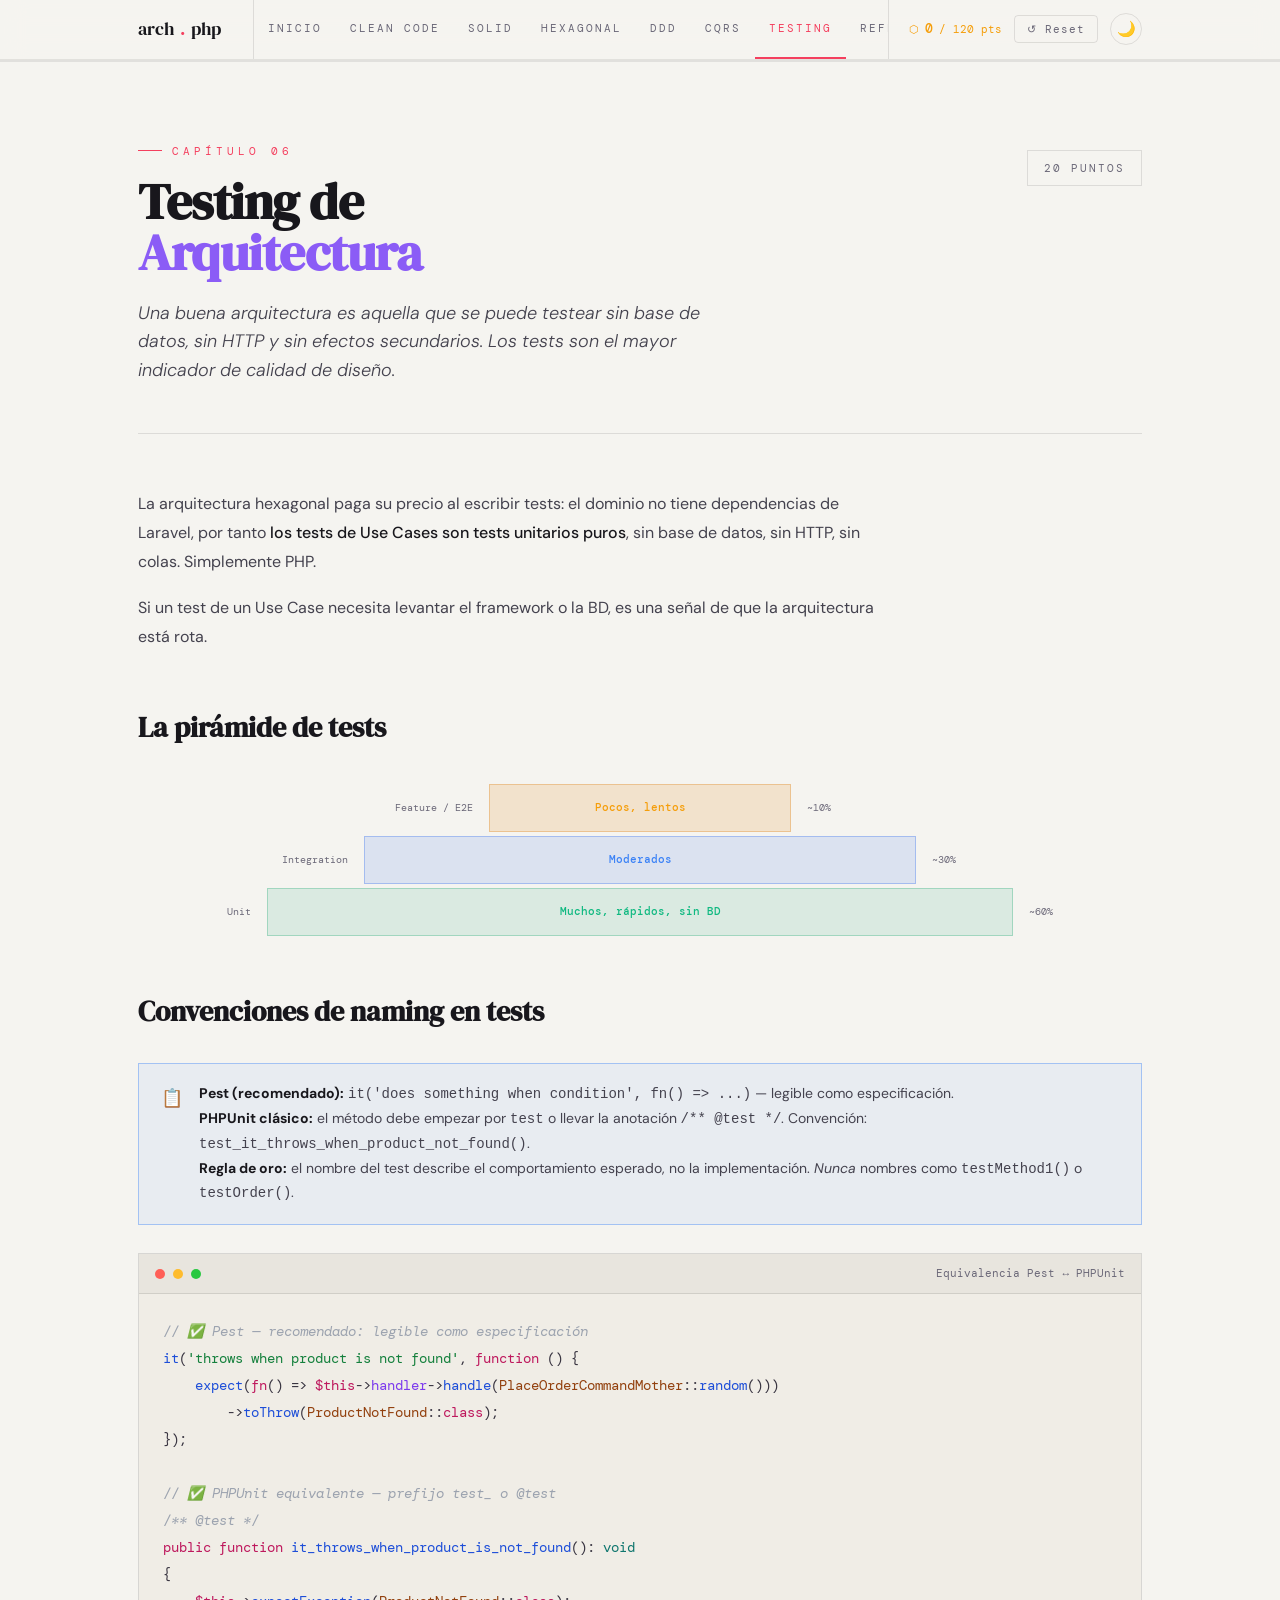
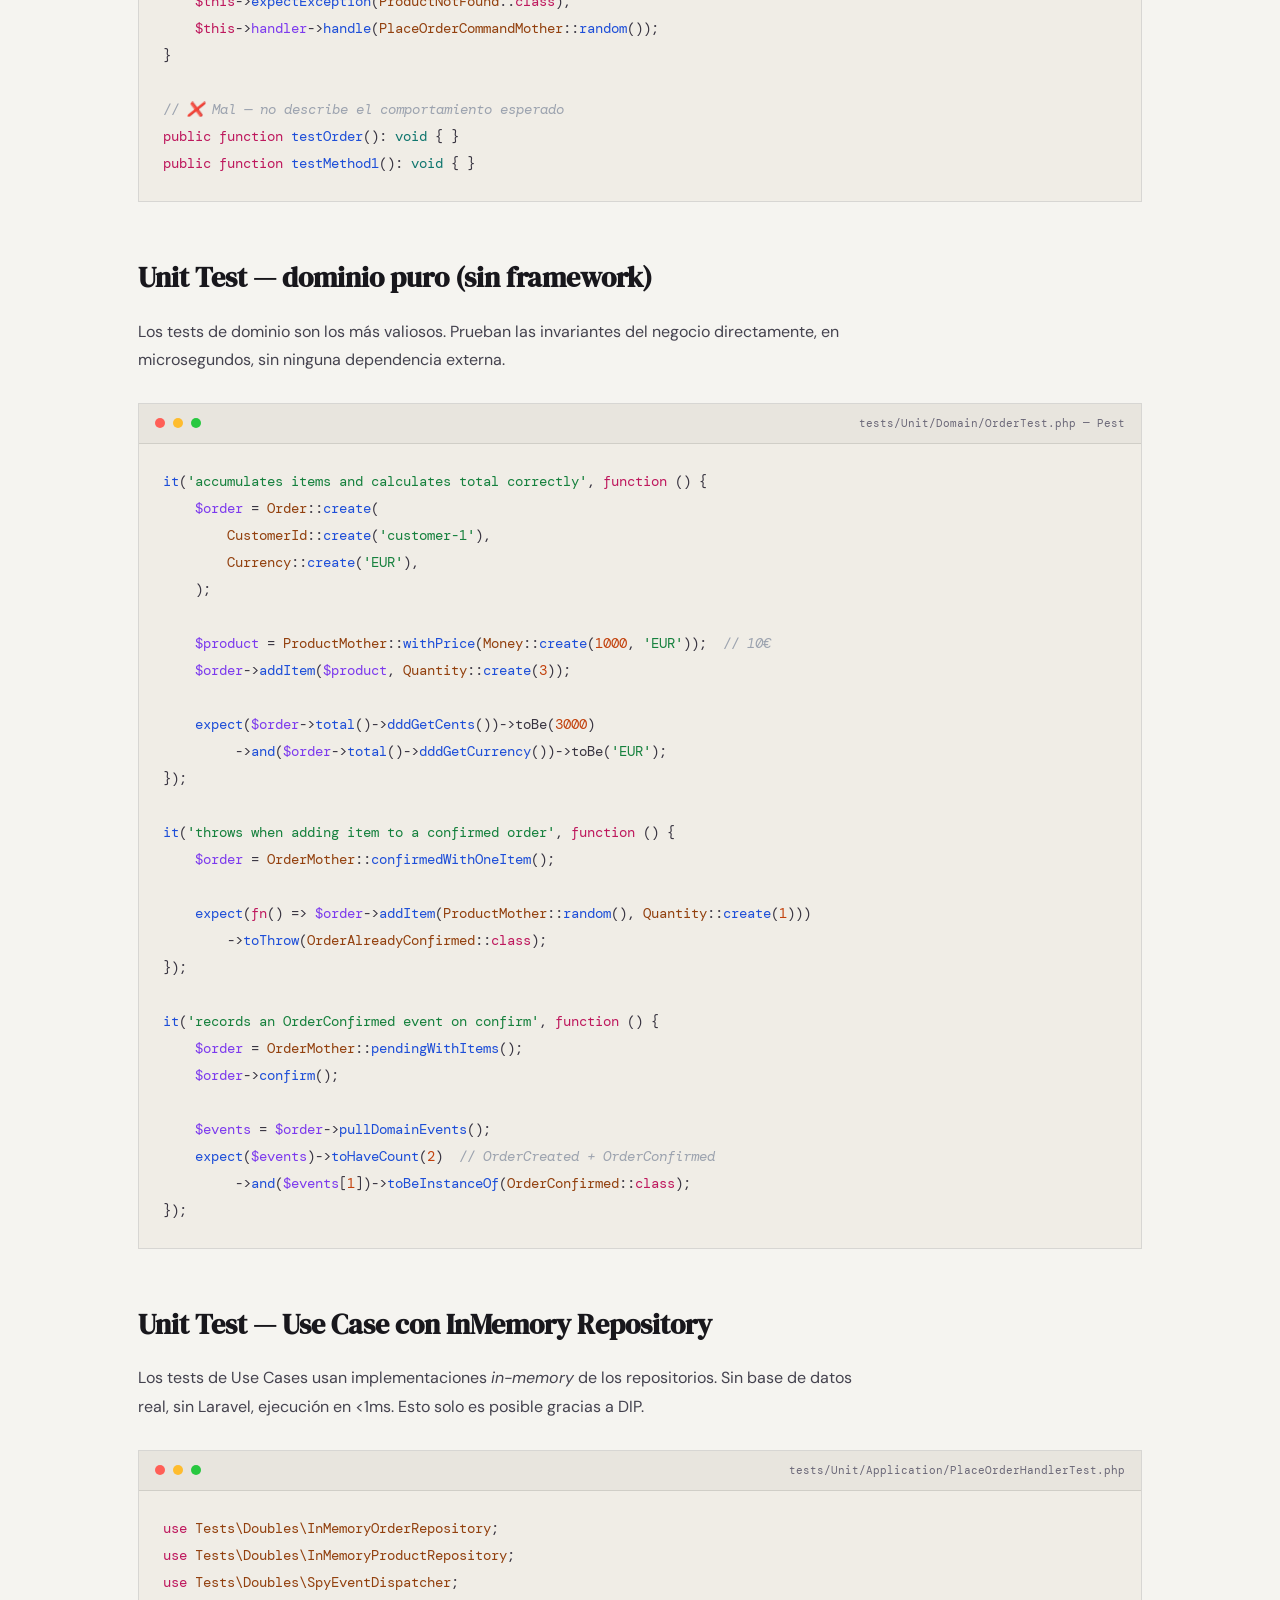
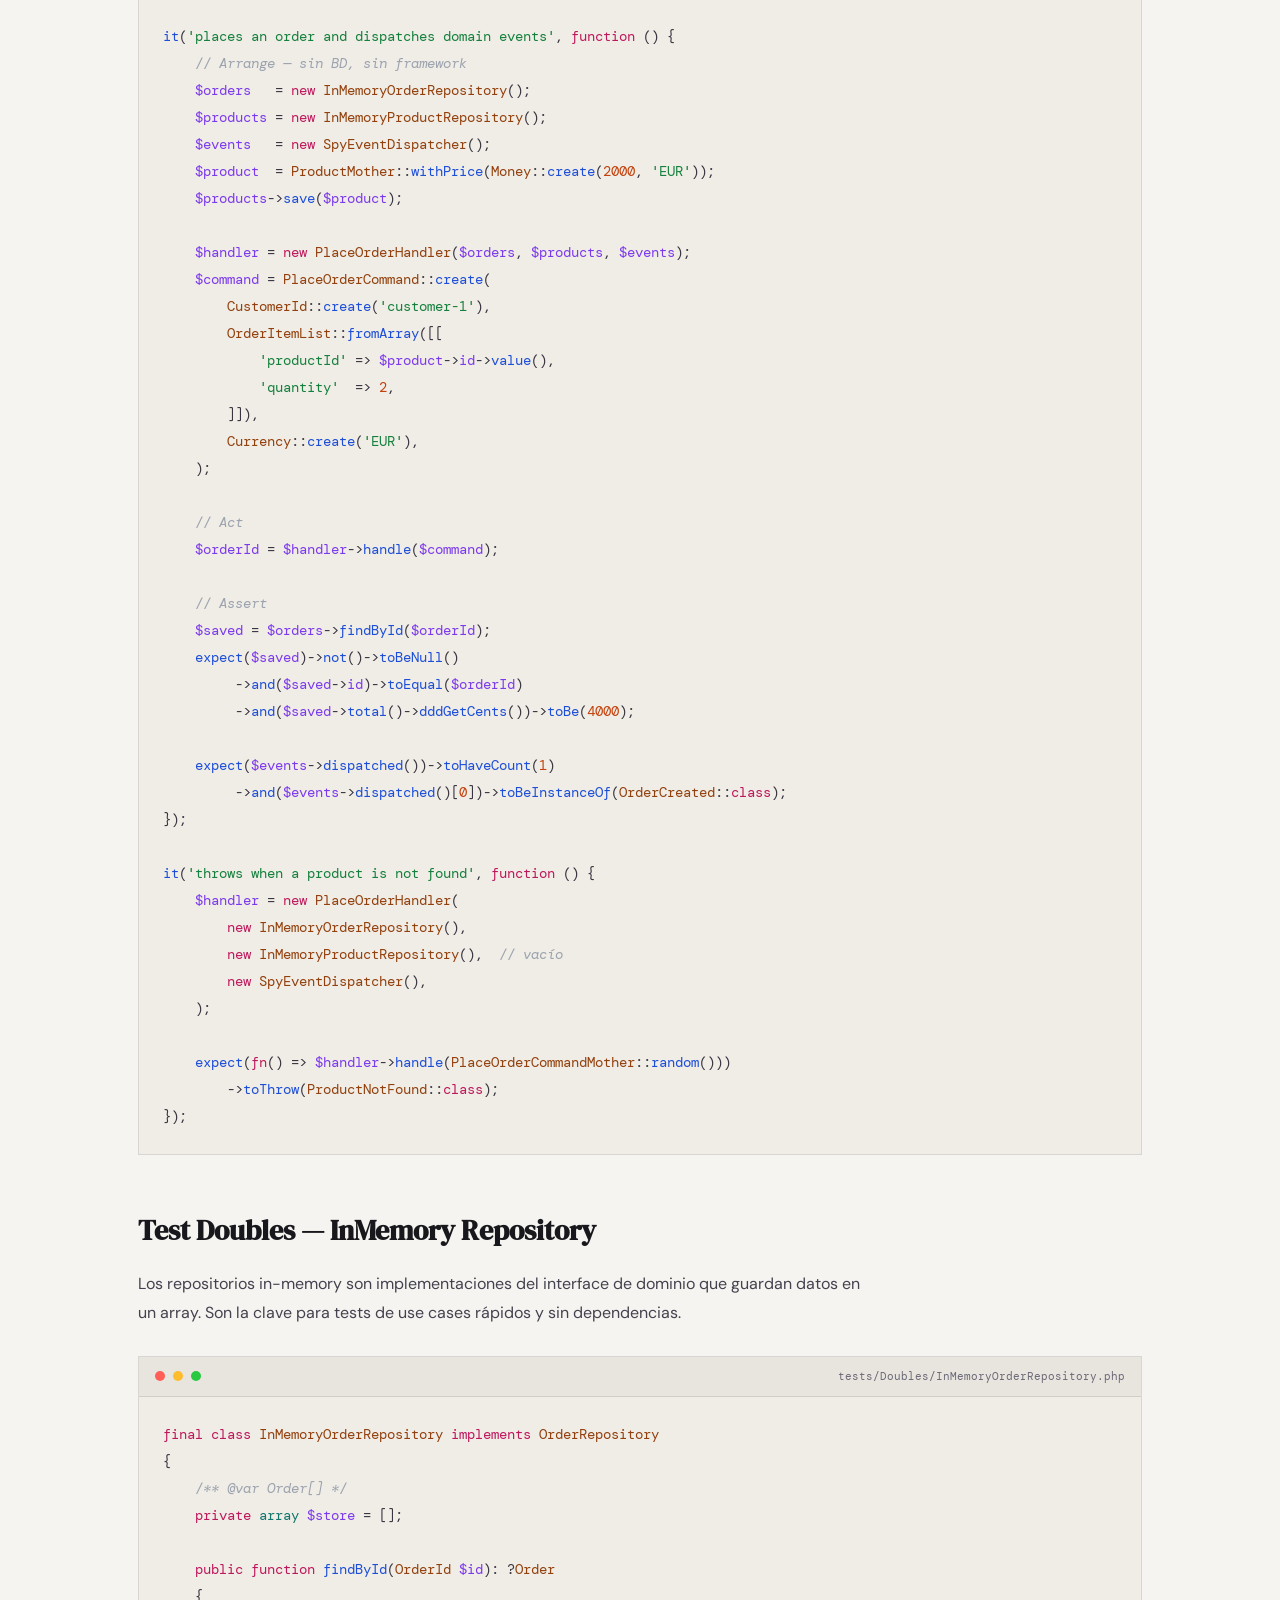
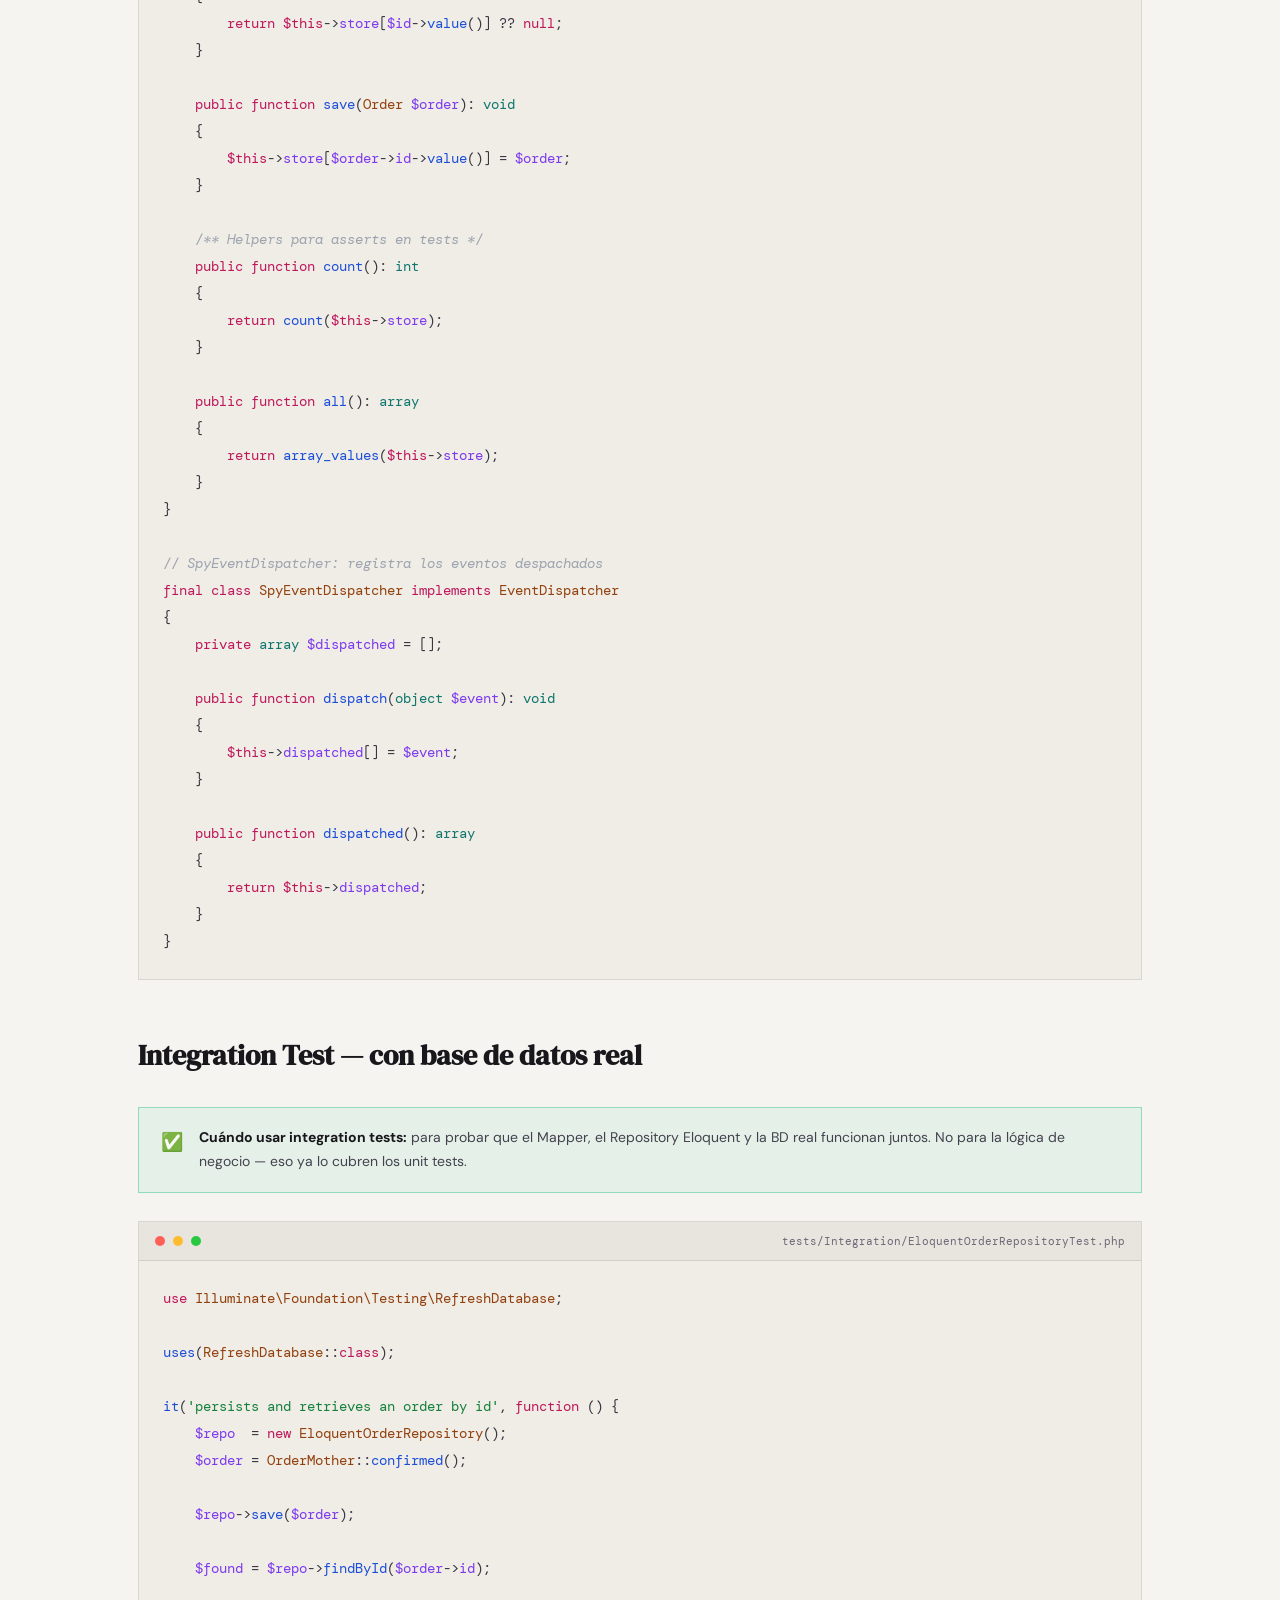
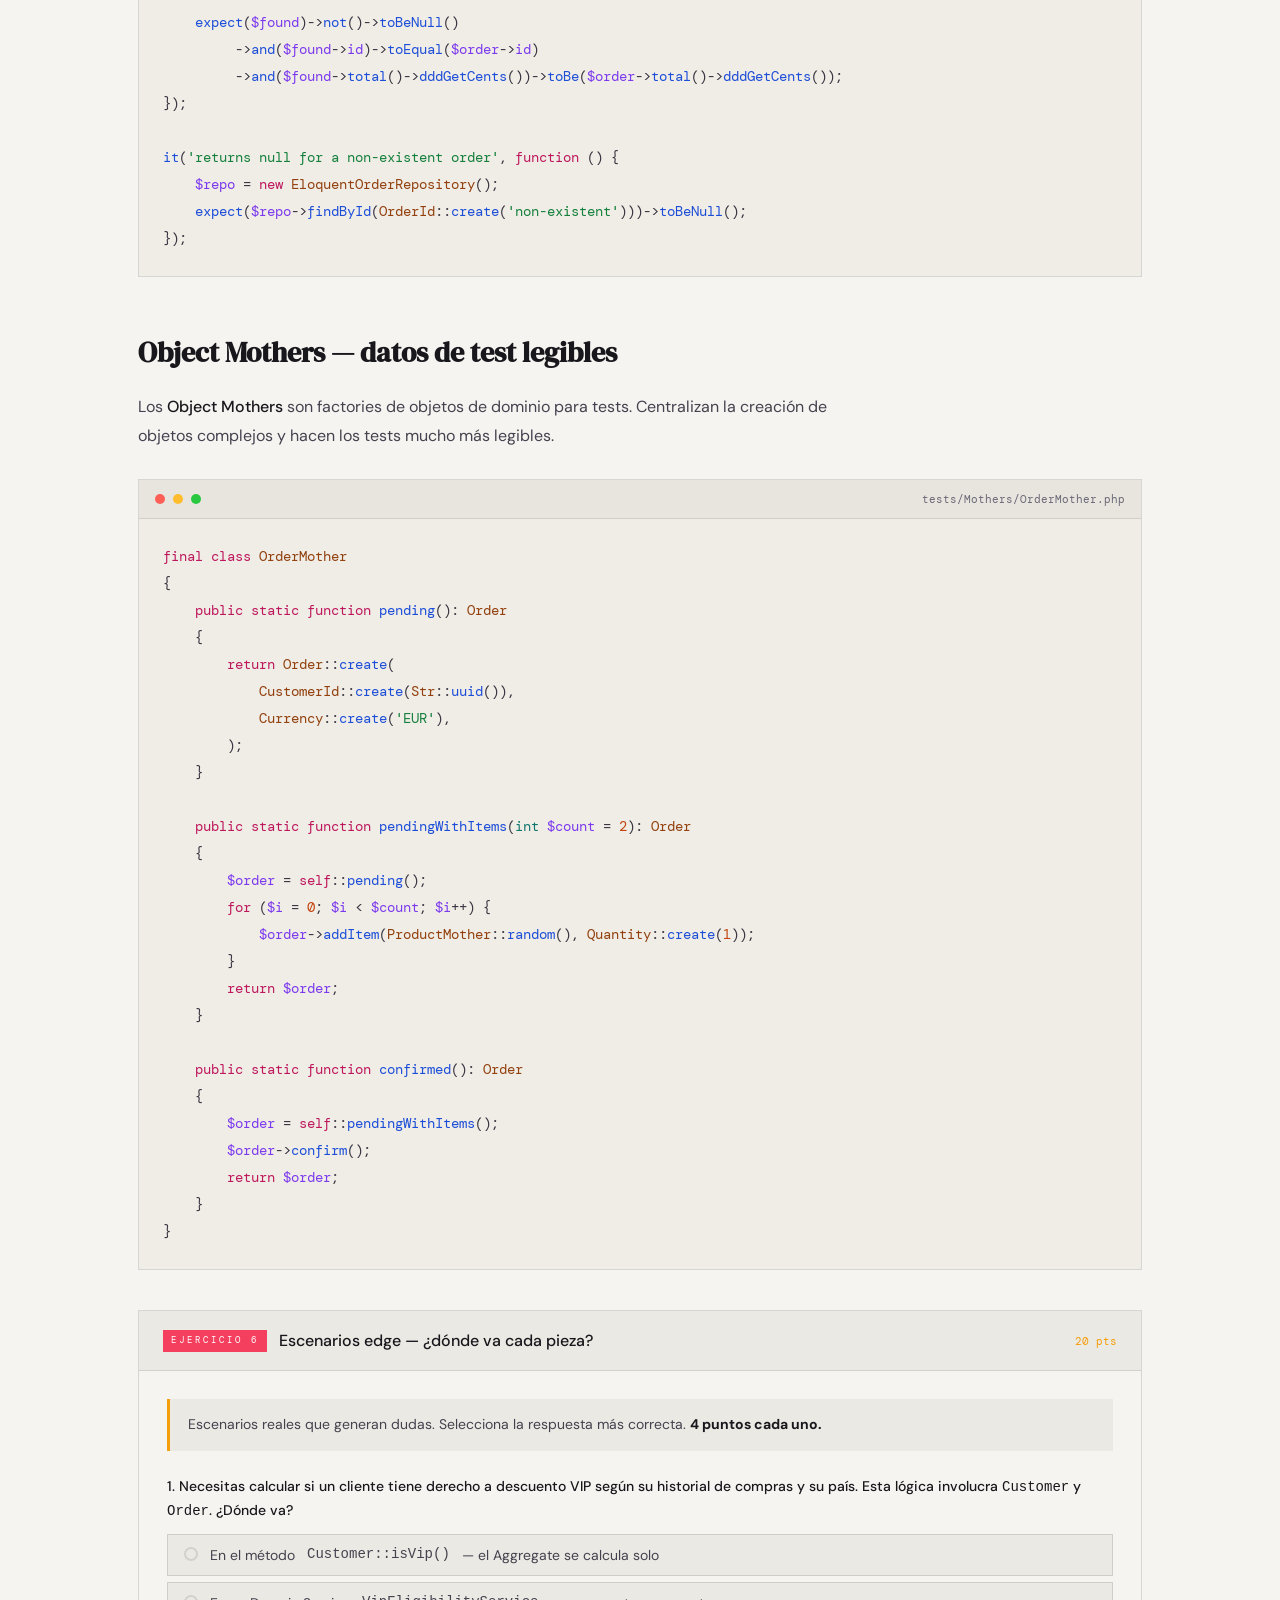
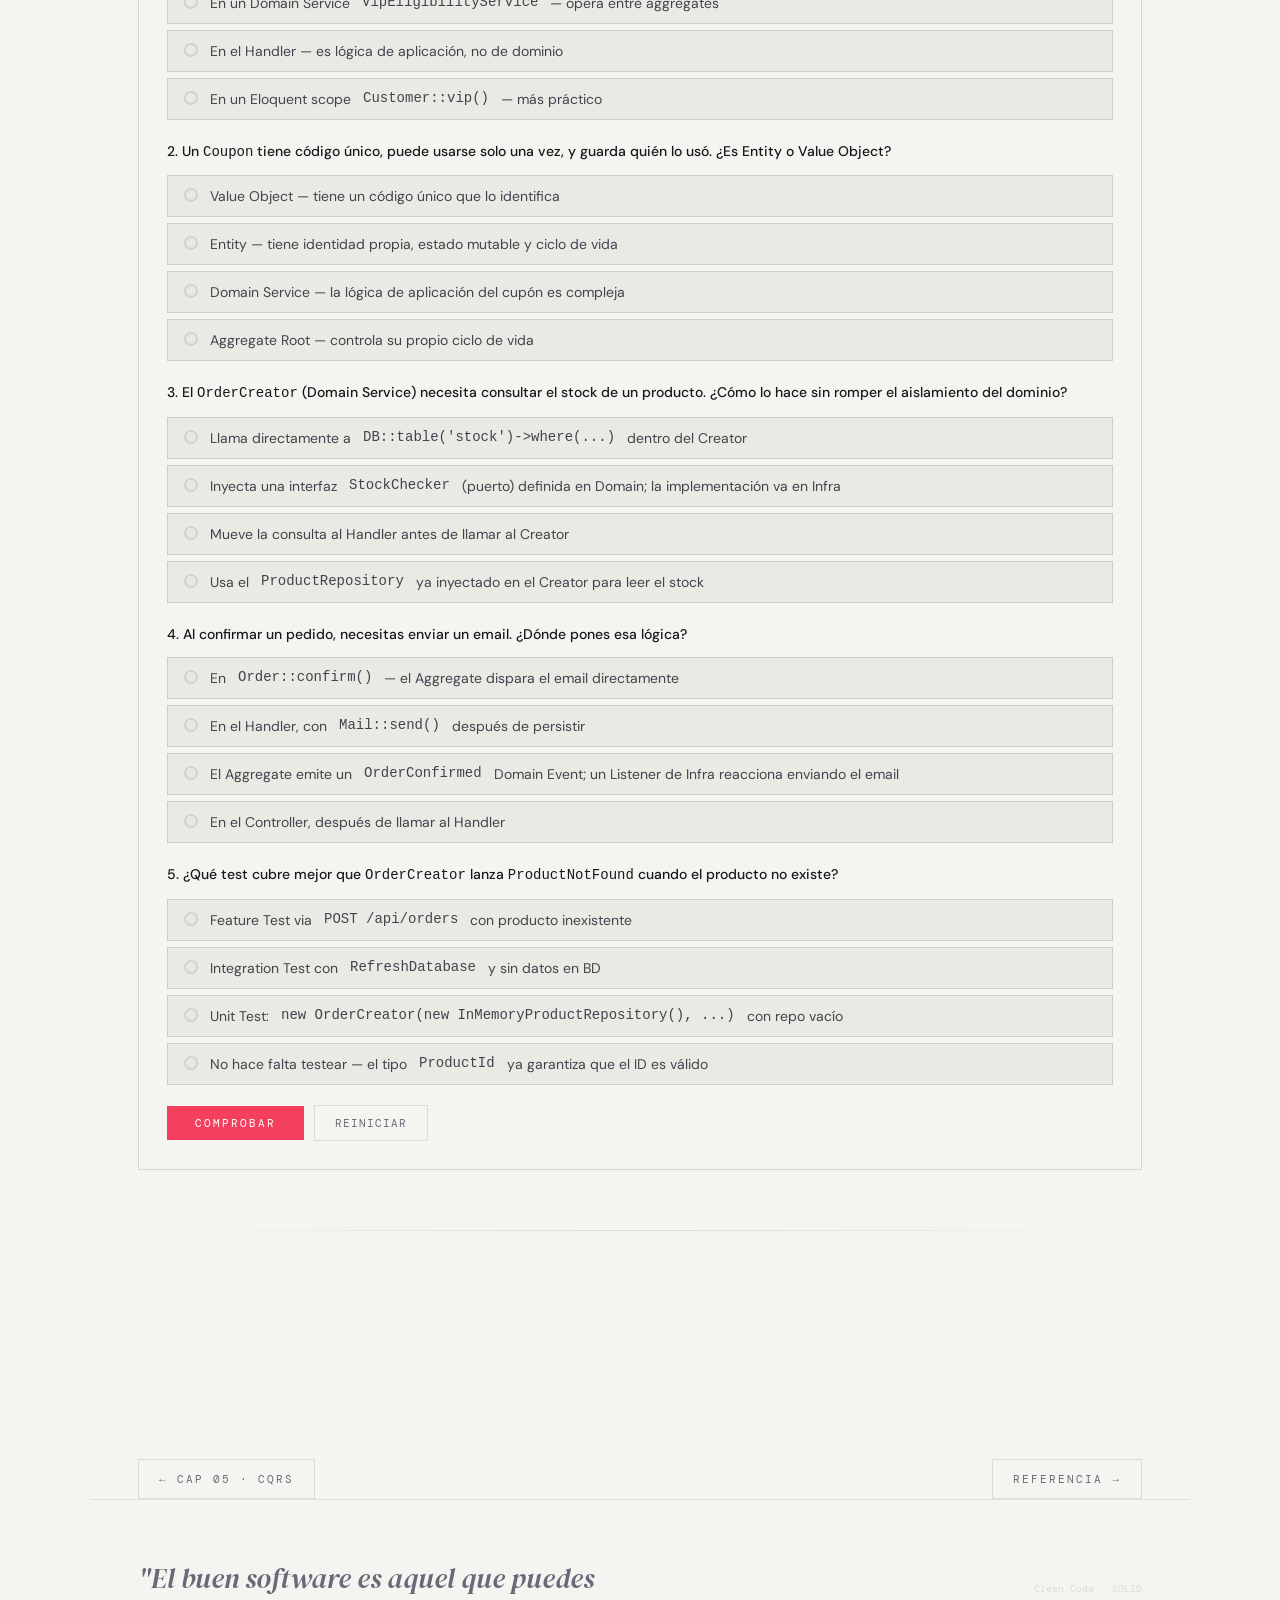
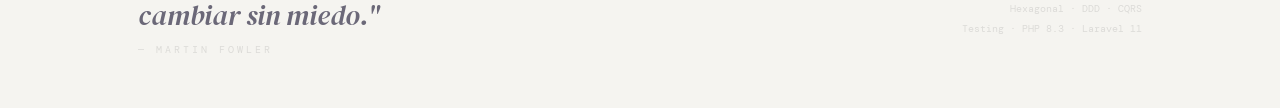
<file: cap6.html>
<!DOCTYPE html>
<html lang="es">
<head>
<meta charset="UTF-8">
<meta name="viewport" content="width=device-width, initial-scale=1.0">
<title>Cap 06 · Testing · Arquitectura PHP</title>
<link href="https://fonts.googleapis.com/css2?family=DM+Serif+Display:ital@0;1&family=DM+Mono:wght@300;400;500&family=DM+Sans:ital,wght@0,300;0,400;0,500;1,300&display=swap" rel="stylesheet">
<link rel="stylesheet" href="shared.css">
<style>
    .pager { max-width: 1100px; margin: 0 auto; padding: 48px 48px 0; display: flex; justify-content: space-between; align-items: center; }
    .pager-btn { font-family: var(--mono); font-size: 11px; letter-spacing: 2px; text-transform: uppercase; color: var(--muted); text-decoration: none; padding: 10px 20px; border: 1px solid var(--line); transition: all .2s; }
    .pager-btn:hover { color: var(--paper); border-color: var(--r); }
    @media (max-width: 600px) { .pager { padding: 32px 24px 0; } .pager-btn { font-size: 10px; padding: 8px 14px; } }
</style>
<script>
(function(){const t=localStorage.getItem('arq_php_theme')||(window.matchMedia('(prefers-color-scheme: light)').matches?'light':'dark');document.documentElement.setAttribute('data-theme',t);})();
</script>
</head>
<body>
  <nav class="topnav" id="topnav">
    <div class="topnav-inner">
      <div class="nav-logo" onclick="location.href='index.html'" style="cursor:pointer">arch<span>.</span>php</div>
      <div class="nav-links">
        <a href="index.html">Inicio</a>
        <a href="cap1.html">Clean Code</a>
        <a href="cap2.html">SOLID</a>
        <a href="cap3.html">Hexagonal</a>
        <a href="cap4.html">DDD</a>
        <a href="cap5.html">CQRS</a>
        <a href="cap6.html">Testing</a>
        <a href="referencia.html">Referencia</a>
      </div>
      <div class="nav-right">
        <div class="score-chip">⬡ <span class="score-chip-val" id="scoreDisplay">0</span> / 120 pts</div>
        <button class="btn-reset-all" onclick="resetAll()">↺ Reset</button>
        <button class="theme-toggle" id="themeToggle" onclick="toggleTheme()" title="Cambiar tema">☀️</button>
      </div>
    </div>
  </nav>
  <div class="progress-rail"><div class="progress-fill" id="pFill"></div></div>
  <div class="page">
    <section id="testing">
      <div class="ch-header">
        <div>
          <div class="ch-meta">Capítulo 06</div>
          <h2 class="ch-h2">Testing de<br><span class="ac-p">Arquitectura</span></h2>
          <p class="ch-lead">Una buena arquitectura es aquella que se puede testear sin base de datos, sin HTTP y sin
            efectos secundarios. Los tests son el mayor indicador de calidad de diseño.</p>
        </div>
        <div class="ch-badge">20 puntos</div>
      </div>

      <div class="prose">
        <p>La arquitectura hexagonal paga su precio al escribir tests: el dominio no tiene dependencias de Laravel, por
          tanto <strong>los tests de Use Cases son tests unitarios puros</strong>, sin base de datos, sin HTTP, sin
          colas. Simplemente PHP.</p>
        <p>Si un test de un Use Case necesita levantar el framework o la BD, es una señal de que la arquitectura está
          rota.</p>
      </div>

      <h3 class="sec-title">La pirámide de tests</h3>
      <div class="test-pyramid">
        <div class="tp-row" style="justify-content:center">
          <span class="tp-lbl" style="text-align:right">Feature / E2E</span>
          <div class="tp-bar"
            style="width:30%;background:rgba(217,119,6,.15);border:1px solid rgba(217,119,6,.3);color:var(--y);justify-content:center">
            Pocos, lentos</div>
          <span class="tp-meta">~10%</span>
        </div>
        <div class="tp-row" style="justify-content:center">
          <span class="tp-lbl">Integration</span>
          <div class="tp-bar"
            style="width:55%;background:rgba(37,99,235,.12);border:1px solid rgba(37,99,235,.3);color:var(--b);justify-content:center">
            Moderados</div>
          <span class="tp-meta">~30%</span>
        </div>
        <div class="tp-row" style="justify-content:center">
          <span class="tp-lbl">Unit</span>
          <div class="tp-bar"
            style="width:85%;background:rgba(31,166,114,.12);border:1px solid rgba(31,166,114,.3);color:var(--g);justify-content:center">
            Muchos, rápidos, sin BD</div>
          <span class="tp-meta">~60%</span>
        </div>
      </div>

      <h3 class="sec-title">Convenciones de naming en tests</h3>
      <div class="callout info"><span class="callout-icon">📋</span>
        <div><strong>Pest (recomendado):</strong> <code>it('does something when condition', fn() => ...)</code> — legible como especificación.<br>
          <strong>PHPUnit clásico:</strong> el método debe empezar por <code>test</code> o llevar la anotación <code>/** @test */</code>. Convención: <code>test_it_throws_when_product_not_found()</code>.<br>
          <strong>Regla de oro:</strong> el nombre del test describe el comportamiento esperado, no la implementación. <em>Nunca</em> nombres como <code>testMethod1()</code> o <code>testOrder()</code>.
        </div>
      </div>
      <div class="code-block">
        <div class="code-bar">
          <div class="dot"></div>
          <div class="dot"></div>
          <div class="dot"></div><span class="code-fname">Equivalencia Pest ↔ PHPUnit</span>
        </div>
        <pre><span class="cm">// ✅ Pest — recomendado: legible como especificación</span>
<span class="fn">it</span>(<span class="str">'throws when product is not found'</span>, <span class="kw">function</span> () {
    <span class="fn">expect</span>(<span class="kw">fn</span>() => <span class="kw">$this</span>-><span class="pr">handler</span>-><span class="fn">handle</span>(<span class="cl">PlaceOrderCommandMother</span>::<span class="fn">random</span>()))
        -><span class="fn">toThrow</span>(<span class="cl">ProductNotFound</span>::<span class="kw">class</span>);
});

<span class="cm">// ✅ PHPUnit equivalente — prefijo test_ o @test</span>
<span class="cm">/** @test */</span>
<span class="kw">public function</span> <span class="fn">it_throws_when_product_is_not_found</span>(): <span class="ph">void</span>
{
    <span class="kw">$this</span>-><span class="fn">expectException</span>(<span class="cl">ProductNotFound</span>::<span class="kw">class</span>);
    <span class="kw">$this</span>-><span class="pr">handler</span>-><span class="fn">handle</span>(<span class="cl">PlaceOrderCommandMother</span>::<span class="fn">random</span>());
}

<span class="cm">// ❌ Mal — no describe el comportamiento esperado</span>
<span class="kw">public function</span> <span class="fn">testOrder</span>(): <span class="ph">void</span> { }
<span class="kw">public function</span> <span class="fn">testMethod1</span>(): <span class="ph">void</span> { }</pre>
      </div>

      <h3 class="sec-title">Unit Test — dominio puro (sin framework)</h3>
      <div class="prose">
        <p>Los tests de dominio son los más valiosos. Prueban las invariantes del negocio directamente, en
          microsegundos, sin ninguna dependencia externa.</p>
      </div>
      <div class="code-block">
        <div class="code-bar">
          <div class="dot"></div>
          <div class="dot"></div>
          <div class="dot"></div><span class="code-fname">tests/Unit/Domain/OrderTest.php — Pest</span>
        </div>
        <pre><span class="fn">it</span>(<span class="str">'accumulates items and calculates total correctly'</span>, <span class="kw">function</span> () {
    <span class="pr">$order</span> = <span class="cl">Order</span>::<span class="fn">create</span>(
        <span class="cl">CustomerId</span>::<span class="fn">create</span>(<span class="str">'customer-1'</span>),
        <span class="cl">Currency</span>::<span class="fn">create</span>(<span class="str">'EUR'</span>),
    );

    <span class="pr">$product</span> = <span class="cl">ProductMother</span>::<span class="fn">withPrice</span>(<span class="cl">Money</span>::<span class="fn">create</span>(<span class="nm">1000</span>, <span class="str">'EUR'</span>));  <span class="cm">// 10€</span>
    <span class="pr">$order</span>-><span class="fn">addItem</span>(<span class="pr">$product</span>, <span class="cl">Quantity</span>::<span class="fn">create</span>(<span class="nm">3</span>));

    <span class="fn">expect</span>(<span class="pr">$order</span>-><span class="fn">total</span>()-><span class="fn">dddGetCents</span>())->toBe(<span class="nm">3000</span>)
         -><span class="fn">and</span>(<span class="pr">$order</span>-><span class="fn">total</span>()-><span class="fn">dddGetCurrency</span>())->toBe(<span class="str">'EUR'</span>);
});

<span class="fn">it</span>(<span class="str">'throws when adding item to a confirmed order'</span>, <span class="kw">function</span> () {
    <span class="pr">$order</span> = <span class="cl">OrderMother</span>::<span class="fn">confirmedWithOneItem</span>();

    <span class="fn">expect</span>(<span class="kw">fn</span>() => <span class="pr">$order</span>-><span class="fn">addItem</span>(<span class="cl">ProductMother</span>::<span class="fn">random</span>(), <span class="cl">Quantity</span>::<span class="fn">create</span>(<span class="nm">1</span>)))
        -><span class="fn">toThrow</span>(<span class="cl">OrderAlreadyConfirmed</span>::<span class="kw">class</span>);
});

<span class="fn">it</span>(<span class="str">'records an OrderConfirmed event on confirm'</span>, <span class="kw">function</span> () {
    <span class="pr">$order</span> = <span class="cl">OrderMother</span>::<span class="fn">pendingWithItems</span>();
    <span class="pr">$order</span>-><span class="fn">confirm</span>();

    <span class="pr">$events</span> = <span class="pr">$order</span>-><span class="fn">pullDomainEvents</span>();
    <span class="fn">expect</span>(<span class="pr">$events</span>)-><span class="fn">toHaveCount</span>(<span class="nm">2</span>)  <span class="cm">// OrderCreated + OrderConfirmed</span>
         -><span class="fn">and</span>(<span class="pr">$events</span>[<span class="nm">1</span>])-><span class="fn">toBeInstanceOf</span>(<span class="cl">OrderConfirmed</span>::<span class="kw">class</span>);
});</pre>
      </div>

      <h3 class="sec-title">Unit Test — Use Case con InMemory Repository</h3>
      <div class="prose">
        <p>Los tests de Use Cases usan implementaciones <em>in-memory</em> de los repositorios. Sin base de datos real,
          sin Laravel, ejecución en &lt;1ms. Esto solo es posible gracias a DIP.</p>
      </div>
      <div class="code-block">
        <div class="code-bar">
          <div class="dot"></div>
          <div class="dot"></div>
          <div class="dot"></div><span class="code-fname">tests/Unit/Application/PlaceOrderHandlerTest.php</span>
        </div>
        <pre><span class="kw">use</span> <span class="cl">Tests\Doubles\InMemoryOrderRepository</span>;
<span class="kw">use</span> <span class="cl">Tests\Doubles\InMemoryProductRepository</span>;
<span class="kw">use</span> <span class="cl">Tests\Doubles\SpyEventDispatcher</span>;

<span class="fn">it</span>(<span class="str">'places an order and dispatches domain events'</span>, <span class="kw">function</span> () {
    <span class="cm">// Arrange — sin BD, sin framework</span>
    <span class="pr">$orders</span>   = <span class="kw">new</span> <span class="cl">InMemoryOrderRepository</span>();
    <span class="pr">$products</span> = <span class="kw">new</span> <span class="cl">InMemoryProductRepository</span>();
    <span class="pr">$events</span>   = <span class="kw">new</span> <span class="cl">SpyEventDispatcher</span>();
    <span class="pr">$product</span>  = <span class="cl">ProductMother</span>::<span class="fn">withPrice</span>(<span class="cl">Money</span>::<span class="fn">create</span>(<span class="nm">2000</span>, <span class="str">'EUR'</span>));
    <span class="pr">$products</span>-><span class="fn">save</span>(<span class="pr">$product</span>);

    <span class="pr">$handler</span> = <span class="kw">new</span> <span class="cl">PlaceOrderHandler</span>(<span class="pr">$orders</span>, <span class="pr">$products</span>, <span class="pr">$events</span>);
    <span class="pr">$command</span> = <span class="cl">PlaceOrderCommand</span>::<span class="fn">create</span>(
        <span class="cl">CustomerId</span>::<span class="fn">create</span>(<span class="str">'customer-1'</span>),
        <span class="cl">OrderItemList</span>::<span class="fn">fromArray</span>([[
            <span class="str">'productId'</span> => <span class="pr">$product</span>-><span class="pr">id</span>-><span class="fn">value</span>(),
            <span class="str">'quantity'</span>  => <span class="nm">2</span>,
        ]]),
        <span class="cl">Currency</span>::<span class="fn">create</span>(<span class="str">'EUR'</span>),
    );

    <span class="cm">// Act</span>
    <span class="pr">$orderId</span> = <span class="pr">$handler</span>-><span class="fn">handle</span>(<span class="pr">$command</span>);

    <span class="cm">// Assert</span>
    <span class="pr">$saved</span> = <span class="pr">$orders</span>-><span class="fn">findById</span>(<span class="pr">$orderId</span>);
    <span class="fn">expect</span>(<span class="pr">$saved</span>)-><span class="fn">not</span>()-><span class="fn">toBeNull</span>()
         -><span class="fn">and</span>(<span class="pr">$saved</span>-><span class="pr">id</span>)-><span class="fn">toEqual</span>(<span class="pr">$orderId</span>)
         -><span class="fn">and</span>(<span class="pr">$saved</span>-><span class="fn">total</span>()-><span class="fn">dddGetCents</span>())-><span class="fn">toBe</span>(<span class="nm">4000</span>);

    <span class="fn">expect</span>(<span class="pr">$events</span>-><span class="fn">dispatched</span>())-><span class="fn">toHaveCount</span>(<span class="nm">1</span>)
         -><span class="fn">and</span>(<span class="pr">$events</span>-><span class="fn">dispatched</span>()[<span class="nm">0</span>])-><span class="fn">toBeInstanceOf</span>(<span class="cl">OrderCreated</span>::<span class="kw">class</span>);
});

<span class="fn">it</span>(<span class="str">'throws when a product is not found'</span>, <span class="kw">function</span> () {
    <span class="pr">$handler</span> = <span class="kw">new</span> <span class="cl">PlaceOrderHandler</span>(
        <span class="kw">new</span> <span class="cl">InMemoryOrderRepository</span>(),
        <span class="kw">new</span> <span class="cl">InMemoryProductRepository</span>(),  <span class="cm">// vacío</span>
        <span class="kw">new</span> <span class="cl">SpyEventDispatcher</span>(),
    );

    <span class="fn">expect</span>(<span class="kw">fn</span>() => <span class="pr">$handler</span>-><span class="fn">handle</span>(<span class="cl">PlaceOrderCommandMother</span>::<span class="fn">random</span>()))
        -><span class="fn">toThrow</span>(<span class="cl">ProductNotFound</span>::<span class="kw">class</span>);
});</pre>
      </div>

      <h3 class="sec-title">Test Doubles — InMemory Repository</h3>
      <div class="prose">
        <p>Los repositorios in-memory son implementaciones del interface de dominio que guardan datos en un array. Son
          la clave para tests de use cases rápidos y sin dependencias.</p>
      </div>
      <div class="code-block">
        <div class="code-bar">
          <div class="dot"></div>
          <div class="dot"></div>
          <div class="dot"></div><span class="code-fname">tests/Doubles/InMemoryOrderRepository.php</span>
        </div>
        <pre><span class="kw">final class</span> <span class="cl">InMemoryOrderRepository</span> <span class="kw">implements</span> <span class="cl">OrderRepository</span>
{
    <span class="cm">/** @var Order[] */</span>
    <span class="kw">private</span> <span class="ph">array</span> <span class="pr">$store</span> = [];

    <span class="kw">public function</span> <span class="fn">findById</span>(<span class="cl">OrderId</span> <span class="pr">$id</span>): ?<span class="cl">Order</span>
    {
        <span class="kw">return</span> <span class="kw">$this</span>-><span class="pr">store</span>[<span class="pr">$id</span>-><span class="fn">value</span>()] ?? <span class="kw">null</span>;
    }

    <span class="kw">public function</span> <span class="fn">save</span>(<span class="cl">Order</span> <span class="pr">$order</span>): <span class="ph">void</span>
    {
        <span class="kw">$this</span>-><span class="pr">store</span>[<span class="pr">$order</span>-><span class="pr">id</span>-><span class="fn">value</span>()] = <span class="pr">$order</span>;
    }

    <span class="cm">/** Helpers para asserts en tests */</span>
    <span class="kw">public function</span> <span class="fn">count</span>(): <span class="ph">int</span>
    {
        <span class="kw">return</span> <span class="fn">count</span>(<span class="kw">$this</span>-><span class="pr">store</span>);
    }

    <span class="kw">public function</span> <span class="fn">all</span>(): <span class="ph">array</span>
    {
        <span class="kw">return</span> <span class="fn">array_values</span>(<span class="kw">$this</span>-><span class="pr">store</span>);
    }
}

<span class="cm">// SpyEventDispatcher: registra los eventos despachados</span>
<span class="kw">final class</span> <span class="cl">SpyEventDispatcher</span> <span class="kw">implements</span> <span class="cl">EventDispatcher</span>
{
    <span class="kw">private</span> <span class="ph">array</span> <span class="pr">$dispatched</span> = [];

    <span class="kw">public function</span> <span class="fn">dispatch</span>(<span class="ph">object</span> <span class="pr">$event</span>): <span class="ph">void</span>
    {
        <span class="kw">$this</span>-><span class="pr">dispatched</span>[] = <span class="pr">$event</span>;
    }

    <span class="kw">public function</span> <span class="fn">dispatched</span>(): <span class="ph">array</span>
    {
        <span class="kw">return</span> <span class="kw">$this</span>-><span class="pr">dispatched</span>;
    }
}</pre>
      </div>

      <h3 class="sec-title">Integration Test — con base de datos real</h3>
      <div class="callout tip"><span class="callout-icon">✅</span>
        <div><strong>Cuándo usar integration tests:</strong> para probar que el Mapper, el Repository Eloquent y la BD
          real funcionan juntos. No para la lógica de negocio — eso ya lo cubren los unit tests.</div>
      </div>
      <div class="code-block">
        <div class="code-bar">
          <div class="dot"></div>
          <div class="dot"></div>
          <div class="dot"></div><span class="code-fname">tests/Integration/EloquentOrderRepositoryTest.php</span>
        </div>
        <pre><span class="kw">use</span> <span class="cl">Illuminate\Foundation\Testing\RefreshDatabase</span>;

<span class="fn">uses</span>(<span class="cl">RefreshDatabase</span>::<span class="kw">class</span>);

<span class="fn">it</span>(<span class="str">'persists and retrieves an order by id'</span>, <span class="kw">function</span> () {
    <span class="pr">$repo</span>  = <span class="kw">new</span> <span class="cl">EloquentOrderRepository</span>();
    <span class="pr">$order</span> = <span class="cl">OrderMother</span>::<span class="fn">confirmed</span>();

    <span class="pr">$repo</span>-><span class="fn">save</span>(<span class="pr">$order</span>);

    <span class="pr">$found</span> = <span class="pr">$repo</span>-><span class="fn">findById</span>(<span class="pr">$order</span>-><span class="pr">id</span>);

    <span class="fn">expect</span>(<span class="pr">$found</span>)-><span class="fn">not</span>()-><span class="fn">toBeNull</span>()
         -><span class="fn">and</span>(<span class="pr">$found</span>-><span class="pr">id</span>)-><span class="fn">toEqual</span>(<span class="pr">$order</span>-><span class="pr">id</span>)
         -><span class="fn">and</span>(<span class="pr">$found</span>-><span class="fn">total</span>()-><span class="fn">dddGetCents</span>())-><span class="fn">toBe</span>(<span class="pr">$order</span>-><span class="fn">total</span>()-><span class="fn">dddGetCents</span>());
});

<span class="fn">it</span>(<span class="str">'returns null for a non-existent order'</span>, <span class="kw">function</span> () {
    <span class="pr">$repo</span> = <span class="kw">new</span> <span class="cl">EloquentOrderRepository</span>();
    <span class="fn">expect</span>(<span class="pr">$repo</span>-><span class="fn">findById</span>(<span class="cl">OrderId</span>::<span class="fn">create</span>(<span class="str">'non-existent'</span>)))-><span class="fn">toBeNull</span>();
});</pre>
      </div>

      <h3 class="sec-title">Object Mothers — datos de test legibles</h3>
      <div class="prose">
        <p>Los <strong>Object Mothers</strong> son factories de objetos de dominio para tests. Centralizan la creación
          de objetos complejos y hacen los tests mucho más legibles.</p>
      </div>
      <div class="code-block">
        <div class="code-bar">
          <div class="dot"></div>
          <div class="dot"></div>
          <div class="dot"></div><span class="code-fname">tests/Mothers/OrderMother.php</span>
        </div>
        <pre><span class="kw">final class</span> <span class="cl">OrderMother</span>
{
    <span class="kw">public static function</span> <span class="fn">pending</span>(): <span class="cl">Order</span>
    {
        <span class="kw">return</span> <span class="cl">Order</span>::<span class="fn">create</span>(
            <span class="cl">CustomerId</span>::<span class="fn">create</span>(<span class="cl">Str</span>::<span class="fn">uuid</span>()),
            <span class="cl">Currency</span>::<span class="fn">create</span>(<span class="str">'EUR'</span>),
        );
    }

    <span class="kw">public static function</span> <span class="fn">pendingWithItems</span>(<span class="ph">int</span> <span class="pr">$count</span> = <span class="nm">2</span>): <span class="cl">Order</span>
    {
        <span class="pr">$order</span> = <span class="kw">self</span>::<span class="fn">pending</span>();
        <span class="kw">for</span> (<span class="pr">$i</span> = <span class="nm">0</span>; <span class="pr">$i</span> < <span class="pr">$count</span>; <span class="pr">$i</span>++) {
            <span class="pr">$order</span>-><span class="fn">addItem</span>(<span class="cl">ProductMother</span>::<span class="fn">random</span>(), <span class="cl">Quantity</span>::<span class="fn">create</span>(<span class="nm">1</span>));
        }
        <span class="kw">return</span> <span class="pr">$order</span>;
    }

    <span class="kw">public static function</span> <span class="fn">confirmed</span>(): <span class="cl">Order</span>
    {
        <span class="pr">$order</span> = <span class="kw">self</span>::<span class="fn">pendingWithItems</span>();
        <span class="pr">$order</span>-><span class="fn">confirm</span>();
        <span class="kw">return</span> <span class="pr">$order</span>;
    }
}</pre>
      </div>

      <!-- EX 6 — EDGE CASES -->
      <div class="ex-wrap" id="ex6">
        <div class="ex-head"><span class="ex-tag">Ejercicio 6</span><span class="ex-title-text">Escenarios edge — ¿dónde
            va cada pieza?</span><span class="ex-pts">20 pts</span></div>
        <div class="ex-body">
          <div class="ex-desc">Escenarios reales que generan dudas. Selecciona la respuesta más correcta. <strong>4
              puntos cada uno.</strong></div>

          <div class="mcq-block" id="emcq1">
            <div class="mcq-q">1. Necesitas calcular si un cliente tiene derecho a descuento VIP según su historial de
              compras y su país. Esta lógica involucra <code>Customer</code> y <code>Order</code>. ¿Dónde va?</div>
            <div class="mcq-opts">
              <button class="mcq-opt" onclick="pickMcq3('emcq1',this,'a')">
                <div class="mcq-radio"></div>En el método <code>Customer::isVip()</code> — el Aggregate se calcula solo
              </button>
              <button class="mcq-opt" onclick="pickMcq3('emcq1',this,'b')">
                <div class="mcq-radio"></div>En un Domain Service <code>VipEligibilityService</code> — opera entre
                aggregates
              </button>
              <button class="mcq-opt" onclick="pickMcq3('emcq1',this,'c')">
                <div class="mcq-radio"></div>En el Handler — es lógica de aplicación, no de dominio
              </button>
              <button class="mcq-opt" onclick="pickMcq3('emcq1',this,'d')">
                <div class="mcq-radio"></div>En un Eloquent scope <code>Customer::vip()</code> — más práctico
              </button>
            </div>
          </div>

          <div class="mcq-block" id="emcq2">
            <div class="mcq-q">2. Un <code>Coupon</code> tiene código único, puede usarse solo una vez, y guarda quién
              lo usó. ¿Es Entity o Value Object?</div>
            <div class="mcq-opts">
              <button class="mcq-opt" onclick="pickMcq3('emcq2',this,'a')">
                <div class="mcq-radio"></div>Value Object — tiene un código único que lo identifica
              </button>
              <button class="mcq-opt" onclick="pickMcq3('emcq2',this,'b')">
                <div class="mcq-radio"></div>Entity — tiene identidad propia, estado mutable y ciclo de vida
              </button>
              <button class="mcq-opt" onclick="pickMcq3('emcq2',this,'c')">
                <div class="mcq-radio"></div>Domain Service — la lógica de aplicación del cupón es compleja
              </button>
              <button class="mcq-opt" onclick="pickMcq3('emcq2',this,'d')">
                <div class="mcq-radio"></div>Aggregate Root — controla su propio ciclo de vida
              </button>
            </div>
          </div>

          <div class="mcq-block" id="emcq3">
            <div class="mcq-q">3. El <code>OrderCreator</code> (Domain Service) necesita consultar el stock de un
              producto. ¿Cómo lo hace sin romper el aislamiento del dominio?</div>
            <div class="mcq-opts">
              <button class="mcq-opt" onclick="pickMcq3('emcq3',this,'a')">
                <div class="mcq-radio"></div>Llama directamente a <code>DB::table('stock')->where(...)</code> dentro del
                Creator
              </button>
              <button class="mcq-opt" onclick="pickMcq3('emcq3',this,'b')">
                <div class="mcq-radio"></div>Inyecta una interfaz <code>StockChecker</code> (puerto) definida en Domain;
                la implementación va en Infra
              </button>
              <button class="mcq-opt" onclick="pickMcq3('emcq3',this,'c')">
                <div class="mcq-radio"></div>Mueve la consulta al Handler antes de llamar al Creator
              </button>
              <button class="mcq-opt" onclick="pickMcq3('emcq3',this,'d')">
                <div class="mcq-radio"></div>Usa el <code>ProductRepository</code> ya inyectado en el Creator para leer
                el stock
              </button>
            </div>
          </div>

          <div class="mcq-block" id="emcq4">
            <div class="mcq-q">4. Al confirmar un pedido, necesitas enviar un email. ¿Dónde pones esa lógica?</div>
            <div class="mcq-opts">
              <button class="mcq-opt" onclick="pickMcq3('emcq4',this,'a')">
                <div class="mcq-radio"></div>En <code>Order::confirm()</code> — el Aggregate dispara el email
                directamente
              </button>
              <button class="mcq-opt" onclick="pickMcq3('emcq4',this,'b')">
                <div class="mcq-radio"></div>En el Handler, con <code>Mail::send()</code> después de persistir
              </button>
              <button class="mcq-opt" onclick="pickMcq3('emcq4',this,'c')">
                <div class="mcq-radio"></div>El Aggregate emite un <code>OrderConfirmed</code> Domain Event; un Listener
                de Infra reacciona enviando el email
              </button>
              <button class="mcq-opt" onclick="pickMcq3('emcq4',this,'d')">
                <div class="mcq-radio"></div>En el Controller, después de llamar al Handler
              </button>
            </div>
          </div>

          <div class="mcq-block" id="emcq5">
            <div class="mcq-q">5. ¿Qué test cubre mejor que <code>OrderCreator</code> lanza <code>ProductNotFound</code>
              cuando el producto no existe?</div>
            <div class="mcq-opts">
              <button class="mcq-opt" onclick="pickMcq3('emcq5',this,'a')">
                <div class="mcq-radio"></div>Feature Test via <code>POST /api/orders</code> con producto inexistente
              </button>
              <button class="mcq-opt" onclick="pickMcq3('emcq5',this,'b')">
                <div class="mcq-radio"></div>Integration Test con <code>RefreshDatabase</code> y sin datos en BD
              </button>
              <button class="mcq-opt" onclick="pickMcq3('emcq5',this,'c')">
                <div class="mcq-radio"></div>Unit Test:
                <code>new OrderCreator(new InMemoryProductRepository(), ...)</code> con repo vacío
              </button>
              <button class="mcq-opt" onclick="pickMcq3('emcq5',this,'d')">
                <div class="mcq-radio"></div>No hace falta testear — el tipo <code>ProductId</code> ya garantiza que el
                ID es válido
              </button>
            </div>
          </div>

          <div class="ex-actions">
            <button class="btn-check" onclick="checkEdgeMcqs()">Comprobar</button>
            <button class="btn-reset" onclick="resetEdgeMcqs()">Reiniciar</button>
          </div>
          <div class="ex-fb" id="ex6fb"></div>
        </div>
      </div>
    </section>

    <div class="sep"></div>

  </div>
  <div class="pager"><a class="pager-btn" href="cap5.html">← Cap 05 · CQRS</a><a class="pager-btn" href="referencia.html">Referencia →</a></div>

  <footer>
    <div>
      <div class="footer-quote">"El buen software es aquel que puedes cambiar sin miedo."</div>
      <div class="footer-by">— Martin Fowler</div>
    </div>
    <div style="font-family:var(--mono);font-size:10px;color:var(--line);text-align:right;line-height:2">
      Clean Code · SOLID<br>Hexagonal · DDD · CQRS<br>Testing · PHP 8.3 · Laravel 11
    </div>
  </footer>
<script src="shared.js"></script>
<script>
// ════ EX6 — EDGE CASES MCQ ════
    const EDGE_ANS = { emcq1: 'b', emcq2: 'b', emcq3: 'b', emcq4: 'c', emcq5: 'c' };
    const EDGE_EXPLAIN = {
      emcq1: '1: Domain Service — opera entre Customer y Order. Customer::isVip() solo si la lógica es interna al aggregate.',
      emcq2: '2: Entity — identidad única (código), estado mutable (usado/no), ciclo de vida. No es VO.',
      emcq3: '3: Interfaz StockChecker en Domain, impl en Infra. Nunca DB:: directo en el dominio.',
      emcq4: '4: Aggregate emite OrderConfirmed → Listener en Infra envía email. El dominio no sabe nada de emails.',
      emcq5: '5: Unit Test con InMemoryProductRepository vacío — rápido, sin BD, prueba exactamente la invariante.',
    };
    const edgeSel = {};
    function pickMcq3(blockId, btn, val) {
      const block = document.getElementById(blockId);
      if (block.querySelector('.ok') || block.querySelector('.bad')) return;
      block.querySelectorAll('.mcq-opt').forEach(b => b.classList.remove('sel'));
      btn.classList.add('sel'); edgeSel[blockId] = val;
    }
    function checkEdgeMcqs() {
      let ok = 0, total = Object.keys(EDGE_ANS).length;
      Object.entries(EDGE_ANS).forEach(([bid, ans]) => {
        const block = document.getElementById(bid);
        if (!block) return;
        block.querySelectorAll('.mcq-opt').forEach(b => {
          const v = b.getAttribute('onclick').match(/'([^']+)'\)$/)?.[1];
          if (v === ans) b.classList.add('ok');
          else if (v === edgeSel[bid] && edgeSel[bid] !== ans) b.classList.add('bad');
        });
        if (edgeSel[bid] === ans) ok++;
      });
      const fb = document.getElementById('ex6fb');
      const wrong = Object.entries(EDGE_ANS).filter(([bid]) => edgeSel[bid] !== EDGE_ANS[bid]).map(([bid]) => EDGE_EXPLAIN[bid]);
      if (ok === total) {
        fb.textContent = '✓ ¡Perfecto! Dominas todos los escenarios edge de arquitectura DDD/CQRS.';
        fb.className = 'ex-fb show pass'; award(20, 'ex6');
      } else {
        fb.innerHTML = `✗ ${ok}/${total}.<br>${wrong.join('<br>')}`;
        fb.className = 'ex-fb show fail';
      }
    }
    function resetEdgeMcqs() {
      Object.keys(EDGE_ANS).forEach(id => {
        document.getElementById(id)?.querySelectorAll('.mcq-opt').forEach(b => b.className = 'mcq-opt');
        delete edgeSel[id];
      });
      document.getElementById('ex6fb').className = 'ex-fb';
    }

function resetPageExercises() {
  resetEdgeMcqs();
}
</script>
</body>
</html>
</file>
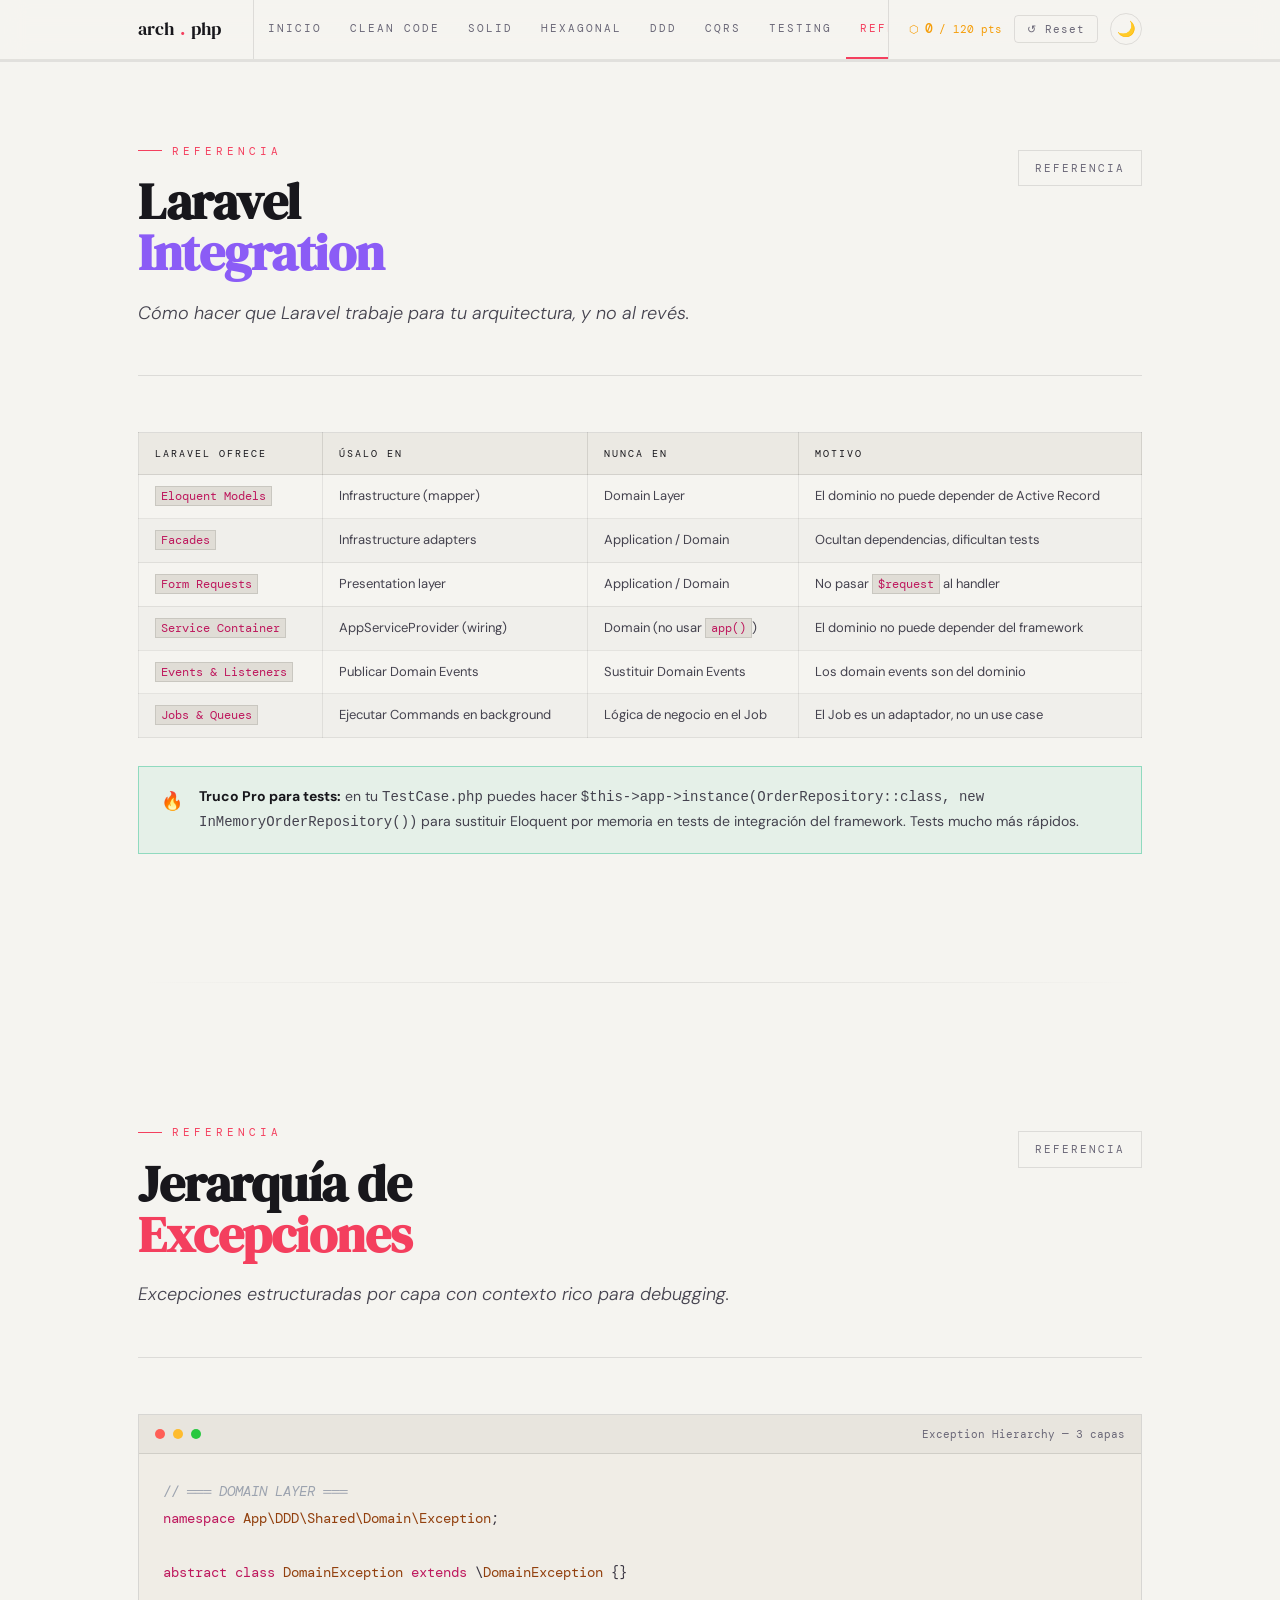
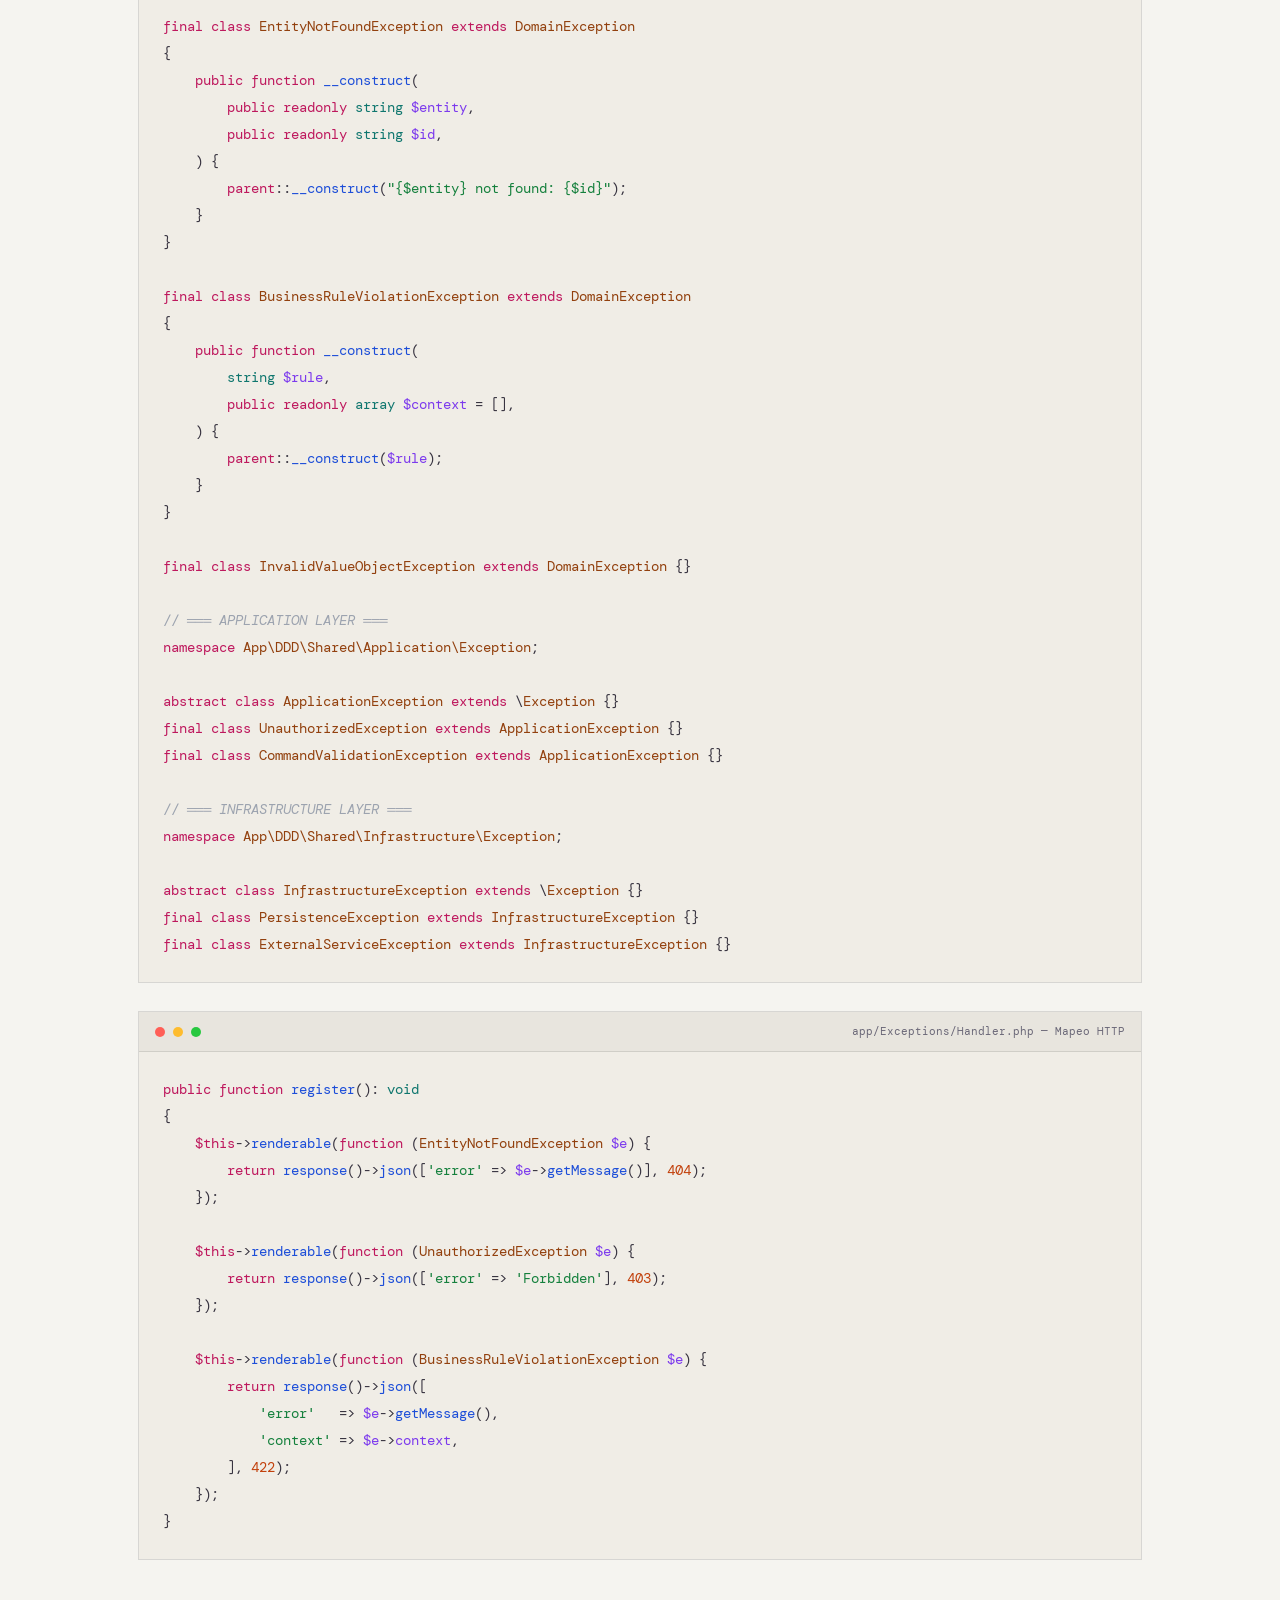
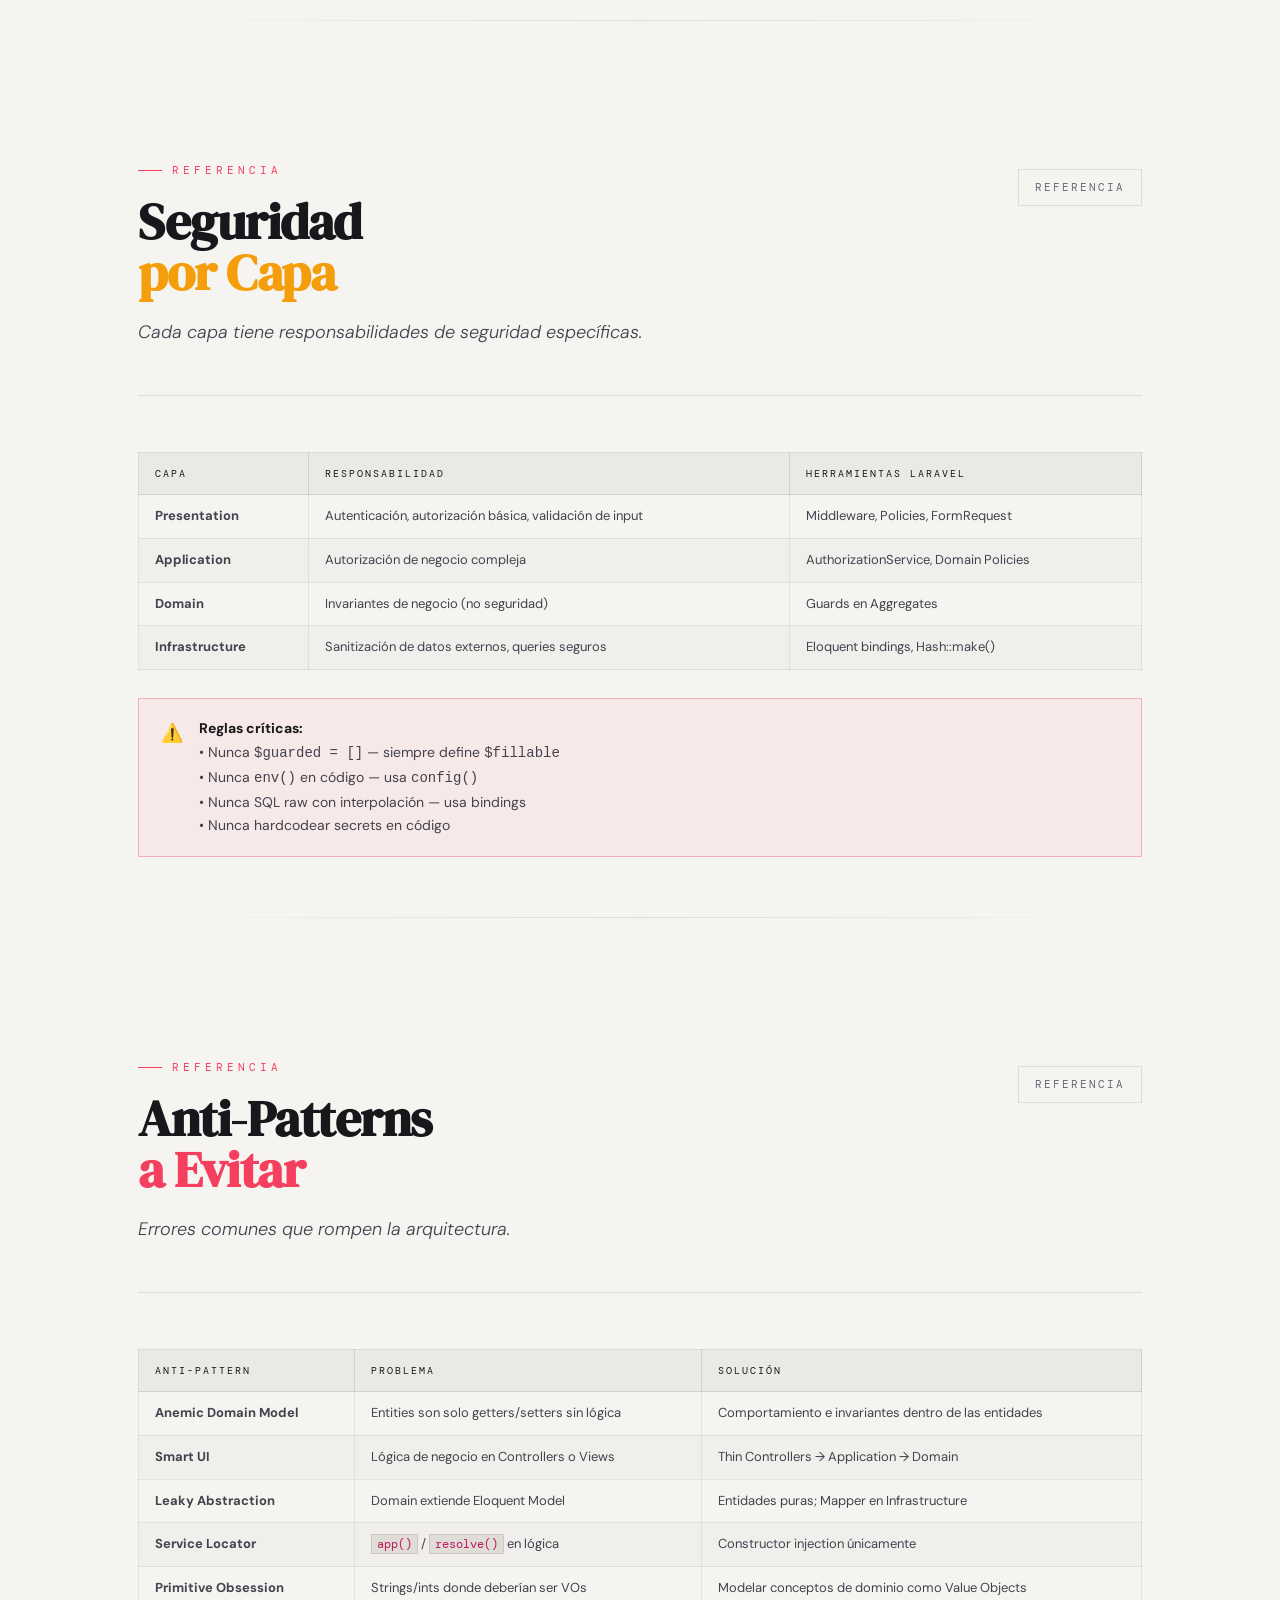
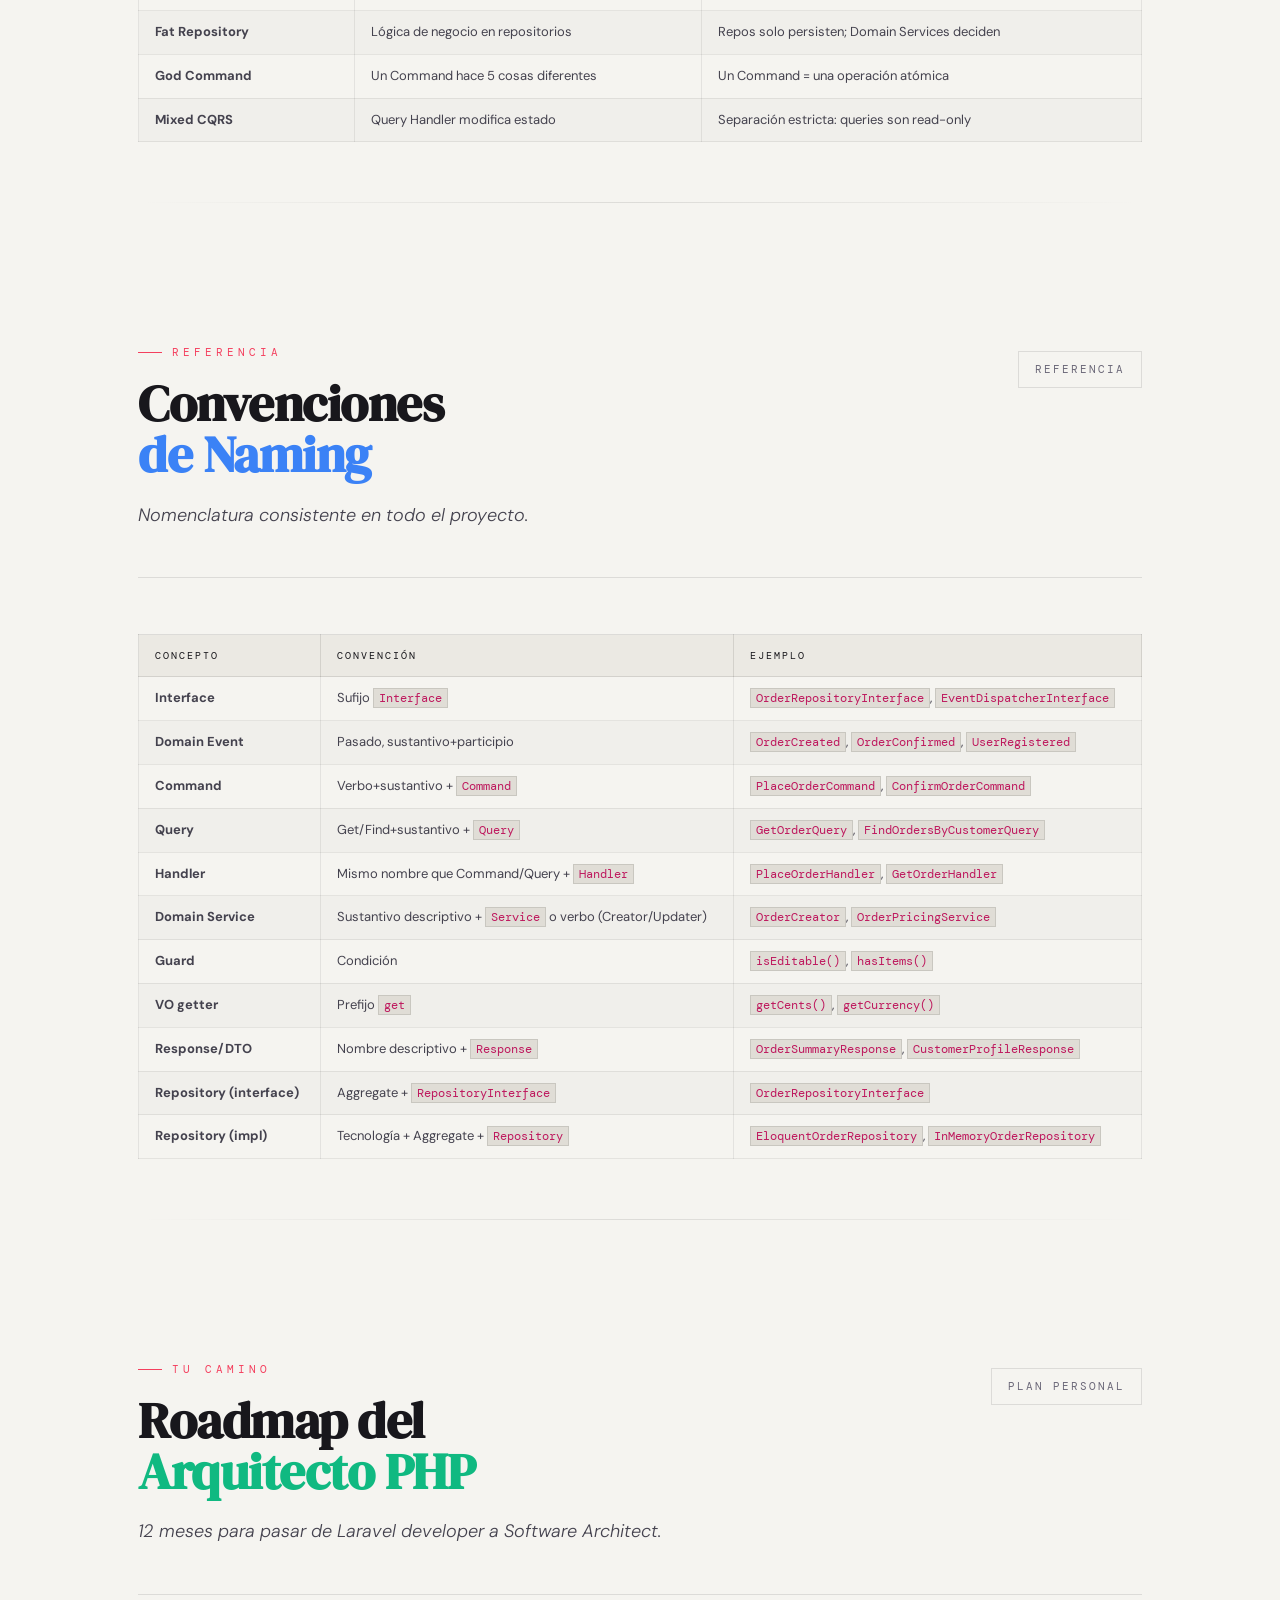
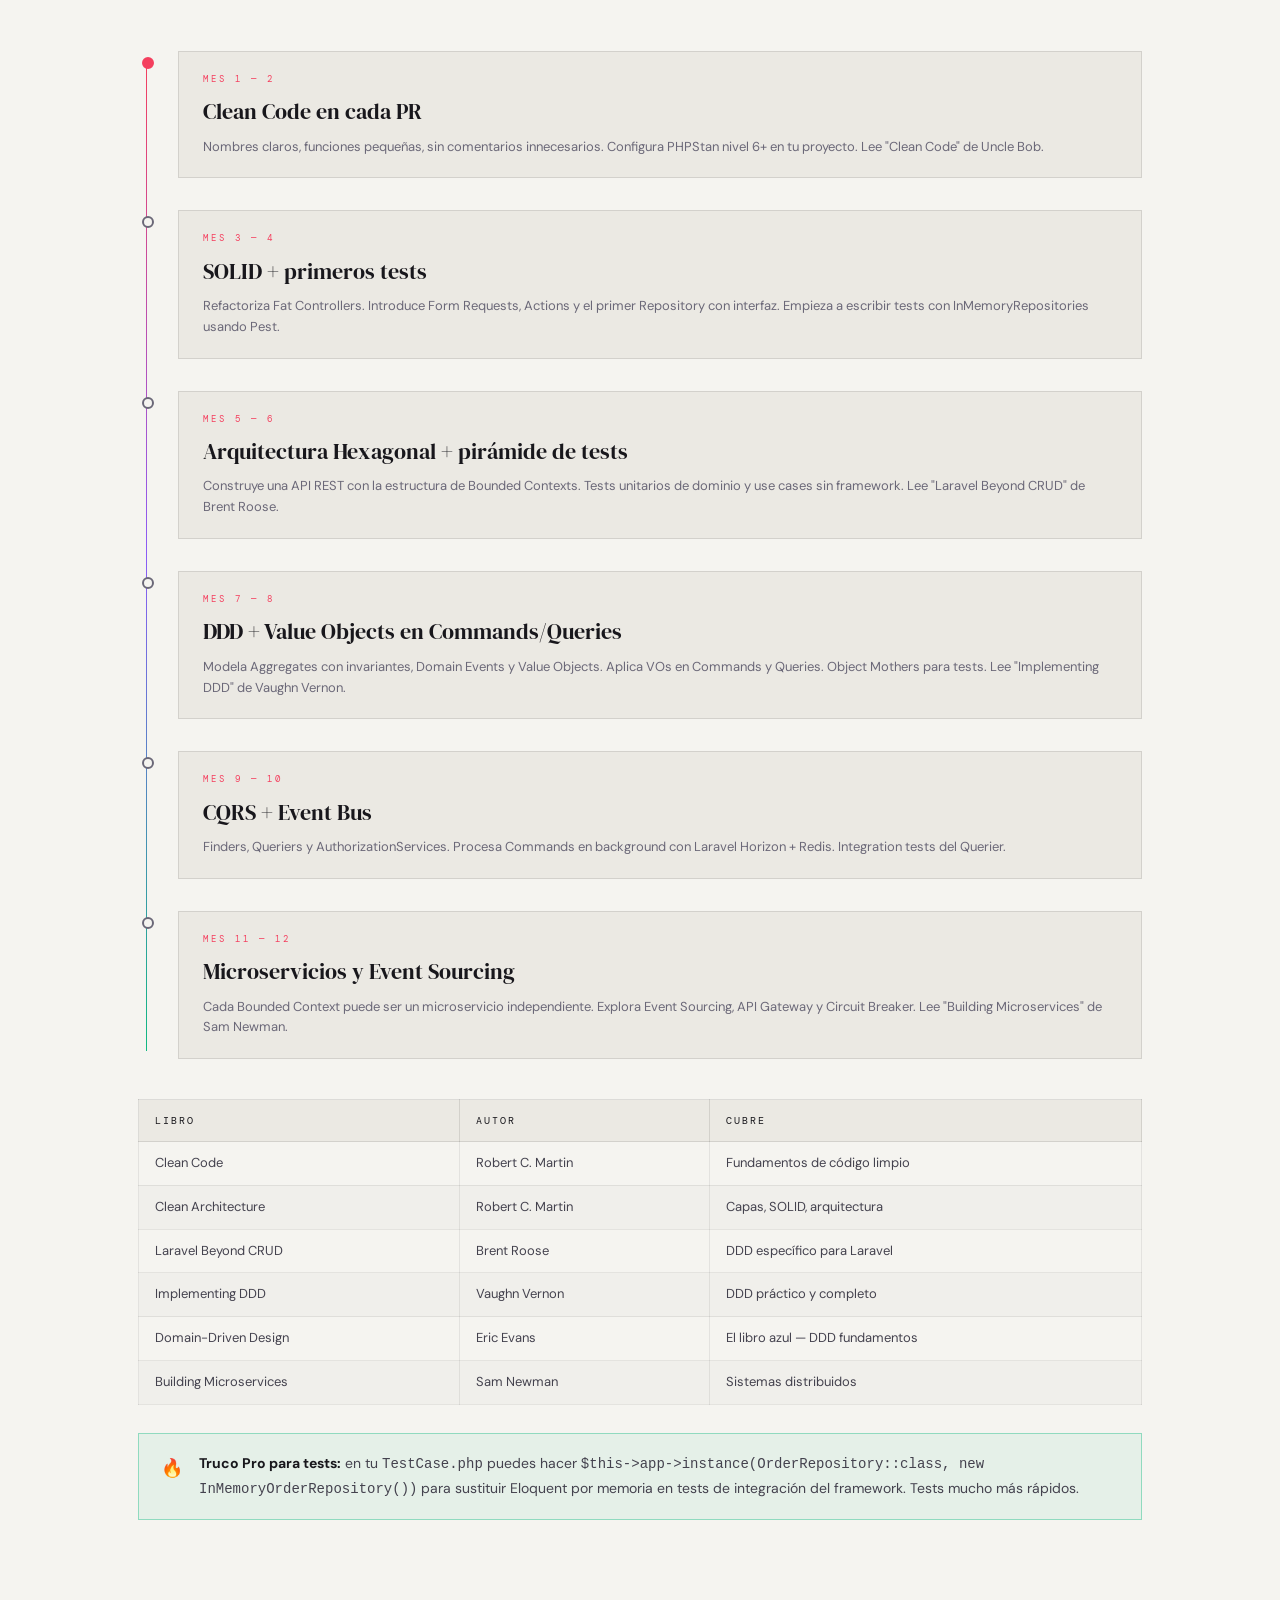
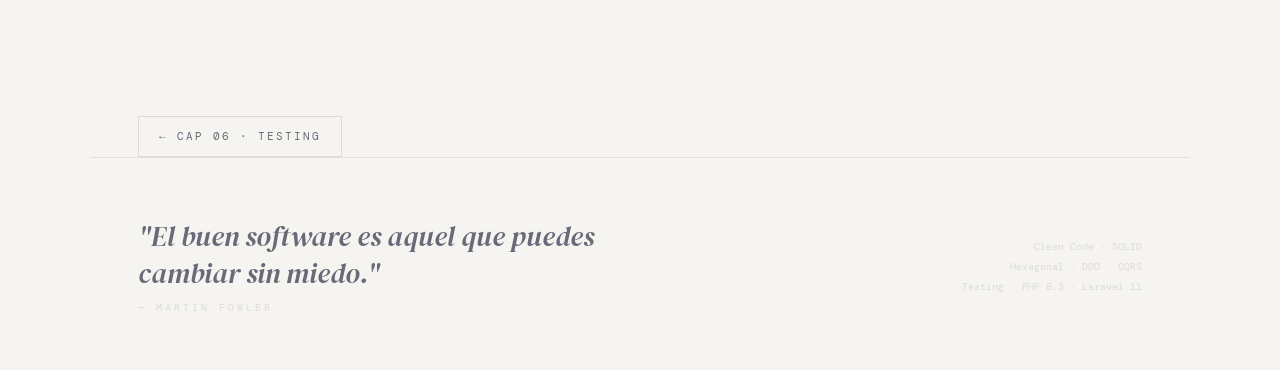
<file: referencia.html>
<!DOCTYPE html>
<html lang="es">
<head>
<meta charset="UTF-8">
<meta name="viewport" content="width=device-width, initial-scale=1.0">
<title>Referencia · Arquitectura PHP</title>
<link href="https://fonts.googleapis.com/css2?family=DM+Serif+Display:ital@0;1&family=DM+Mono:wght@300;400;500&family=DM+Sans:ital,wght@0,300;0,400;0,500;1,300&display=swap" rel="stylesheet">
<link rel="stylesheet" href="shared.css">
<style>
    .pager { max-width: 1100px; margin: 0 auto; padding: 48px 48px 0; display: flex; justify-content: space-between; align-items: center; }
    .pager-btn { font-family: var(--mono); font-size: 11px; letter-spacing: 2px; text-transform: uppercase; color: var(--muted); text-decoration: none; padding: 10px 20px; border: 1px solid var(--line); transition: all .2s; }
    .pager-btn:hover { color: var(--paper); border-color: var(--r); }
    @media (max-width: 600px) { .pager { padding: 32px 24px 0; } .pager-btn { font-size: 10px; padding: 8px 14px; } }
</style>
<script>
(function(){const t=localStorage.getItem('arq_php_theme')||(window.matchMedia('(prefers-color-scheme: light)').matches?'light':'dark');document.documentElement.setAttribute('data-theme',t);})();
</script>
</head>
<body>
  <nav class="topnav" id="topnav">
    <div class="topnav-inner">
      <div class="nav-logo" onclick="location.href='index.html'" style="cursor:pointer">arch<span>.</span>php</div>
      <div class="nav-links">
        <a href="index.html">Inicio</a>
        <a href="cap1.html">Clean Code</a>
        <a href="cap2.html">SOLID</a>
        <a href="cap3.html">Hexagonal</a>
        <a href="cap4.html">DDD</a>
        <a href="cap5.html">CQRS</a>
        <a href="cap6.html">Testing</a>
        <a href="referencia.html">Referencia</a>
      </div>
      <div class="nav-right">
        <div class="score-chip">⬡ <span class="score-chip-val" id="scoreDisplay">0</span> / 120 pts</div>
        <button class="btn-reset-all" onclick="resetAll()">↺ Reset</button>
        <button class="theme-toggle" id="themeToggle" onclick="toggleTheme()" title="Cambiar tema">☀️</button>
      </div>
    </div>
  </nav>
  <div class="progress-rail"><div class="progress-fill" id="pFill"></div></div>
  <div class="page">
    <section id="laravel" style="padding-bottom:40px">
      <div class="ch-header">
        <div>
          <div class="ch-meta">Referencia</div>
          <h2 class="ch-h2">Laravel<br><span class="ac-p">Integration</span></h2>
          <p class="ch-lead">Cómo hacer que Laravel trabaje para tu arquitectura, y no al revés.</p>
        </div>
        <div class="ch-badge">Referencia</div>
      </div>
      <div class="table-wrap">
        <table>
          <thead>
            <tr>
              <th>Laravel ofrece</th>
              <th>Úsalo en</th>
              <th>Nunca en</th>
              <th>Motivo</th>
            </tr>
          </thead>
          <tbody>
            <tr>
              <td><code>Eloquent Models</code></td>
              <td>Infrastructure (mapper)</td>
              <td>Domain Layer</td>
              <td>El dominio no puede depender de Active Record</td>
            </tr>
            <tr>
              <td><code>Facades</code></td>
              <td>Infrastructure adapters</td>
              <td>Application / Domain</td>
              <td>Ocultan dependencias, dificultan tests</td>
            </tr>
            <tr>
              <td><code>Form Requests</code></td>
              <td>Presentation layer</td>
              <td>Application / Domain</td>
              <td>No pasar <code>$request</code> al handler</td>
            </tr>
            <tr>
              <td><code>Service Container</code></td>
              <td>AppServiceProvider (wiring)</td>
              <td>Domain (no usar <code>app()</code>)</td>
              <td>El dominio no puede depender del framework</td>
            </tr>
            <tr>
              <td><code>Events &amp; Listeners</code></td>
              <td>Publicar Domain Events</td>
              <td>Sustituir Domain Events</td>
              <td>Los domain events son del dominio</td>
            </tr>
            <tr>
              <td><code>Jobs &amp; Queues</code></td>
              <td>Ejecutar Commands en background</td>
              <td>Lógica de negocio en el Job</td>
              <td>El Job es un adaptador, no un use case</td>
            </tr>
          </tbody>
        </table>
      </div>
      <div class="callout tip"><span class="callout-icon">🔥</span>
        <div><strong>Truco Pro para tests:</strong> en tu <code>TestCase.php</code> puedes hacer
          <code>$this->app->instance(OrderRepository::class, new InMemoryOrderRepository())</code> para sustituir
          Eloquent por memoria en tests de integración del framework. Tests mucho más rápidos.
        </div>
      </div>
    </section>

    <div class="sep"></div>

    <!-- EXCEPTION HIERARCHY -->
    <section id="exceptions">
      <div class="ch-header">
        <div>
          <div class="ch-meta">Referencia</div>
          <h2 class="ch-h2">Jerarquía de<br><span class="ac-r">Excepciones</span></h2>
          <p class="ch-lead">Excepciones estructuradas por capa con contexto rico para debugging.</p>
        </div>
        <div class="ch-badge">Referencia</div>
      </div>
      <div class="code-block">
        <div class="code-bar">
          <div class="dot"></div>
          <div class="dot"></div>
          <div class="dot"></div><span class="code-fname">Exception Hierarchy — 3 capas</span>
        </div>
        <pre><span class="cm">// ═══ DOMAIN LAYER ═══</span>
<span class="kw">namespace</span> <span class="cl">App\DDD\Shared\Domain\Exception</span>;

<span class="kw">abstract class</span> <span class="cl">DomainException</span> <span class="kw">extends</span> \<span class="cl">DomainException</span> {}

<span class="kw">final class</span> <span class="cl">EntityNotFoundException</span> <span class="kw">extends</span> <span class="cl">DomainException</span>
{
    <span class="kw">public function</span> <span class="fn">__construct</span>(
        <span class="kw">public readonly</span> <span class="ph">string</span> <span class="pr">$entity</span>,
        <span class="kw">public readonly</span> <span class="ph">string</span> <span class="pr">$id</span>,
    ) {
        <span class="kw">parent</span>::<span class="fn">__construct</span>(<span class="str">"{$entity} not found: {$id}"</span>);
    }
}

<span class="kw">final class</span> <span class="cl">BusinessRuleViolationException</span> <span class="kw">extends</span> <span class="cl">DomainException</span>
{
    <span class="kw">public function</span> <span class="fn">__construct</span>(
        <span class="ph">string</span> <span class="pr">$rule</span>,
        <span class="kw">public readonly</span> <span class="ph">array</span> <span class="pr">$context</span> = [],
    ) {
        <span class="kw">parent</span>::<span class="fn">__construct</span>(<span class="pr">$rule</span>);
    }
}

<span class="kw">final class</span> <span class="cl">InvalidValueObjectException</span> <span class="kw">extends</span> <span class="cl">DomainException</span> {}

<span class="cm">// ═══ APPLICATION LAYER ═══</span>
<span class="kw">namespace</span> <span class="cl">App\DDD\Shared\Application\Exception</span>;

<span class="kw">abstract class</span> <span class="cl">ApplicationException</span> <span class="kw">extends</span> \<span class="cl">Exception</span> {}
<span class="kw">final class</span> <span class="cl">UnauthorizedException</span> <span class="kw">extends</span> <span class="cl">ApplicationException</span> {}
<span class="kw">final class</span> <span class="cl">CommandValidationException</span> <span class="kw">extends</span> <span class="cl">ApplicationException</span> {}

<span class="cm">// ═══ INFRASTRUCTURE LAYER ═══</span>
<span class="kw">namespace</span> <span class="cl">App\DDD\Shared\Infrastructure\Exception</span>;

<span class="kw">abstract class</span> <span class="cl">InfrastructureException</span> <span class="kw">extends</span> \<span class="cl">Exception</span> {}
<span class="kw">final class</span> <span class="cl">PersistenceException</span> <span class="kw">extends</span> <span class="cl">InfrastructureException</span> {}
<span class="kw">final class</span> <span class="cl">ExternalServiceException</span> <span class="kw">extends</span> <span class="cl">InfrastructureException</span> {}</pre>
      </div>
      <div class="code-block">
        <div class="code-bar">
          <div class="dot"></div>
          <div class="dot"></div>
          <div class="dot"></div><span class="code-fname">app/Exceptions/Handler.php — Mapeo HTTP</span>
        </div>
        <pre><span class="kw">public function</span> <span class="fn">register</span>(): <span class="ph">void</span>
{
    <span class="kw">$this</span>-><span class="fn">renderable</span>(<span class="kw">function</span> (<span class="cl">EntityNotFoundException</span> <span class="pr">$e</span>) {
        <span class="kw">return</span> <span class="fn">response</span>()-><span class="fn">json</span>([<span class="str">'error'</span> => <span class="pr">$e</span>-><span class="fn">getMessage</span>()], <span class="nm">404</span>);
    });

    <span class="kw">$this</span>-><span class="fn">renderable</span>(<span class="kw">function</span> (<span class="cl">UnauthorizedException</span> <span class="pr">$e</span>) {
        <span class="kw">return</span> <span class="fn">response</span>()-><span class="fn">json</span>([<span class="str">'error'</span> => <span class="str">'Forbidden'</span>], <span class="nm">403</span>);
    });

    <span class="kw">$this</span>-><span class="fn">renderable</span>(<span class="kw">function</span> (<span class="cl">BusinessRuleViolationException</span> <span class="pr">$e</span>) {
        <span class="kw">return</span> <span class="fn">response</span>()-><span class="fn">json</span>([
            <span class="str">'error'</span>   => <span class="pr">$e</span>-><span class="fn">getMessage</span>(),
            <span class="str">'context'</span> => <span class="pr">$e</span>-><span class="pr">context</span>,
        ], <span class="nm">422</span>);
    });
}</pre>
      </div>
    </section>

    <div class="sep"></div>

    <!-- SECURITY -->
    <section id="security">
      <div class="ch-header">
        <div>
          <div class="ch-meta">Referencia</div>
          <h2 class="ch-h2">Seguridad<br><span class="ac-y">por Capa</span></h2>
          <p class="ch-lead">Cada capa tiene responsabilidades de seguridad específicas.</p>
        </div>
        <div class="ch-badge">Referencia</div>
      </div>
      <div class="table-wrap">
        <table>
          <thead>
            <tr>
              <th>Capa</th>
              <th>Responsabilidad</th>
              <th>Herramientas Laravel</th>
            </tr>
          </thead>
          <tbody>
            <tr>
              <td><strong>Presentation</strong></td>
              <td>Autenticación, autorización básica, validación de input</td>
              <td>Middleware, Policies, FormRequest</td>
            </tr>
            <tr>
              <td><strong>Application</strong></td>
              <td>Autorización de negocio compleja</td>
              <td>AuthorizationService, Domain Policies</td>
            </tr>
            <tr>
              <td><strong>Domain</strong></td>
              <td>Invariantes de negocio (no seguridad)</td>
              <td>Guards en Aggregates</td>
            </tr>
            <tr>
              <td><strong>Infrastructure</strong></td>
              <td>Sanitización de datos externos, queries seguros</td>
              <td>Eloquent bindings, Hash::make()</td>
            </tr>
          </tbody>
        </table>
      </div>
      <div class="callout warn"><span class="callout-icon">⚠️</span>
        <div><strong>Reglas críticas:</strong><br>
          • Nunca <code>$guarded = []</code> — siempre define <code>$fillable</code><br>
          • Nunca <code>env()</code> en código — usa <code>config()</code><br>
          • Nunca SQL raw con interpolación — usa bindings<br>
          • Nunca hardcodear secrets en código
        </div>
      </div>
    </section>

    <div class="sep"></div>

    <!-- ANTI-PATTERNS -->
    <section id="antipatterns">
      <div class="ch-header">
        <div>
          <div class="ch-meta">Referencia</div>
          <h2 class="ch-h2">Anti-Patterns<br><span class="ac-r">a Evitar</span></h2>
          <p class="ch-lead">Errores comunes que rompen la arquitectura.</p>
        </div>
        <div class="ch-badge">Referencia</div>
      </div>
      <div class="table-wrap">
        <table>
          <thead>
            <tr>
              <th>Anti-Pattern</th>
              <th>Problema</th>
              <th>Solución</th>
            </tr>
          </thead>
          <tbody>
            <tr>
              <td><strong>Anemic Domain Model</strong></td>
              <td>Entities son solo getters/setters sin lógica</td>
              <td>Comportamiento e invariantes dentro de las entidades</td>
            </tr>
            <tr>
              <td><strong>Smart UI</strong></td>
              <td>Lógica de negocio en Controllers o Views</td>
              <td>Thin Controllers → Application → Domain</td>
            </tr>
            <tr>
              <td><strong>Leaky Abstraction</strong></td>
              <td>Domain extiende Eloquent Model</td>
              <td>Entidades puras; Mapper en Infrastructure</td>
            </tr>
            <tr>
              <td><strong>Service Locator</strong></td>
              <td><code>app()</code> / <code>resolve()</code> en lógica</td>
              <td>Constructor injection únicamente</td>
            </tr>
            <tr>
              <td><strong>Primitive Obsession</strong></td>
              <td>Strings/ints donde deberían ser VOs</td>
              <td>Modelar conceptos de dominio como Value Objects</td>
            </tr>
            <tr>
              <td><strong>Fat Repository</strong></td>
              <td>Lógica de negocio en repositorios</td>
              <td>Repos solo persisten; Domain Services deciden</td>
            </tr>
            <tr>
              <td><strong>God Command</strong></td>
              <td>Un Command hace 5 cosas diferentes</td>
              <td>Un Command = una operación atómica</td>
            </tr>
            <tr>
              <td><strong>Mixed CQRS</strong></td>
              <td>Query Handler modifica estado</td>
              <td>Separación estricta: queries son read-only</td>
            </tr>
          </tbody>
        </table>
      </div>
    </section>

    <div class="sep"></div>

    <!-- NAMING CONVENTIONS -->
    <section id="naming">
      <div class="ch-header">
        <div>
          <div class="ch-meta">Referencia</div>
          <h2 class="ch-h2">Convenciones<br><span class="ac-b">de Naming</span></h2>
          <p class="ch-lead">Nomenclatura consistente en todo el proyecto.</p>
        </div>
        <div class="ch-badge">Referencia</div>
      </div>
      <div class="table-wrap">
        <table>
          <thead>
            <tr>
              <th>Concepto</th>
              <th>Convención</th>
              <th>Ejemplo</th>
            </tr>
          </thead>
          <tbody>
            <tr>
              <td><strong>Interface</strong></td>
              <td>Sufijo <code>Interface</code></td>
              <td><code>OrderRepositoryInterface</code>, <code>EventDispatcherInterface</code></td>
            </tr>
            <tr>
              <td><strong>Domain Event</strong></td>
              <td>Pasado, sustantivo+participio</td>
              <td><code>OrderCreated</code>, <code>OrderConfirmed</code>, <code>UserRegistered</code></td>
            </tr>
            <tr>
              <td><strong>Command</strong></td>
              <td>Verbo+sustantivo + <code>Command</code></td>
              <td><code>PlaceOrderCommand</code>, <code>ConfirmOrderCommand</code></td>
            </tr>
            <tr>
              <td><strong>Query</strong></td>
              <td>Get/Find+sustantivo + <code>Query</code></td>
              <td><code>GetOrderQuery</code>, <code>FindOrdersByCustomerQuery</code></td>
            </tr>
            <tr>
              <td><strong>Handler</strong></td>
              <td>Mismo nombre que Command/Query + <code>Handler</code></td>
              <td><code>PlaceOrderHandler</code>, <code>GetOrderHandler</code></td>
            </tr>
            <tr>
              <td><strong>Domain Service</strong></td>
              <td>Sustantivo descriptivo + <code>Service</code> o verbo (Creator/Updater)</td>
              <td><code>OrderCreator</code>, <code>OrderPricingService</code></td>
            </tr>
            <tr>
              <td><strong>Guard</strong></td>
              <td>Condición</td>
              <td><code>isEditable()</code>, <code>hasItems()</code></td>
            </tr>
            <tr>
              <td><strong>VO getter</strong></td>
              <td>Prefijo <code>get</code></td>
              <td><code>getCents()</code>, <code>getCurrency()</code></td>
            </tr>
            <tr>
              <td><strong>Response/DTO</strong></td>
              <td>Nombre descriptivo + <code>Response</code></td>
              <td><code>OrderSummaryResponse</code>, <code>CustomerProfileResponse</code></td>
            </tr>
            <tr>
              <td><strong>Repository (interface)</strong></td>
              <td>Aggregate + <code>RepositoryInterface</code></td>
              <td><code>OrderRepositoryInterface</code></td>
            </tr>
            <tr>
              <td><strong>Repository (impl)</strong></td>
              <td>Tecnología + Aggregate + <code>Repository</code></td>
              <td><code>EloquentOrderRepository</code>, <code>InMemoryOrderRepository</code></td>
            </tr>
          </tbody>
        </table>
      </div>
    </section>

    <div class="sep"></div>

    <!-- ROADMAP -->
    <section id="roadmap">
      <div class="ch-header">
        <div>
          <div class="ch-meta">Tu camino</div>
          <h2 class="ch-h2">Roadmap del<br><span class="ac-g">Arquitecto PHP</span></h2>
          <p class="ch-lead">12 meses para pasar de Laravel developer a Software Architect.</p>
        </div>
        <div class="ch-badge">Plan personal</div>
      </div>
      <div class="roadmap">
        <div class="rm-step done">
          <div class="rm-dot"></div>
          <div class="rm-inner">
            <div class="rm-period">Mes 1 — 2</div>
            <div class="rm-title">Clean Code en cada PR</div>
            <div class="rm-desc">Nombres claros, funciones pequeñas, sin comentarios innecesarios. Configura PHPStan
              nivel 6+ en tu proyecto. Lee "Clean Code" de Uncle Bob.</div>
          </div>
        </div>
        <div class="rm-step">
          <div class="rm-dot"></div>
          <div class="rm-inner">
            <div class="rm-period">Mes 3 — 4</div>
            <div class="rm-title">SOLID + primeros tests</div>
            <div class="rm-desc">Refactoriza Fat Controllers. Introduce Form Requests, Actions y el primer Repository
              con interfaz. Empieza a escribir tests con InMemoryRepositories usando Pest.</div>
          </div>
        </div>
        <div class="rm-step">
          <div class="rm-dot"></div>
          <div class="rm-inner">
            <div class="rm-period">Mes 5 — 6</div>
            <div class="rm-title">Arquitectura Hexagonal + pirámide de tests</div>
            <div class="rm-desc">Construye una API REST con la estructura de Bounded Contexts. Tests unitarios de
              dominio y use cases sin framework. Lee "Laravel Beyond CRUD" de Brent Roose.</div>
          </div>
        </div>
        <div class="rm-step">
          <div class="rm-dot"></div>
          <div class="rm-inner">
            <div class="rm-period">Mes 7 — 8</div>
            <div class="rm-title">DDD + Value Objects en Commands/Queries</div>
            <div class="rm-desc">Modela Aggregates con invariantes, Domain Events y Value Objects. Aplica VOs en
              Commands y Queries. Object Mothers para tests. Lee "Implementing DDD" de Vaughn Vernon.</div>
          </div>
        </div>
        <div class="rm-step">
          <div class="rm-dot"></div>
          <div class="rm-inner">
            <div class="rm-period">Mes 9 — 10</div>
            <div class="rm-title">CQRS + Event Bus</div>
            <div class="rm-desc">Finders, Queriers y AuthorizationServices. Procesa Commands en background con Laravel
              Horizon + Redis. Integration tests del Querier.</div>
          </div>
        </div>
        <div class="rm-step">
          <div class="rm-dot"></div>
          <div class="rm-inner">
            <div class="rm-period">Mes 11 — 12</div>
            <div class="rm-title">Microservicios y Event Sourcing</div>
            <div class="rm-desc">Cada Bounded Context puede ser un microservicio independiente. Explora Event Sourcing,
              API Gateway y Circuit Breaker. Lee "Building Microservices" de Sam Newman.</div>
          </div>
        </div>
      </div>
      <div class="table-wrap">
        <table>
          <thead>
            <tr>
              <th>Libro</th>
              <th>Autor</th>
              <th>Cubre</th>
            </tr>
          </thead>
          <tbody>
            <tr>
              <td>Clean Code</td>
              <td>Robert C. Martin</td>
              <td>Fundamentos de código limpio</td>
            </tr>
            <tr>
              <td>Clean Architecture</td>
              <td>Robert C. Martin</td>
              <td>Capas, SOLID, arquitectura</td>
            </tr>
            <tr>
              <td>Laravel Beyond CRUD</td>
              <td>Brent Roose</td>
              <td>DDD específico para Laravel</td>
            </tr>
            <tr>
              <td>Implementing DDD</td>
              <td>Vaughn Vernon</td>
              <td>DDD práctico y completo</td>
            </tr>
            <tr>
              <td>Domain-Driven Design</td>
              <td>Eric Evans</td>
              <td>El libro azul — DDD fundamentos</td>
            </tr>
            <tr>
              <td>Building Microservices</td>
              <td>Sam Newman</td>
              <td>Sistemas distribuidos</td>
            </tr>
          </tbody>
        </table>
      </div>
      <div class="callout tip"><span class="callout-icon">🔥</span>
        <div><strong>Truco Pro para tests:</strong> en tu <code>TestCase.php</code> puedes hacer
          <code>$this->app->instance(OrderRepository::class, new InMemoryOrderRepository())</code> para sustituir
          Eloquent por memoria en tests de integración del framework. Tests mucho más rápidos.
        </div>
      </div>
    </section>

  </div>
  <div class="pager"><a class="pager-btn" href="cap6.html">← Cap 06 · Testing</a><span></span></div>

  <footer>
    <div>
      <div class="footer-quote">"El buen software es aquel que puedes cambiar sin miedo."</div>
      <div class="footer-by">— Martin Fowler</div>
    </div>
    <div style="font-family:var(--mono);font-size:10px;color:var(--line);text-align:right;line-height:2">
      Clean Code · SOLID<br>Hexagonal · DDD · CQRS<br>Testing · PHP 8.3 · Laravel 11
    </div>
  </footer>
<script src="shared.js"></script>
<script>
function resetPageExercises() {}
</script>
</body>
</html>
</file>
<file: shared.css>
*,
    *::before,
    *::after {
      margin: 0;
      padding: 0;
      box-sizing: border-box
    }

    :root {
      --ink: #0a0a0c;
      --ink2: #141418;
      --ink3: #1c1c22;
      --muted: #9898a6;
      --faint: #c4c4cf;
      --line: rgba(255, 255, 255, 0.14);
      --paper: #fafafa;
      --r: #f43f5e;
      --g: #10b981;
      --b: #3b82f6;
      --y: #f59e0b;
      --p: #8b5cf6;
      --glass: rgba(18, 18, 22, 0.8);
      --glass-border: rgba(255, 255, 255, 0.1);
      --mono: 'DM Mono', monospace;
      --serif: 'DM Serif Display', serif;
      --sans: 'DM Sans', sans-serif;
    }

    html {
      scroll-behavior: smooth
    }

    body {
      background: var(--ink);
      color: var(--paper);
      font-family: var(--sans);
      font-size: 16px;
      line-height: 1.7;
      overflow-x: hidden
    }

    ::selection {
      background: var(--r);
      color: #fff
    }

    ::-webkit-scrollbar {
      width: 4px
    }

    ::-webkit-scrollbar-track {
      background: var(--ink2)
    }

    ::-webkit-scrollbar-thumb {
      background: var(--line);
      border-radius: 2px
    }

    /* HERO */
    .hero {
      min-height: 100vh;
      display: grid;
      grid-template-rows: 1fr auto;
      position: relative;
      overflow: hidden
    }

    .hero-bg {
      position: absolute;
      inset: 0;
      background: radial-gradient(ellipse 80% 60% at 70% 40%, rgba(232, 64, 42, .08) 0%, transparent 60%), radial-gradient(ellipse 50% 40% at 20% 80%, rgba(37, 99, 235, .06) 0%, transparent 50%), var(--ink)
    }

    .hero-grid {
      position: absolute;
      inset: 0;
      background-image: linear-gradient(rgba(255, 255, 255, .02) 1px, transparent 1px), linear-gradient(90deg, rgba(255, 255, 255, .02) 1px, transparent 1px);
      background-size: 80px 80px;
      mask-image: radial-gradient(ellipse at center, black 30%, transparent 80%)
    }

    .hero-inner {
      position: relative;
      z-index: 2;
      max-width: 1100px;
      margin: 0 auto;
      padding: 120px 48px 80px;
      display: grid;
      grid-template-columns: 1fr 340px;
      gap: 60px;
      align-items: end
    }

    .hero-label {
      font-family: var(--mono);
      font-size: 11px;
      letter-spacing: 4px;
      text-transform: uppercase;
      color: var(--r);
      margin-bottom: 28px;
      display: flex;
      align-items: center;
      gap: 12px
    }

    .hero-label::before {
      content: '';
      width: 32px;
      height: 1px;
      background: var(--r)
    }

    .hero-title {
      font-family: var(--serif);
      font-size: clamp(48px, 6vw, 88px);
      line-height: .95;
      letter-spacing: -1px;
      margin-bottom: 28px
    }

    .hero-title em {
      color: var(--r);
      font-style: italic
    }

    .hero-sub {
      font-size: 18px;
      color: var(--faint);
      font-weight: 300;
      max-width: 520px;
      margin-bottom: 48px;
      line-height: 1.6
    }

    .hero-tags {
      display: flex;
      flex-wrap: wrap;
      gap: 8px
    }

    .tag {
      font-family: var(--mono);
      font-size: 11px;
      letter-spacing: 2px;
      text-transform: uppercase;
      padding: 5px 12px;
      border: 1px solid var(--line);
      color: var(--faint);
      transition: all .2s;
      cursor: default
    }

    .tag:hover {
      border-color: var(--r);
      color: var(--r)
    }

    .hero-panel {
      background: var(--ink2);
      border: 1px solid var(--line);
      padding: 28px;
      align-self: end
    }

    .panel-title {
      font-family: var(--mono);
      font-size: 11px;
      letter-spacing: 3px;
      text-transform: uppercase;
      color: var(--muted);
      margin-bottom: 20px;
      padding-bottom: 12px;
      border-bottom: 1px solid var(--line)
    }

    .chapter-list {
      list-style: none
    }

    .chapter-list li {
      display: flex;
      align-items: center;
      gap: 12px;
      padding: 10px 0;
      border-bottom: 1px solid rgba(255, 255, 255, .04);
      font-size: 13px;
      color: var(--faint);
      cursor: pointer;
      transition: color .2s
    }

    .chapter-list li:hover {
      color: var(--paper)
    }

    .chapter-list li:last-child {
      border-bottom: none
    }

    .ch-num {
      font-family: var(--mono);
      font-size: 10px;
      color: var(--r);
      width: 20px;
      flex-shrink: 0
    }

    .ch-pts {
      margin-left: auto;
      font-family: var(--mono);
      font-size: 10px;
      color: var(--muted)
    }

    .hero-bar {
      position: relative;
      z-index: 2;
      border-top: 1px solid var(--line);
      display: flex;
      align-items: center;
      padding: 16px 48px;
      gap: 40px;
      max-width: 1100px;
      margin: 0 auto;
      width: 100%
    }

    .bar-stat {
      display: flex;
      flex-direction: column;
      gap: 2px
    }

    .bar-stat-val {
      font-family: var(--mono);
      font-size: 22px;
      font-weight: 500;
      color: var(--r)
    }

    .bar-stat-lbl {
      font-family: var(--mono);
      font-size: 9px;
      letter-spacing: 3px;
      text-transform: uppercase;
      color: var(--muted)
    }

    .bar-div {
      width: 1px;
      height: 40px;
      background: var(--line)
    }

    /* NAV */
    .topnav {
      position: sticky;
      top: 0;
      z-index: 200;
      background: var(--glass);
      backdrop-filter: blur(12px) saturate(180%);
      border-bottom: 1px solid var(--glass-border)
    }

    .topnav-inner {
      max-width: 1100px;
      margin: 0 auto;
      display: flex;
      align-items: stretch;
      padding: 0 48px
    }

    .nav-logo {
      font-family: var(--serif);
      font-size: 18px;
      color: var(--paper);
      padding: 14px 32px 14px 0;
      margin-right: 0;
      border-right: 1px solid var(--line);
      white-space: nowrap;
      display: flex;
      align-items: center;
      gap: 6px
    }

    .nav-logo span {
      color: var(--r)
    }

    .nav-links {
      display: flex;
      align-items: stretch;
      overflow-x: auto;
      flex: 1
    }

    .nav-links a {
      font-family: var(--mono);
      font-size: 11px;
      letter-spacing: 2px;
      text-transform: uppercase;
      color: var(--muted);
      text-decoration: none;
      padding: 0 14px;
      display: flex;
      align-items: center;
      border-bottom: 2px solid transparent;
      transition: all .2s;
      white-space: nowrap
    }

    .nav-links a:hover {
      color: var(--paper)
    }

    .nav-links a.active {
      color: var(--r);
      border-bottom-color: var(--r)
    }

    .nav-right {
      margin-left: auto;
      display: flex;
      align-items: center;
      gap: 12px;
      padding-left: 20px;
      border-left: 1px solid var(--line)
    }

    .score-chip {
      font-family: var(--mono);
      font-size: 11px;
      color: var(--y);
      display: flex;
      align-items: center;
      gap: 6px;
      transition: all .3s
    }

    .score-chip:hover {
      text-shadow: 0 0 8px var(--y);
      transform: scale(1.05)
    }

    .score-chip-val {
      font-size: 13px;
      font-weight: 500
    }

    .btn-reset-all {
      font-family: var(--mono);
      font-size: 11px;
      letter-spacing: 1px;
      padding: 6px 12px;
      background: none;
      border: 1px solid var(--line);
      color: var(--muted);
      cursor: pointer;
      transition: all .3s;
      border-radius: 4px
    }

    .btn-reset-all:hover {
      border-color: var(--r);
      color: var(--r);
      background: rgba(244, 63, 94, 0.05)
    }

    .progress-rail {
      height: 2px;
      background: rgba(255, 255, 255, 0.05);
      position: sticky;
      top: 49px;
      z-index: 199
    }

    .progress-fill {
      height: 100%;
      background: linear-gradient(90deg, var(--r), var(--y));
      width: 0%;
      transition: width .5s cubic-bezier(0.65, 0, 0.35, 1);
      box-shadow: 0 0 10px var(--r)
    }

    /* PAGE */
    .page {
      max-width: 1100px;
      margin: 0 auto;
      padding: 0 48px 120px
    }

    .ch-header {
      display: grid;
      grid-template-columns: 1fr auto;
      gap: 40px;
      align-items: start;
      padding: 80px 0 48px;
      border-bottom: 1px solid var(--line);
      margin-bottom: 56px
    }

    .ch-meta {
      font-family: var(--mono);
      font-size: 11px;
      letter-spacing: 4px;
      text-transform: uppercase;
      color: var(--r);
      margin-bottom: 16px;
      display: flex;
      align-items: center;
      gap: 10px
    }

    .ch-meta::before {
      content: '';
      width: 24px;
      height: 1px;
      background: var(--r)
    }

    .ch-h2 {
      font-family: var(--serif);
      font-size: clamp(36px, 4vw, 64px);
      line-height: 1;
      letter-spacing: -.5px;
      margin-bottom: 20px
    }

    .ch-h2 .ac-r {
      color: var(--r)
    }

    .ch-h2 .ac-g {
      color: var(--g)
    }

    .ch-h2 .ac-b {
      color: var(--b)
    }

    .ch-h2 .ac-y {
      color: var(--y)
    }

    .ch-h2 .ac-p {
      color: var(--p)
    }

    .ch-lead {
      font-size: 17px;
      font-size: 18px;
      color: var(--faint);
      font-weight: 300;
      font-style: italic;
      max-width: 600px;
      line-height: 1.6
    }

    .ch-badge {
      font-family: var(--mono);
      font-size: 11px;
      letter-spacing: 2px;
      text-transform: uppercase;
      padding: 8px 16px;
      border: 1px solid var(--line);
      color: var(--muted);
      white-space: nowrap;
      align-self: start;
      margin-top: 8px
    }

    /* PROSE */
    .prose {
      max-width: 740px
    }

    .prose p {
      color: var(--faint);
      font-size: 15.5px;
      font-size: 16px;
      margin-bottom: 18px;
      line-height: 1.8
    }

    .prose p strong {
      color: var(--paper);
      font-weight: 500
    }

    .prose p code {
      font-family: var(--mono);
      font-size: 13px;
      background: var(--ink2);
      border: 1px solid var(--line);
      padding: 1px 6px;
      color: var(--y)
    }

    h3.sec-title {
      font-family: var(--serif);
      font-size: 28px;
      margin: 52px 0 16px;
      color: var(--paper)
    }

    h4.sub-title {
      font-family: var(--mono);
      font-size: 11px;
      letter-spacing: 3px;
      text-transform: uppercase;
      color: var(--r);
      margin: 36px 0 12px;
      display: flex;
      align-items: center;
      gap: 10px
    }

    h4.sub-title::after {
      content: '';
      flex: 1;
      height: 1px;
      background: var(--line)
    }

    /* CALLOUTS */
    .callout {
      display: flex;
      gap: 16px;
      padding: 18px 22px;
      border: 1px solid;
      margin: 28px 0;
      font-size: 13px;
      line-height: 1.7
    }

    .callout-icon {
      font-size: 18px;
      flex-shrink: 0;
      margin-top: 1px
    }

    .callout.tip {
      font-size: 14px;
      border-color: rgba(31, 166, 114, .3);
      background: rgba(31, 166, 114, .05);
      color: var(--faint)
    }

    .callout.warn {
      font-size: 14px;
      border-color: rgba(232, 64, 42, .3);
      background: rgba(232, 64, 42, .05);
      color: var(--faint)
    }

    .callout.info {
      font-size: 14px;
      border-color: rgba(37, 99, 235, .3);
      background: rgba(37, 99, 235, .05);
      color: var(--faint)
    }

    .callout.php {
      font-size: 14px;
      border-color: rgba(124, 58, 237, .3);
      background: rgba(124, 58, 237, .05);
      color: var(--faint)
    }

    .callout strong {
      color: var(--paper)
    }

    /* CODE */
    .code-block {
      margin: 28px 0;
      border: 1px solid var(--line);
      overflow: hidden
    }

    .code-bar {
      background: var(--ink2);
      border-bottom: 1px solid var(--line);
      padding: 10px 16px;
      display: flex;
      align-items: center;
      gap: 8px
    }

    .dot {
      width: 10px;
      height: 10px;
      border-radius: 50%
    }

    .dot:nth-child(1) {
      background: #ff5f57
    }

    .dot:nth-child(2) {
      background: #febc2e
    }

    .dot:nth-child(3) {
      background: #28c840
    }

    .code-fname {
      font-family: var(--mono);
      font-size: 11px;
      color: var(--muted);
      margin-left: auto
    }

    pre {
      padding: 24px;
      overflow-x: auto;
      font-family: var(--mono);
      font-size: 13.5px;
      line-height: 2;
      color: #bfc7d5;
      background: #1a1a22
    }

    .kw {
      color: #e06c75
    }

    .fn {
      color: #61afef
    }

    .str {
      color: #98c379
    }

    .cm {
      color: #7d8799;
      font-style: italic
    }

    .cl {
      color: #e5c07b
    }

    .pr {
      color: #c678dd
    }

    .nm {
      color: #d19a66
    }

    .ph {
      color: #56b6c2
    }

    /* TABS */
    .tabs {
      margin: 28px 0
    }

    .tab-bar {
      display: flex;
      border-bottom: 1px solid var(--line);
      overflow-x: auto
    }

    .tab-btn {
      font-family: var(--mono);
      font-size: 11px;
      letter-spacing: 1px;
      text-transform: uppercase;
      padding: 10px 20px;
      background: none;
      border: none;
      border-bottom: 2px solid transparent;
      color: var(--muted);
      cursor: pointer;
      margin-bottom: -1px;
      white-space: nowrap;
      transition: all .2s
    }

    .tab-btn:hover {
      color: var(--paper)
    }

    .tab-btn.on {
      color: var(--r);
      border-bottom-color: var(--r)
    }

    .tab-pane {
      display: none
    }

    .tab-pane.on {
      display: block
    }

    /* SOLID CARDS */
    .solid-grid {
      display: grid;
      grid-template-columns: repeat(5, 1fr);
      gap: 1px;
      background: var(--line);
      margin: 36px 0;
      border: 1px solid var(--line)
    }

    .solid-card {
      background: var(--ink2);
      padding: 28px 20px;
      position: relative;
      overflow: hidden;
      cursor: pointer;
      transition: all .4s cubic-bezier(0.23, 1, 0.32, 1);
      border: 1px solid transparent
    }

    .solid-card:hover {
      background: var(--ink3);
      transform: translateY(-4px);
      border-color: var(--glass-border);
      box-shadow: 0 12px 24px -12px rgba(0, 0, 0, 0.5)
    }

    .solid-card::after {
      content: attr(data-l);
      position: absolute;
      right: -8px;
      bottom: -16px;
      font-family: var(--serif);
      font-size: 96px;
      line-height: 1;
      color: var(--card-c, var(--r));
      opacity: .03;
      pointer-events: none;
      transition: all .4s
    }

    .solid-card:hover::after {
      opacity: .1;
      transform: scale(1.1)
    }

    .sc-letter {
      font-family: var(--serif);
      font-size: 48px;
      line-height: 1;
      color: var(--card-c, var(--r));
      margin-bottom: 8px;
      transition: transform .3s
    }

    .solid-card:hover .sc-letter {
      transform: scale(1.1) rotate(-5deg)
    }

    .sc-name {
      font-family: var(--mono);
      font-size: 9px;
      letter-spacing: 3px;
      text-transform: uppercase;
      color: var(--muted);
      margin-bottom: 12px
    }

    .sc-desc {
      font-size: 12px;
      color: var(--faint);
      line-height: 1.6
    }

    /* DIAGRAM */
    .diagram {
      background: var(--ink2);
      border: 1px solid var(--line);
      padding: 40px;
      margin: 32px 0;
      font-family: var(--mono);
      font-size: 12px
    }

    .diagram-lbl {
      font-size: 10px;
      letter-spacing: 4px;
      text-transform: uppercase;
      color: var(--muted);
      text-align: center;
      margin-bottom: 28px
    }

    .hlayers {
      display: flex;
      flex-direction: column;
      align-items: center;
      gap: 6px
    }

    .hrow {
      display: flex;
      align-items: center;
      gap: 12px;
      flex-wrap: wrap;
      justify-content: center
    }

    .hbox {
      padding: 10px 22px;
      border: 1px solid;
      text-align: center;
      min-width: 120px;
      font-size: 11px;
      transition: all .2s
    }

    .hbox:hover {
      transform: scale(1.02)
    }

    .hbox.ext {
      border-color: rgba(217, 119, 6, .5);
      color: var(--y)
    }

    .hbox.port {
      border-color: rgba(37, 99, 235, .5);
      color: var(--b)
    }

    .hbox.dom {
      border-color: rgba(232, 64, 42, .5);
      color: var(--r);
      background: rgba(232, 64, 42, .04);
      padding: 18px 32px
    }

    .harrow {
      color: var(--muted);
      font-size: 16px
    }

    /* DDD GRID */
    .ddd-grid {
      display: grid;
      grid-template-columns: repeat(3, 1fr);
      gap: 16px;
      margin: 32px 0
    }

    .ddd-box {
      background: var(--ink2);
      border: 1px solid var(--line);
      padding: 22px;
      transition: border-color .2s
    }

    .ddd-box:hover {
      border-color: var(--muted)
    }

    .ddd-box-h {
      font-family: var(--mono);
      font-size: 10px;
      letter-spacing: 3px;
      text-transform: uppercase;
      margin-bottom: 12px;
      padding-bottom: 10px;
      border-bottom: 1px solid var(--line)
    }

    .ddd-item {
      font-size: 12px;
      color: var(--muted);
      padding: 3px 0;
      display: flex;
      align-items: center;
      gap: 8px
    }

    .ddd-item::before {
      content: '→';
      color: var(--r);
      font-size: 10px
    }

    /* CQRS FLOW */
    .cqrs-flow {
      display: grid;
      grid-template-columns: 1fr 60px 1fr;
      gap: 0;
      align-items: start;
      margin: 32px 0;
      background: var(--ink2);
      padding: 32px;
      border: 1px solid var(--line);
      border-radius: 8px
    }

    .cqrs-col {
      display: flex;
      flex-direction: column;
      gap: 8px
    }

    .cqrs-box {
      padding: 12px 16px;
      border: 1px solid;
      text-align: center;
      font-family: var(--mono);
      font-size: 11px
    }

    .cqrs-cmd {
      border-color: rgba(37, 99, 235, .4);
      color: var(--b)
    }

    .cqrs-qry {
      border-color: rgba(31, 166, 114, .4);
      color: var(--g)
    }

    .cqrs-hnd {
      border-color: rgba(217, 119, 6, .4);
      color: var(--y)
    }

    .cqrs-agg {
      border-color: rgba(232, 64, 42, .4);
      color: var(--r)
    }

    .cqrs-sep {
      display: flex;
      flex-direction: column;
      align-items: center;
      justify-content: center;
      padding-top: 30px;
      gap: 6px;
      font-size: 9px;
      color: var(--muted);
      letter-spacing: 2px;
      text-transform: uppercase
    }

    .cqrs-line {
      width: 1px;
      height: 60px;
      background: linear-gradient(to bottom, var(--b), var(--g))
    }

    .cqrs-arr {
      color: var(--muted);
      text-align: center;
      font-size: 14px;
      padding: 2px 0
    }

    /* TABLE */
    .table-wrap {
      overflow-x: auto;
      margin: 28px 0
    }

    table {
      width: 100%;
      border-collapse: collapse;
      font-size: 13px
    }

    th {
      background: var(--ink2);
      color: var(--r);
      font-family: var(--mono);
      font-size: 10px;
      letter-spacing: 2px;
      text-transform: uppercase;
      padding: 12px 16px;
      text-align: left;
      border: 1px solid var(--line);
      font-weight: 400
    }

    td {
      padding: 11px 16px;
      border: 1px solid var(--line);
      color: var(--muted);
      vertical-align: top;
      line-height: 1.6;
      font-size: 13px
    }

    td code {
      font-family: var(--mono);
      font-size: 12px;
      background: var(--ink2);
      border: 1px solid var(--line);
      padding: 1px 5px;
      color: var(--y)
    }

    tr:hover td {
      background: var(--ink2);
      color: var(--faint)
    }

    /* EXERCISES */
    .ex-wrap {
      border: 1px solid var(--line);
      margin: 40px 0;
      overflow: hidden
    }

    .ex-head {
      background: var(--ink2);
      border-bottom: 1px solid var(--line);
      padding: 16px 24px;
      display: flex;
      align-items: center;
      gap: 12px;
      flex-wrap: wrap
    }

    .ex-tag {
      font-family: var(--mono);
      font-size: 9px;
      letter-spacing: 3px;
      text-transform: uppercase;
      padding: 3px 8px;
      background: var(--r);
      color: #fff
    }

    .ex-title-text {
      font-family: var(--sans);
      font-size: 16px;
      font-weight: 500;
      color: var(--paper);
      flex: 1
    }

    .ex-pts {
      font-family: var(--mono);
      font-size: 11px;
      color: var(--y);
      margin-left: auto
    }

    .ex-body {
      padding: 28px
    }

    .ex-desc {
      font-size: 14px;
      color: var(--faint);
      background: var(--ink2);
      border-left: 3px solid var(--y);
      padding: 14px 18px;
      margin-bottom: 24px;
      line-height: 1.7
    }

    .ex-desc strong {
      color: var(--paper)
    }

    /* OPT BUTTONS */
    .opt-grid {
      display: flex;
      flex-wrap: wrap;
      gap: 8px;
      margin-bottom: 20px
    }

    .opt-btn {
      font-family: var(--mono);
      font-size: 12px;
      padding: 8px 16px;
      border: 1px solid rgba(255,255,255,0.18);
      background: rgba(255,255,255,0.03);
      color: var(--paper);
      cursor: pointer;
      transition: all .2s
    }

    .opt-btn:hover {
      border-color: var(--faint);
      color: var(--paper)
    }

    .opt-btn.sel {
      border-color: var(--b);
      color: var(--b);
      background: rgba(37, 99, 235, .08)
    }

    .opt-btn.ok {
      border-color: var(--g);
      color: var(--g);
      background: rgba(31, 166, 114, .08)
    }

    .opt-btn.bad {
      border-color: var(--r);
      color: var(--r);
      background: rgba(232, 64, 42, .08)
    }

    /* MCQ */
    .mcq-block {
      margin-bottom: 20px
    }

    .mcq-q {
      font-size: 14px;
      color: var(--paper);
      margin-bottom: 12px;
      font-weight: 500;
      line-height: 1.6
    }

    .mcq-q strong {
      color: var(--paper)
    }

    .mcq-opts {
      display: flex;
      flex-direction: column;
      gap: 6px
    }

    .mcq-opt {
      display: flex;
      align-items: flex-start;
      gap: 12px;
      padding: 11px 16px;
      border: 1px solid rgba(255,255,255,0.16);
      background: rgba(255,255,255,0.02);
      cursor: pointer;
      font-size: 14px;
      color: var(--faint);
      text-align: left;
      transition: all .2s;
      font-family: var(--sans)
    }

    .mcq-opt:hover {
      border-color: rgba(255,255,255,0.35);
      color: var(--paper);
      background: rgba(255,255,255,0.04)
    }

    .mcq-opt.sel {
      border-color: var(--b);
      color: var(--faint);
      background: rgba(37, 99, 235, .05)
    }

    .mcq-opt.ok {
      border-color: var(--g);
      color: var(--g);
      background: rgba(31, 166, 114, .05)
    }

    .mcq-opt.bad {
      border-color: var(--r);
      color: var(--r);
      background: rgba(232, 64, 42, .05)
    }

    .mcq-radio {
      width: 14px;
      height: 14px;
      border: 2px solid var(--line);
      border-radius: 50%;
      flex-shrink: 0;
      margin-top: 1px;
      transition: all .2s
    }

    .mcq-opt.sel .mcq-radio {
      border-color: var(--b);
      background: var(--b)
    }

    .mcq-opt.ok .mcq-radio {
      border-color: var(--g);
      background: var(--g)
    }

    .mcq-opt.bad .mcq-radio {
      border-color: var(--r);
      background: var(--r)
    }

    /* DRAG */
    .drag-area {
      display: grid;
      grid-template-columns: 1fr 1fr;
      gap: 20px;
      margin-bottom: 20px
    }

    .drag-bank {
      background: var(--ink2);
      border: 1px solid var(--line);
      padding: 16px;
      min-height: 100px
    }

    .drag-zone {
      border: 2px dashed var(--line);
      padding: 14px;
      min-height: 80px;
      transition: border-color .2s, background .2s
    }

    .drag-zone.over {
      border-color: var(--y);
      background: rgba(217, 119, 6, .04)
    }

    .drag-zone.ok {
      border-color: var(--g);
      border-style: solid
    }

    .drag-zone.bad {
      border-color: var(--r);
      border-style: solid
    }

    .drag-zone-lbl {
      font-family: var(--mono);
      font-size: 9px;
      letter-spacing: 3px;
      text-transform: uppercase;
      margin-bottom: 10px
    }

    .d-item {
      display: inline-block;
      font-family: var(--mono);
      font-size: 11px;
      padding: 5px 10px;
      background: var(--ink);
      border: 1px solid var(--line);
      color: var(--faint);
      cursor: grab;
      margin: 3px;
      user-select: none;
      transition: opacity .2s
    }

    .d-item:active {
      cursor: grabbing
    }

    .d-item.used {
      opacity: .25;
      cursor: not-allowed
    }

    /* CQRS CLASSIFY */
    .cqrs-classify {
      display: flex;
      flex-direction: column;
      gap: 10px;
      margin-bottom: 20px
    }

    .cqrs-row {
      display: flex;
      align-items: center;
      gap: 14px;
      padding: 12px 16px;
      background: var(--ink2);
      border: 1px solid var(--line);
      flex-wrap: wrap
    }

    .cqrs-row-q {
      font-size: 13px;
      color: var(--faint);
      flex: 1;
      min-width: 200px
    }

    .cqrs-row-btns {
      display: flex;
      gap: 8px
    }

    .cqrs-btn {
      font-family: var(--mono);
      font-size: 10px;
      letter-spacing: 1px;
      text-transform: uppercase;
      padding: 5px 12px;
      border: 1px solid var(--line);
      background: none;
      color: var(--muted);
      cursor: pointer;
      transition: all .2s
    }

    .cqrs-btn:hover {
      border-color: var(--faint);
      color: var(--faint)
    }

    .cqrs-btn.sel {
      border-color: var(--b);
      color: var(--b);
      background: rgba(37, 99, 235, .08)
    }

    .cqrs-btn.ok {
      border-color: var(--g);
      color: var(--g);
      background: rgba(31, 166, 114, .08)
    }

    .cqrs-btn.bad {
      border-color: var(--r);
      color: var(--r);
      background: rgba(232, 64, 42, .08)
    }

    /* EX ACTIONS */
    .ex-actions {
      display: flex;
      align-items: center;
      gap: 10px;
      margin-top: 20px;
      flex-wrap: wrap
    }

    .btn-check {
      font-family: var(--mono);
      font-size: 11px;
      letter-spacing: 2px;
      text-transform: uppercase;
      padding: 10px 28px;
      background: var(--r);
      color: #fff;
      border: none;
      cursor: pointer;
      transition: opacity .2s
    }

    .btn-check:hover {
      opacity: .85
    }

    .btn-reset {
      font-family: var(--mono);
      font-size: 11px;
      letter-spacing: 1px;
      text-transform: uppercase;
      padding: 10px 20px;
      background: none;
      color: var(--muted);
      border: 1px solid var(--line);
      cursor: pointer;
      transition: all .2s
    }

    .btn-reset:hover {
      border-color: var(--muted);
      color: var(--faint)
    }

    .ex-fb {
      display: none;
      margin-top: 16px;
      padding: 12px 18px;
      font-family: var(--mono);
      font-size: 13px;
      border: 1px solid;
      line-height: 1.6
    }

    .ex-fb.show {
      display: block
    }

    .ex-fb.pass {
      border-color: rgba(31, 166, 114, .4);
      color: var(--g);
      background: rgba(31, 166, 114, .05)
    }

    .ex-fb.fail {
      border-color: rgba(232, 64, 42, .4);
      color: var(--r);
      background: rgba(232, 64, 42, .05)
    }

    /* EX2 CARDS */
    .ex2-card-grid {
      display: grid;
      grid-template-columns: repeat(auto-fill, minmax(240px, 1fr));
      gap: 16px;
      margin-bottom: 20px
    }

    .ex2-card {
      background: var(--ink2);
      border: 1px solid var(--line);
      overflow: hidden;
      transition: border-color .2s
    }

    .ex2-card.ok-card {
      border-color: var(--g)
    }

    .ex2-card.bad-card {
      border-color: var(--r)
    }

    .ex2-opts {
      padding: 10px 12px;
      border-top: 1px solid var(--line);
      display: flex;
      flex-wrap: wrap;
      gap: 6px
    }

    /* ROADMAP */
    .roadmap {
      position: relative;
      padding-left: 40px;
      margin: 40px 0
    }

    .roadmap::before {
      content: '';
      position: absolute;
      left: 8px;
      top: 8px;
      bottom: 8px;
      width: 1px;
      background: linear-gradient(to bottom, var(--r), var(--p), var(--g))
    }

    .rm-step {
      position: relative;
      margin-bottom: 32px
    }

    .rm-dot {
      position: absolute;
      left: -36px;
      top: 6px;
      width: 12px;
      height: 12px;
      border-radius: 50%;
      border: 2px solid var(--muted);
      background: var(--ink);
      transition: all .3s
    }

    .rm-step.done .rm-dot {
      background: var(--r);
      border-color: var(--r)
    }

    .rm-inner {
      background: var(--ink2);
      border: 1px solid var(--line);
      padding: 20px 24px;
      transition: border-color .2s
    }

    .rm-inner:hover {
      border-color: var(--muted)
    }

    .rm-period {
      font-family: var(--mono);
      font-size: 9px;
      letter-spacing: 3px;
      text-transform: uppercase;
      color: var(--r);
      margin-bottom: 6px
    }

    .rm-title {
      font-family: var(--serif);
      font-size: 22px;
      margin-bottom: 6px
    }

    .rm-desc {
      font-size: 13px;
      color: var(--muted);
      line-height: 1.6
    }

    /* SEP */
    .sep {
      height: 1px;
      background: linear-gradient(90deg, transparent, var(--line), transparent);
      margin: 60px 0
    }

    /* FOOTER */
    footer {
      border-top: 1px solid var(--line);
      padding: 60px 48px;
      max-width: 1100px;
      margin: 0 auto;
      display: flex;
      align-items: center;
      justify-content: space-between;
      flex-wrap: wrap;
      gap: 24px
    }

    .footer-quote {
      font-family: var(--serif);
      font-size: 28px;
      font-style: italic;
      color: var(--muted);
      max-width: 560px;
      line-height: 1.3
    }

    .footer-by {
      font-family: var(--mono);
      font-size: 10px;
      letter-spacing: 3px;
      text-transform: uppercase;
      color: var(--line);
      margin-top: 8px
    }

    /* TEST PYRAMID */
    .test-pyramid {
      display: flex;
      flex-direction: column;
      align-items: center;
      gap: 4px;
      margin: 32px 0
    }

    .tp-row {
      display: flex;
      align-items: center;
      gap: 16px;
      width: 100%
    }

    .tp-bar {
      height: 48px;
      display: flex;
      align-items: center;
      justify-content: center;
      font-family: var(--mono);
      font-size: 11px;
      font-weight: 500;
      transition: opacity .2s
    }

    .tp-bar:hover {
      opacity: .85
    }

    .tp-unit {
      border: 1px solid;
      padding: 6px 14px;
      text-align: center;
      font-family: var(--mono);
      font-size: 11px;
      white-space: nowrap
    }

    .tp-unit.unit {
      border-color: rgba(31, 166, 114, .4);
      color: var(--g);
      background: rgba(31, 166, 114, .06)
    }

    .tp-unit.int {
      border-color: rgba(37, 99, 235, .4);
      color: var(--b);
      background: rgba(37, 99, 235, .06)
    }

    .tp-unit.feat {
      border-color: rgba(217, 119, 6, .4);
      color: var(--y);
      background: rgba(217, 119, 6, .06)
    }

    .tp-lbl {
      font-family: var(--mono);
      font-size: 10px;
      color: var(--muted);
      white-space: nowrap;
      width: 130px;
      text-align: right
    }

    .tp-meta {
      font-family: var(--mono);
      font-size: 10px;
      color: var(--muted);
      width: 130px
    }

    @media(max-width:768px) {
      .hero-inner {
        grid-template-columns: 1fr;
        padding: 80px 24px 40px
      }

      .hero-panel {
        display: none
      }

      .hero-bar {
        padding: 16px 24px;
        gap: 20px;
        flex-wrap: wrap
      }

      .topnav-inner {
        padding: 0 24px
      }

      .page {
        padding: 0 24px 80px
      }

      .solid-grid {
        grid-template-columns: repeat(2, 1fr)
      }

      .ddd-grid,
      .cqrs-flow,
      .drag-area {
        grid-template-columns: 1fr
      }

      .cqrs-sep {
        display: none
      }

      .ch-header {
        grid-template-columns: 1fr
      }

      .ch-badge {
        display: none
      }

      pre {
        font-size: 11px
      }
    }

    /* ═══════════════════════════════════════════════════
       LIGHT THEME
       Activated by: <html data-theme="light">
    ═══════════════════════════════════════════════════ */
    [data-theme="light"] {
      --ink:          #f5f4f0;
      --ink2:         #ebe9e3;
      --ink3:         #e0ddd6;
      --muted:        #6b6878;
      --faint:        #44424e;
      --line:         rgba(0, 0, 0, 0.10);
      --paper:        #18171c;
      --glass:        rgba(245, 244, 240, 0.90);
      --glass-border: rgba(0, 0, 0, 0.08);
    }

    /* ── Body & backgrounds ── */
    [data-theme="light"] body {
      background: var(--ink);
      color: var(--paper);
    }

    /* ── Hero ── */
    [data-theme="light"] .hero-bg {
      background: radial-gradient(ellipse 80% 60% at 70% 40%, rgba(244, 63, 94, .06) 0%, transparent 60%),
                  radial-gradient(ellipse 50% 40% at 20% 80%, rgba(59, 130, 246, .05) 0%, transparent 50%),
                  var(--ink);
    }
    [data-theme="light"] .hero-grid {
      background-image: linear-gradient(rgba(0,0,0,.04) 1px, transparent 1px),
                        linear-gradient(90deg, rgba(0,0,0,.04) 1px, transparent 1px);
    }
    [data-theme="light"] .hero-panel {
      background: var(--ink2);
      border-color: var(--line);
    }
    [data-theme="light"] .chapter-list li {
      border-bottom-color: rgba(0,0,0,.06);
    }
    [data-theme="light"] .hero-bar {
      border-top-color: var(--line);
    }

    /* ── Nav ── */
    [data-theme="light"] .topnav {
      background: var(--glass);
      border-bottom-color: var(--glass-border);
    }
    [data-theme="light"] .progress-rail {
      background: rgba(0,0,0,.08);
    }

    /* ── Prose & headings ── */
    [data-theme="light"] h3.sec-title,
    [data-theme="light"] h4.sub-title {
      color: var(--paper);
    }
    [data-theme="light"] .prose p code {
      background: var(--ink2);
      border-color: var(--line);
      color: #b45309;
    }

    /* ── Callouts ── */
    [data-theme="light"] .callout.tip  { border-color: rgba(16,185,129,.4); background: rgba(16,185,129,.07); }
    [data-theme="light"] .callout.warn { border-color: rgba(244,63,94,.35); background: rgba(244,63,94,.06); }
    [data-theme="light"] .callout.info { border-color: rgba(59,130,246,.4); background: rgba(59,130,246,.07); }
    [data-theme="light"] .callout.php  { border-color: rgba(139,92,246,.4); background: rgba(139,92,246,.07); }

    /* ── Code blocks ── */
    [data-theme="light"] .code-block {
      border-color: rgba(0,0,0,.12);
    }
    [data-theme="light"] .code-bar {
      background: #e8e5de;
      border-bottom-color: rgba(0,0,0,.1);
    }
    [data-theme="light"] pre {
      background: #f0ede6;
      color: #383440;
    }
    [data-theme="light"] .kw  { color: #be185d }
    [data-theme="light"] .fn  { color: #1d4ed8 }
    [data-theme="light"] .str { color: #15803d }
    [data-theme="light"] .cm  { color: #9ca3af }
    [data-theme="light"] .cl  { color: #92400e }
    [data-theme="light"] .pr  { color: #7c3aed }
    [data-theme="light"] .nm  { color: #c2410c }
    [data-theme="light"] .ph  { color: #0f766e }

    /* ── Tables ── */
    [data-theme="light"] .table-wrap table {
      border-color: rgba(0,0,0,.1);
    }
    [data-theme="light"] .table-wrap th {
      background: var(--ink2);
      color: var(--paper);
      border-color: rgba(0,0,0,.1);
    }
    [data-theme="light"] .table-wrap td {
      border-color: rgba(0,0,0,.07);
      color: var(--faint);
    }
    [data-theme="light"] .table-wrap td code {
      background: var(--ink3);
      border-color: var(--line);
      color: #be185d;
    }
    [data-theme="light"] .table-wrap tr:nth-child(even) td {
      background: rgba(0,0,0,.02);
    }

    /* ── DDD boxes ── */
    [data-theme="light"] .ddd-box {
      background: var(--ink2);
      border-color: rgba(0,0,0,.1);
    }
    [data-theme="light"] .ddd-item {
      border-bottom-color: rgba(0,0,0,.06);
    }

    /* ── CQRS boxes ── */
    [data-theme="light"] .cqrs-box {
      background: var(--ink2);
    }

    /* ── Hexagonal diagram ── */
    [data-theme="light"] .hbox {
      background: var(--ink2);
      border-color: rgba(0,0,0,.1);
    }

    /* ── Exercises ── */
    [data-theme="light"] .ex-wrap  { border-color: rgba(0,0,0,.12); }
    [data-theme="light"] .ex-head  { background: var(--ink2); border-bottom-color: rgba(0,0,0,.1); }
    [data-theme="light"] .ex-body  { background: var(--ink); }
    [data-theme="light"] .ex-desc  { background: var(--ink2); border-left-color: #f59e0b; }

    [data-theme="light"] .opt-btn {
      border-color: rgba(0,0,0,.14);
      background: var(--ink2);
      color: var(--faint);
    }
    [data-theme="light"] .opt-btn:hover {
      border-color: rgba(0,0,0,.3);
      color: var(--paper);
      background: var(--ink3);
    }
    [data-theme="light"] .opt-btn.sel { background: rgba(59,130,246,.1); }
    [data-theme="light"] .opt-btn.ok  { background: rgba(16,185,129,.1); }
    [data-theme="light"] .opt-btn.bad { background: rgba(244,63,94,.08); }

    [data-theme="light"] .mcq-opt {
      border-color: rgba(0,0,0,.12);
      background: var(--ink2);
      color: var(--faint);
    }
    [data-theme="light"] .mcq-opt:hover {
      border-color: rgba(0,0,0,.25);
      background: var(--ink3);
      color: var(--paper);
    }
    [data-theme="light"] .mcq-opt.sel { background: rgba(59,130,246,.08); }
    [data-theme="light"] .mcq-opt.ok  { background: rgba(16,185,129,.08); }
    [data-theme="light"] .mcq-opt.bad { background: rgba(244,63,94,.07); }

    /* ── Drag & drop ── */
    [data-theme="light"] .drag-bank,
    [data-theme="light"] .drag-zone {
      background: var(--ink2);
      border-color: rgba(0,0,0,.12);
    }
    [data-theme="light"] .d-item {
      background: var(--ink3);
      border-color: rgba(0,0,0,.1);
      color: var(--faint);
    }

    /* ── Tabs ── */
    [data-theme="light"] .tab-bar {
      border-bottom-color: rgba(0,0,0,.1);
    }
    [data-theme="light"] .tab-btn {
      color: var(--muted);
    }
    [data-theme="light"] .tab-btn.on {
      color: var(--paper);
      border-bottom-color: var(--r);
    }
    [data-theme="light"] .tab-pane {
      border-color: rgba(0,0,0,.12);
    }

    /* ── Roadmap ── */
    [data-theme="light"] .rm-inner {
      background: var(--ink2);
      border-color: rgba(0,0,0,.1);
    }
    [data-theme="light"] .rm-line { background: rgba(0,0,0,.1); }

    /* ── Separators ── */
    [data-theme="light"] .sep {
      border-color: rgba(0,0,0,.08);
    }

    /* ── Footer ── */
    [data-theme="light"] footer {
      border-top-color: rgba(0,0,0,.08);
    }

    /* ── Toggle button ── */
    .theme-toggle {
      width: 32px;
      height: 32px;
      border-radius: 50%;
      border: 1px solid var(--line);
      background: none;
      cursor: pointer;
      display: flex;
      align-items: center;
      justify-content: center;
      font-size: 15px;
      transition: all .25s;
      flex-shrink: 0;
      color: var(--muted);
      padding: 0;
    }
    .theme-toggle:hover {
      border-color: var(--faint);
      color: var(--paper);
      background: rgba(128,128,128,.08);
    }
</file>
